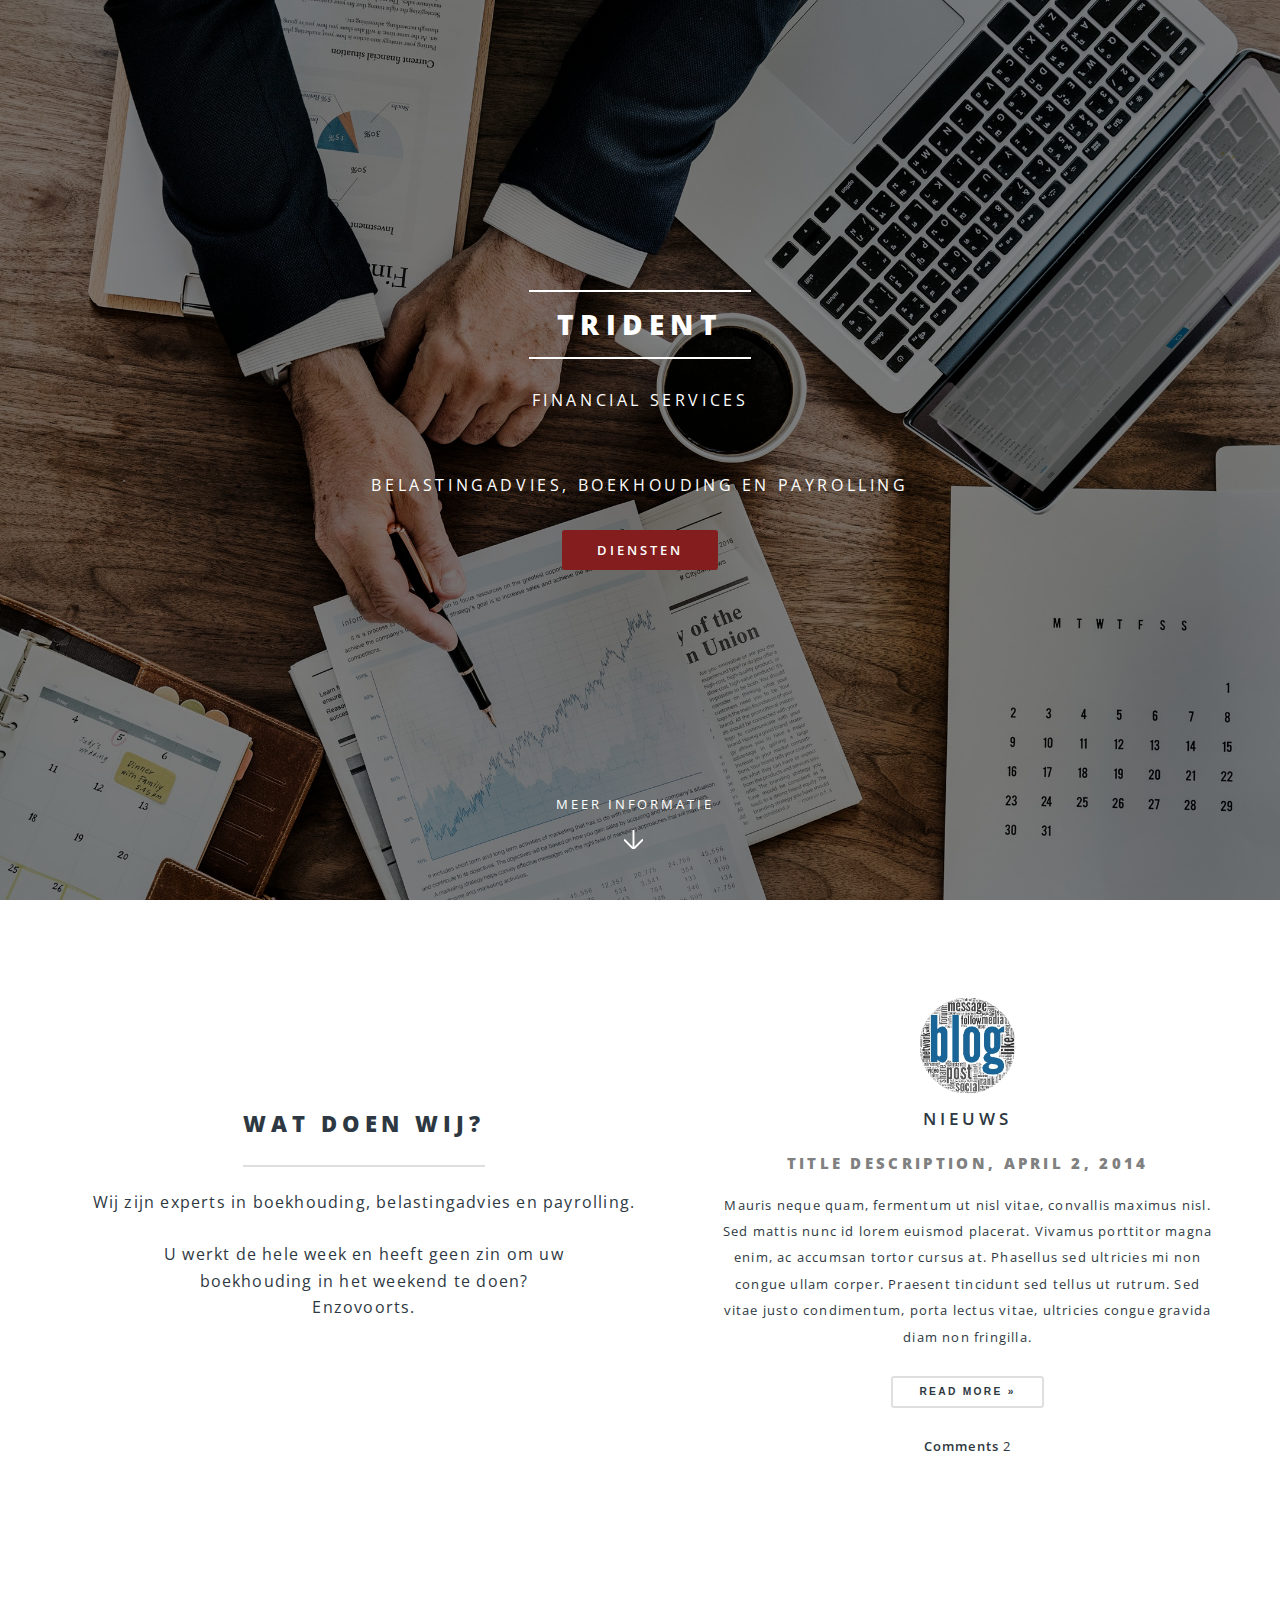
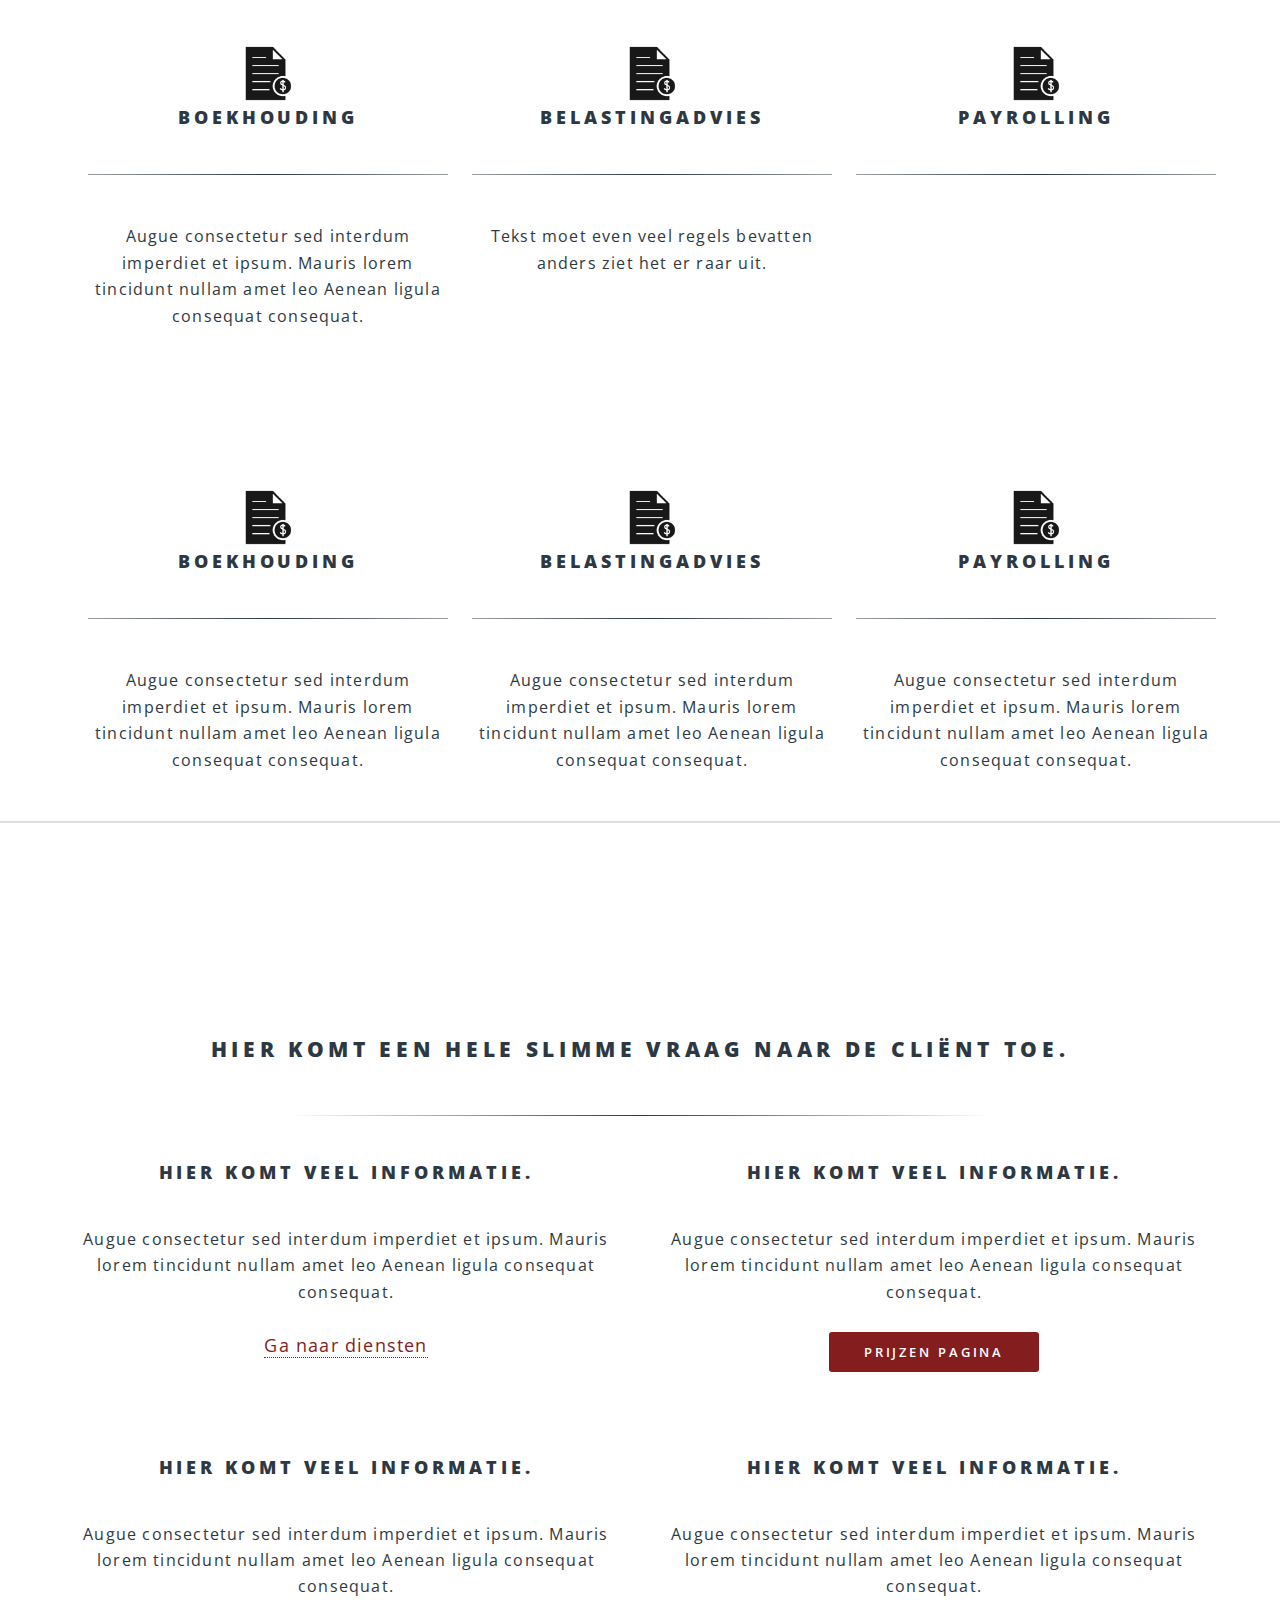
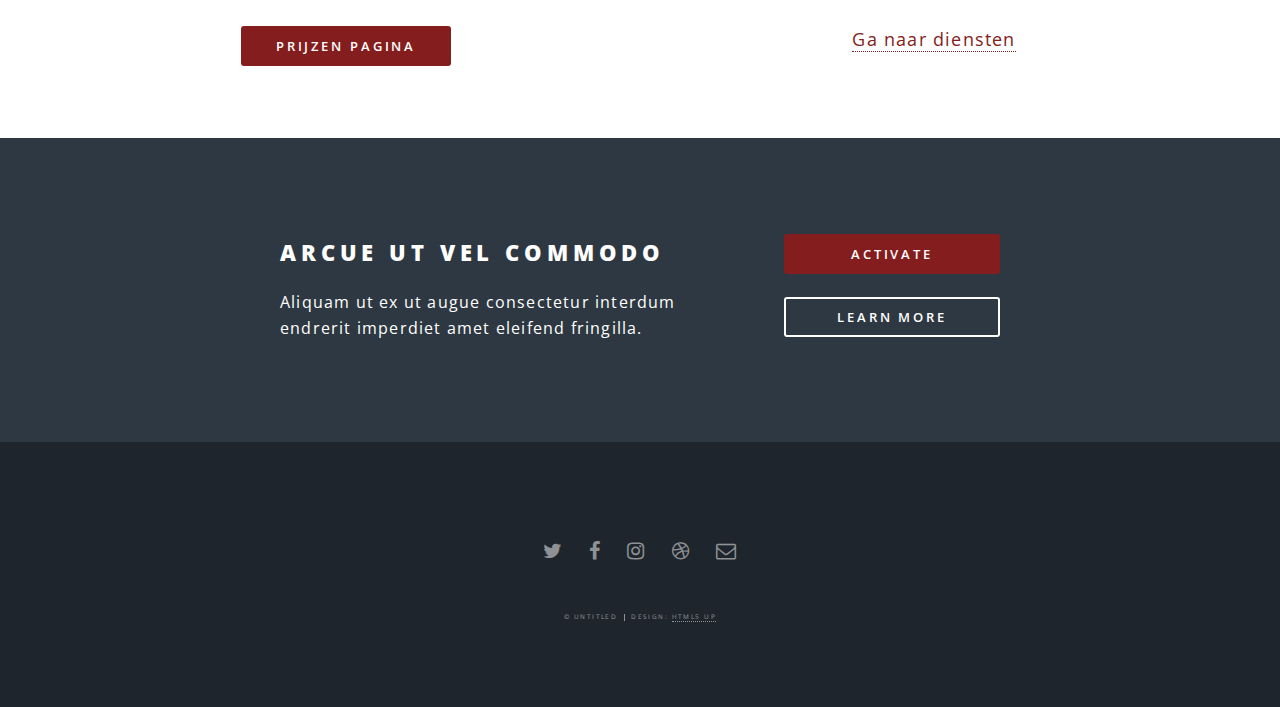
<file: index.html>
<!DOCTYPE HTML>
<!-- a test
	Spectral by HTML5 UP
	html5up.net | @ajlkn
	Free for personal and commercial use under the CCA 3.0 license (html5up.net/license)
-->
<html>
	<head>
		<title>Trident Financial Services V.O.F. Amsterdam - Homepage</title>
		<meta charset="utf-8" />
		<meta name="viewport" content="width=device-width, initial-scale=1, user-scalable=no" />
		<link rel="stylesheet" href="assets/css/main.css" />
		<link href="https://fonts.googleapis.com/css?family=Quicksand" rel="stylesheet"> 
		<noscript><link rel="stylesheet" href="assets/css/noscript.css" /></noscript>
	</head>
	<body class="landing is-preload">

		<!-- Page Wrapper -->
			<div id="page-wrapper">

				<!-- Header -->
					<header id="header" class="alt">
							<h1 class="navbar-text"></a><a href="index.html"><p href="index.html" class="btn-home fa fa-home fa-lg"></p>Trident F.S. <font color="grey">Amsterdam</font></a></h1>
							<h1 id="navbar-custom" class="navbar-text">
							  <ul class="limit">
								<il><a class="pricing-navbar-text" href="index.html">Home</a> |</il>
								<il><a class="pricing-navbar-text" href="generic.html">Over Ons</a> |</il>
								<il><div class="dropdown"><a class="pricing-navbar-text" href="diensten.html">
									Diensten</a>
									<div class="dropdown-content">
										<a href="diensten.html">Test</a>
										<a href="diensten.html">Test 2</a>
									</div>
									</div> |</il>
								<il><a class="pricing-navbar-text" href="pricing.html">Tarieven</a>	|</il>
								<il><a class="pricing-navbar-text" href="news.html">Nieuws</a></il>
							  </ul>
							</h1>
						<nav id="nav">
							<ul>
								<li class="special">
									<a href="#menu" class="menuToggle"><span>Menu</span></a>
									<div id="menu">
										<ul>
												<li><a href="index.html">Home</a></li>
												<li><a href="generic.html">Over Ons</a></li>
												<li><a href="diensten.html">Diensten</a></li>
												<li><a href="pricing.html">Tarieven</a></li>
												<li><a href="#">Sign Up</a></li>
												<li><a href="#">Log In</a></li>
										</ul>
									</div>
								</li>
							</ul>
						</nav>
					</header>

				<!-- Banner -->
					<section id="banner">
						<div class="inner">
							<h2>Trident</h2>
							<p>Financial Services</a></p>
							<br>
							<p>Belastingadvies, boekhouding en payrolling</p>
							<ul class="actions special">
								<li><a href="diensten.html" class="button primary">Diensten</a></li>
							</ul>
						</div>
						<a href="#one" class="more scrolly">Meer Informatie</a>
					</section>

				<!-- One -->
					<section id="one" class="wrapper style1 special">
						<div class="inner row" style="display: flex; align-items: center;">
							<div class="col-6 col-12-medium">
							<header class="major">
								<h2>
									Wat doen wij?
									<!-- <br />
									eget augue amet aliquet nisl cep donec -->
								</h2>
								<p>
									Wij zijn experts in boekhouding, belastingadvies en payrolling.
									<br />
									<br />
									U werkt de hele week en heeft geen zin om uw
									<br />
									 boekhouding in het weekend te doen?
									<br />
									Enzovoorts.
									</p>
							</header>
							<!-- <ul class="icons major">
								<li><span class="icon fa-diamond major style1"><span class="label">Lorem</span></span></li>
								<li><span class="icon fa-heart-o major style2"><span class="label">Ipsum</span></span></li>
								<li><span class="icon fa-code major style3"><span class="label">Dolor</span></span></li>
							</ul> -->
						</div>
						<div class="col-6 col-12-medium">
							
								<!-- <section id="one" class="wrapper style1 special">
										<div class="inner">
											 -->
												<div class="w3-card-4 w3-margin w3-white" style="font-size:80%;margin-left:10%;">
														<img src="/images/blogpost.jpg" alt="Image Placeholder" style="max-width:100px;">
														  <div class="w3-container style1">
															<h2><b>NIEUWS</b></h2>
															<h3 style="color:grey;">Title description, <span style="color:grey">April 2, 2014</span></h3>
														  </div>
													  
														  <div class="w3-container">
															<p>Mauris neque quam, fermentum ut nisl vitae, convallis maximus nisl. Sed mattis nunc id lorem euismod placerat. Vivamus porttitor magna enim, ac accumsan tortor cursus at. Phasellus sed ultricies mi non congue ullam corper. Praesent tincidunt sed
															  tellus ut rutrum. Sed vitae justo condimentum, porta lectus vitae, ultricies congue gravida diam non fringilla.</p>
															<div class="w3-row">
															  <div class="w3-col m8 s12">
																<p><button class="w3-button w3-padding-large w3-white w3-border"><b>READ MORE »</b></button></p>
															  </div>
															  <div class="w3-col m4 w3-hide-small">
																<p><span class="w3-padding-large w3-right"><b>Comments  </b> <span class="w3-badge">2</span></span></p>
															  </div>
															</div>
														  </div>
														</div>
<!-- 			
										</div>
								</section> -->

						</div>
						</div>
					</section>

				<!-- INFORMATIE -->
				
				<section id="one" class="wrapper style1 special">
						<div class="inner row text-image-block" style="display: flex;">
							<div class="col-4 col-12-medium">
								<img src="piccas/1.png" style="max-width:50px;"/><br />
								<h1>Boekhouding</h1>
								<hr>
								Augue consectetur sed interdum imperdiet et ipsum. Mauris lorem tincidunt nullam amet leo Aenean ligula consequat consequat.
							</div>
							<div class="col-4 col-12-medium">
								<img src="piccas/1.png" style="max-width:50px;"/><br />
								<h1>Belastingadvies</h1>
								<hr>
								Tekst moet even veel regels bevatten anders ziet het er raar uit.
								
							
							</div>
							<div class="col-4 col-12-medium">
								<img src="piccas/1.png" style="max-width:50px;"/><br />
								<h1>Payrolling</h1>
								<hr>
							</div>
						</div>
				</section>
<!-- 
				Alleen maar kak hier.<br />
				Alleen maar kak hier.
				Alleen maar kak hier.
				Alleen maar kak hier. -->
							
				<section id="one" class="wrapper style1 special">
						<div class="inner row text-image-block" style="display: flex; align-items: center;">
							<div class="col-4 col-12-medium">
								<img src="piccas/1.png" style="max-width:50px;"/><br />
								<h1>Boekhouding</h1>
								<hr>
								Augue consectetur sed interdum imperdiet et ipsum. Mauris lorem tincidunt nullam amet leo Aenean ligula consequat consequat.
							</div>
							<div class="col-4 col-12-medium">
								<img src="piccas/1.png" style="max-width:50px;"/><br />
								<h1>Belastingadvies</h1>
								<hr>
								Augue consectetur sed interdum imperdiet et ipsum. Mauris lorem tincidunt nullam amet leo Aenean ligula consequat consequat.
							
							</div>
							<div class="col-4 col-12-medium">
								<img src="piccas/1.png" style="max-width:50px;"/><br />
								<h1>Payrolling</h1>
								<hr>
								Augue consectetur sed interdum imperdiet et ipsum. Mauris lorem tincidunt nullam amet leo Aenean ligula consequat consequat.
							</div>
						</div>
						<hr>
				</section>

			
				<!-- MEER INFORMATIE -->
				
				<section class="wrapper style1 special">
					<div class="inner text-image-block">
						<h2>Hier komt een hele slimme vraag naar de cliënt toe.</h2>
						<hr>
						
						<div class="row">
							<div class="col-6 col-12-medium">
								<h1>Hier komt veel informatie.</h1>
								<br />
								Augue consectetur sed interdum imperdiet et ipsum. Mauris lorem tincidunt nullam amet leo Aenean ligula consequat consequat.
								<br />
								<br />
								<a href="pricing.html">Ga naar diensten</a>
							</div>
							<div class="col-6 col-12-medium">
									<h1>Hier komt veel informatie.</h1>
									<br />
									Augue consectetur sed interdum imperdiet et ipsum. Mauris lorem tincidunt nullam amet leo Aenean ligula consequat consequat.
									<br />
									<br />
									<a href="#" class="button primary small">Prijzen Pagina</a>
								</div>
							
						</div>

						<div class="row" style="padding-top:5em;">
								<div class="col-6 col-12-medium">
										<h1>Hier komt veel informatie.</h1>
										<br />
										Augue consectetur sed interdum imperdiet et ipsum. Mauris lorem tincidunt nullam amet leo Aenean ligula consequat consequat.
										<br />
										<br />
										<a href="#" class="button primary small">Prijzen Pagina</a>
									</div>
							
								<div class="col-6 col-12-medium">
									<h1>Hier komt veel informatie.</h1>
									<br />
									Augue consectetur sed interdum imperdiet et ipsum. Mauris lorem tincidunt nullam amet leo Aenean ligula consequat consequat.
									<br />
									<br />
									<a href="pricing.html">Ga naar diensten</a>
								</div>
								
								
							</div>

					</div>

				</section>
					

				<!-- Two -->
				
				<!-- <section id="two" class="wrapper alt style2">
						<section class="spotlight gradient">
							<div class="image gradient"><img src="images/pic01.jpg" alt="" class="gradient" /></div><div class="content">
								<h2>Magna primis lobortis<br />
								sed ullamcorper</h2>
								<p>Aliquam ut ex ut augue consectetur interdum. Donec hendrerit imperdiet. Mauris eleifend fringilla nullam aenean mi ligula.</p>
							</div>
						</section>
						<section class="spotlight">
							<div class="image"><img src="images/pic02.jpg" alt="" /></div><div class="content">
								<h2>Tortor dolore feugiat<br />
								elementum magna</h2>
								<p>Aliquam ut ex ut augue consectetur interdum. Donec hendrerit imperdiet. Mauris eleifend fringilla nullam aenean mi ligula.</p>
							</div>
						</section>
						<section class="spotlight">
							<div class="image"><img src="images/pic03.jpg" alt="" /></div><div class="content">
								<h2>Augue eleifend aliquet<br />
								sed condimentum</h2>
								<p>Aliquam ut ex ut augue consectetur interdum. Donec hendrerit imperdiet. Mauris eleifend fringilla nullam aenean mi ligula.</p>
							</div>
						</section>
						<section class="spotlight">
								<div class="image"><img src="images/pic03.jpg" alt="" /></div><div class="content">
									<h2>Augue eleifend aliquet<br />
									sed condimentum</h2>
									<p>Aliquam ut ex ut augue consectetur interdum. Donec hendrerit imperdiet. Mauris eleifend fringilla nullam aenean mi ligula.</p>
								</div>
							</section>
						<section class="spotlight">
								<div class="image"><img src="images/pic03.jpg" alt="" /></div><div class="content">
									<h2>Augue eleifend aliquet<br />
									sed condimentum</h2>
									<p>Aliquam ut ex ut augue consectetur interdum. Donec hendrerit imperdiet. Mauris eleifend fringilla nullam aenean mi ligula.</p>
								</div>
							</section>
					</section> -->

				<!-- Three -->
					<!-- <section id="three" class="wrapper style3 special">
						<div class="inner">
							<header class="major">
								<h2>Accumsan mus tortor nunc aliquet</h2>
								<p>Aliquam ut ex ut augue consectetur interdum. Donec amet imperdiet eleifend<br />
								fringilla tincidunt. Nullam dui leo Aenean mi ligula, rhoncus ullamcorper.</p>
							</header>
							<ul class="features">
								<li class="icon fa-paper-plane-o">
									<h3>Arcu accumsan</h3>
									<p>Augue consectetur sed interdum imperdiet et ipsum. Mauris lorem tincidunt nullam amet leo Aenean ligula consequat consequat.</p>
								</li>
								<li class="icon fa-laptop">
									<h3>Ac Augue Eget</h3>
									<p>Augue consectetur sed interdum imperdiet et ipsum. Mauris lorem tincidunt nullam amet leo Aenean ligula consequat consequat.</p>
								</li>
								<li class="icon fa-code">
									<h3>Mus Scelerisque</h3>
									<p>Augue consectetur sed interdum imperdiet et ipsum. Mauris lorem tincidunt nullam amet leo Aenean ligula consequat consequat.</p>
								</li>
								<li class="icon fa-headphones">
									<h3>Mauris Imperdiet</h3>
									<p>Augue consectetur sed interdum imperdiet et ipsum. Mauris lorem tincidunt nullam amet leo Aenean ligula consequat consequat.</p>
								</li>
								<li class="icon fa-heart-o">
									<h3>Aenean Primis</h3>
									<p>Augue consectetur sed interdum imperdiet et ipsum. Mauris lorem tincidunt nullam amet leo Aenean ligula consequat consequat.</p>
								</li>
								<li class="icon fa-flag-o">
									<h3>Tortor Ut</h3>
									<p>Augue consectetur sed interdum imperdiet et ipsum. Mauris lorem tincidunt nullam amet leo Aenean ligula consequat consequat.</p>
								</li>
							</ul>
						</div>
					</section> -->
					

								


				<!-- CTA -->
					<section id="cta" class="wrapper style4">
						<div class="inner">
							<header>
								<h2>Arcue ut vel commodo</h2>
								<p>Aliquam ut ex ut augue consectetur interdum endrerit imperdiet amet eleifend fringilla.</p>
							</header>
							<ul class="actions stacked">
								<li><a href="#" class="button fit primary">Activate</a></li>
								<li><a href="#" class="button fit">Learn More</a></li>
							</ul>
						</div>
					</section>

				<!-- Footer -->
					<footer id="footer">
						<ul class="icons">
							<li><a href="#" class="icon fa-twitter"><span class="label">Twitter</span></a></li>
							<li><a href="#" class="icon fa-facebook"><span class="label">Facebook</span></a></li>
							<li><a href="#" class="icon fa-instagram"><span class="label">Instagram</span></a></li>
							<li><a href="#" class="icon fa-dribbble"><span class="label">Dribbble</span></a></li>
							<li><a href="#" class="icon fa-envelope-o"><span class="label">Email</span></a></li>
						</ul>
						<ul class="copyright">
							<li>&copy; Untitled</li><li>Design: <a href="http://html5up.net">HTML5 UP</a></li>
						</ul>
					</footer>

			</div>

		<!-- Scripts -->
			<script src="assets/js/jquery.min.js"></script>
			<script src="assets/js/jquery.scrollex.min.js"></script>
			<script src="assets/js/jquery.scrolly.min.js"></script>
			<script src="assets/js/browser.min.js"></script>
			<script src="assets/js/breakpoints.min.js"></script>
			<script src="assets/js/util.js"></script>
			<script src="assets/js/main.js"></script>

	</body>
</html>
</file>
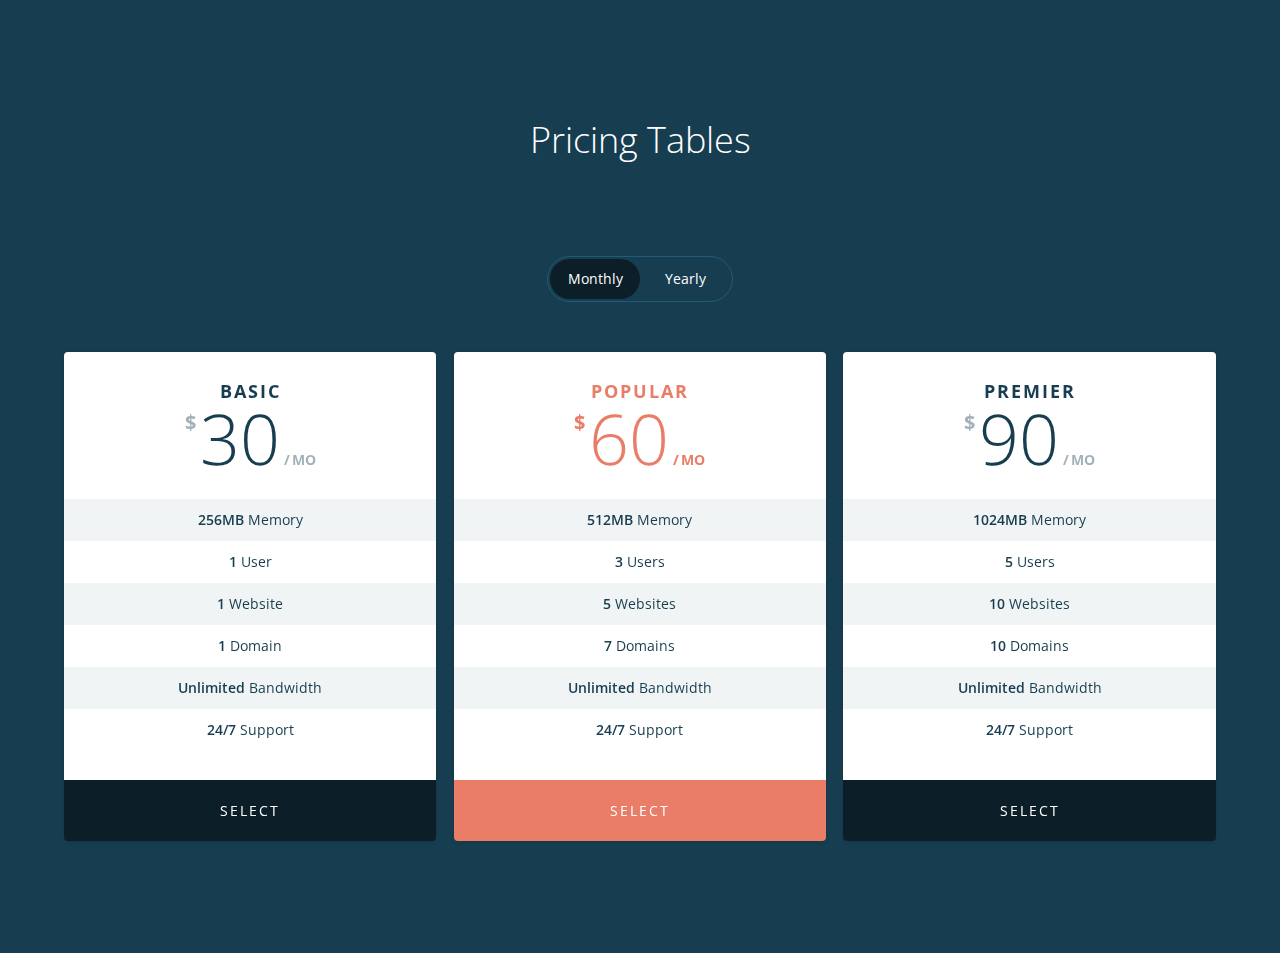
<file: pricing-table/index.html>
<!doctype html>
<html lang="en" class="no-js">
<head>
	<meta charset="UTF-8">
	<meta name="viewport" content="width=device-width, initial-scale=1">

	<link href='http://fonts.googleapis.com/css?family=Open+Sans:400,300,700' rel='stylesheet' type='text/css'>

	<link rel="stylesheet" href="css/reset.css"> <!-- CSS reset -->
	<link rel="stylesheet" href="css/style.css"> <!-- Resource style -->
	<script src="js/modernizr.js"></script> <!-- Modernizr -->
  	
	<title>Pricing Tables | CodyHouse</title>
</head>
<body>
	<header class="cd-header">
		<h1>Pricing Tables</h1>
	</header>

	
	<div class="cd-pricing-container cd-has-margins">
		<div class="cd-pricing-switcher">
			<p class="fieldset">
				<input type="radio" name="duration-2" value="monthly" id="monthly-2" checked>
				<label for="monthly-2">Monthly</label>
				<input type="radio" name="duration-2" value="yearly" id="yearly-2">
				<label for="yearly-2">Yearly</label>
				<span class="cd-switch"></span>
			</p>
		</div> <!-- .cd-pricing-switcher -->

		<ul class="cd-pricing-list cd-bounce-invert">
			<li>
				<ul class="cd-pricing-wrapper">
					<li data-type="monthly" class="is-visible">
						<header class="cd-pricing-header">
							<h2>Basic</h2>

							<div class="cd-price">
								<span class="cd-currency">$</span>
								<span class="cd-value">30</span>
								<span class="cd-duration">mo</span>
							</div>
						</header> <!-- .cd-pricing-header -->

						<div class="cd-pricing-body">
							<ul class="cd-pricing-features">
								<li><em>256MB</em> Memory</li>
								<li><em>1</em> User</li>
								<li><em>1</em> Website</li>
								<li><em>1</em> Domain</li>
								<li><em>Unlimited</em> Bandwidth</li>
								<li><em>24/7</em> Support</li>
							</ul>
						</div> <!-- .cd-pricing-body -->

						<footer class="cd-pricing-footer">
							<a class="cd-select" href="http://codyhouse.co/?p=429">Select</a>
						</footer>  <!-- .cd-pricing-footer -->
					</li>

					<li data-type="yearly" class="is-hidden">
						<header class="cd-pricing-header">
							<h2>Basic</h2>

							<div class="cd-price">
								<span class="cd-currency">$</span>
								<span class="cd-value">320</span>
								<span class="cd-duration">yr</span>
							</div>
						</header> <!-- .cd-pricing-header -->

						<div class="cd-pricing-body">
							<ul class="cd-pricing-features">
								<li><em>256MB</em> Memory</li>
								<li><em>1</em> User</li>
								<li><em>1</em> Website</li>
								<li><em>1</em> Domain</li>
								<li><em>Unlimited</em> Bandwidth</li>
								<li><em>24/7</em> Support</li>
							</ul>
						</div> <!-- .cd-pricing-body -->

						<footer class="cd-pricing-footer">
							<a class="cd-select" href="http://codyhouse.co/?p=429">Select</a>
						</footer>  <!-- .cd-pricing-footer -->
					</li>
				</ul> <!-- .cd-pricing-wrapper -->
			</li>

			<li class="cd-popular">
				<ul class="cd-pricing-wrapper">
					<li data-type="monthly" class="is-visible">
						<header class="cd-pricing-header">
							<h2>Popular</h2>
							<div class="cd-price">
								<span class="cd-currency">$</span>
								<span class="cd-value">60</span>
								<span class="cd-duration">mo</span>
							</div>
						</header> <!-- .cd-pricing-header -->

						<div class="cd-pricing-body">
							<ul class="cd-pricing-features">
								<li><em>512MB</em> Memory</li>
								<li><em>3</em> Users</li>
								<li><em>5</em> Websites</li>
								<li><em>7</em> Domains</li>
								<li><em>Unlimited</em> Bandwidth</li>
								<li><em>24/7</em> Support</li>
							</ul>
						</div> <!-- .cd-pricing-body -->

						<footer class="cd-pricing-footer">
							<a class="cd-select" href="http://codyhouse.co/?p=429">Select</a>
						</footer>  <!-- .cd-pricing-footer -->
					</li>

					<li data-type="yearly" class="is-hidden">
						<header class="cd-pricing-header">
							<h2>Popular</h2>

							<div class="cd-price">
								<span class="cd-currency">$</span>
								<span class="cd-value">630</span>
								<span class="cd-duration">yr</span>
							</div>
						</header> <!-- .cd-pricing-header -->

						<div class="cd-pricing-body">
							<ul class="cd-pricing-features">
								<li><em>512MB</em> Memory</li>
								<li><em>3</em> Users</li>
								<li><em>5</em> Websites</li>
								<li><em>7</em> Domains</li>
								<li><em>Unlimited</em> Bandwidth</li>
								<li><em>24/7</em> Support</li>
							</ul>
						</div> <!-- .cd-pricing-body -->

						<footer class="cd-pricing-footer">
							<a class="cd-select" href="http://codyhouse.co/?p=429">Select</a>
						</footer>  <!-- .cd-pricing-footer -->
					</li>
				</ul> <!-- .cd-pricing-wrapper -->
			</li>

			<li>
				<ul class="cd-pricing-wrapper">
					<li data-type="monthly" class="is-visible">
						<header class="cd-pricing-header">
							<h2>Premier</h2>

							<div class="cd-price">
								<span class="cd-currency">$</span>
								<span class="cd-value">90</span>
								<span class="cd-duration">mo</span>
							</div>
						</header> <!-- .cd-pricing-header -->

						<div class="cd-pricing-body">
							<ul class="cd-pricing-features">
								<li><em>1024MB</em> Memory</li>
								<li><em>5</em> Users</li>
								<li><em>10</em> Websites</li>
								<li><em>10</em> Domains</li>
								<li><em>Unlimited</em> Bandwidth</li>
								<li><em>24/7</em> Support</li>
							</ul>
						</div> <!-- .cd-pricing-body -->

						<footer class="cd-pricing-footer">
							<a class="cd-select" href="http://codyhouse.co/?p=429">Select</a>
						</footer>  <!-- .cd-pricing-footer -->
					</li>

					<li data-type="yearly" class="is-hidden">
						<header class="cd-pricing-header">
							<h2>Premier</h2>

							<div class="cd-price">
								<span class="cd-currency">$</span>
								<span class="cd-value">950</span>
								<span class="cd-duration">yr</span>
							</div>
						</header> <!-- .cd-pricing-header -->

						<div class="cd-pricing-body">
							<ul class="cd-pricing-features">
								<li><em>1024MB</em> Memory</li>
								<li><em>5</em> Users</li>
								<li><em>10</em> Websites</li>
								<li><em>10</em> Domains</li>
								<li><em>Unlimited</em> Bandwidth</li>
								<li><em>24/7</em> Support</li>
							</ul>
						</div> <!-- .cd-pricing-body -->

						<footer class="cd-pricing-footer">
							<a class="cd-select" href="http://codyhouse.co/?p=429">Select</a>
						</footer>  <!-- .cd-pricing-footer -->
					</li>
				</ul> <!-- .cd-pricing-wrapper -->
			</li>
		</ul> <!-- .cd-pricing-list -->
	</div> <!-- .cd-pricing-container -->	
<script src="js/jquery-2.1.1.js"></script>
<script src="js/main.js"></script> <!-- Resource jQuery -->
</body>
</html>
</file>
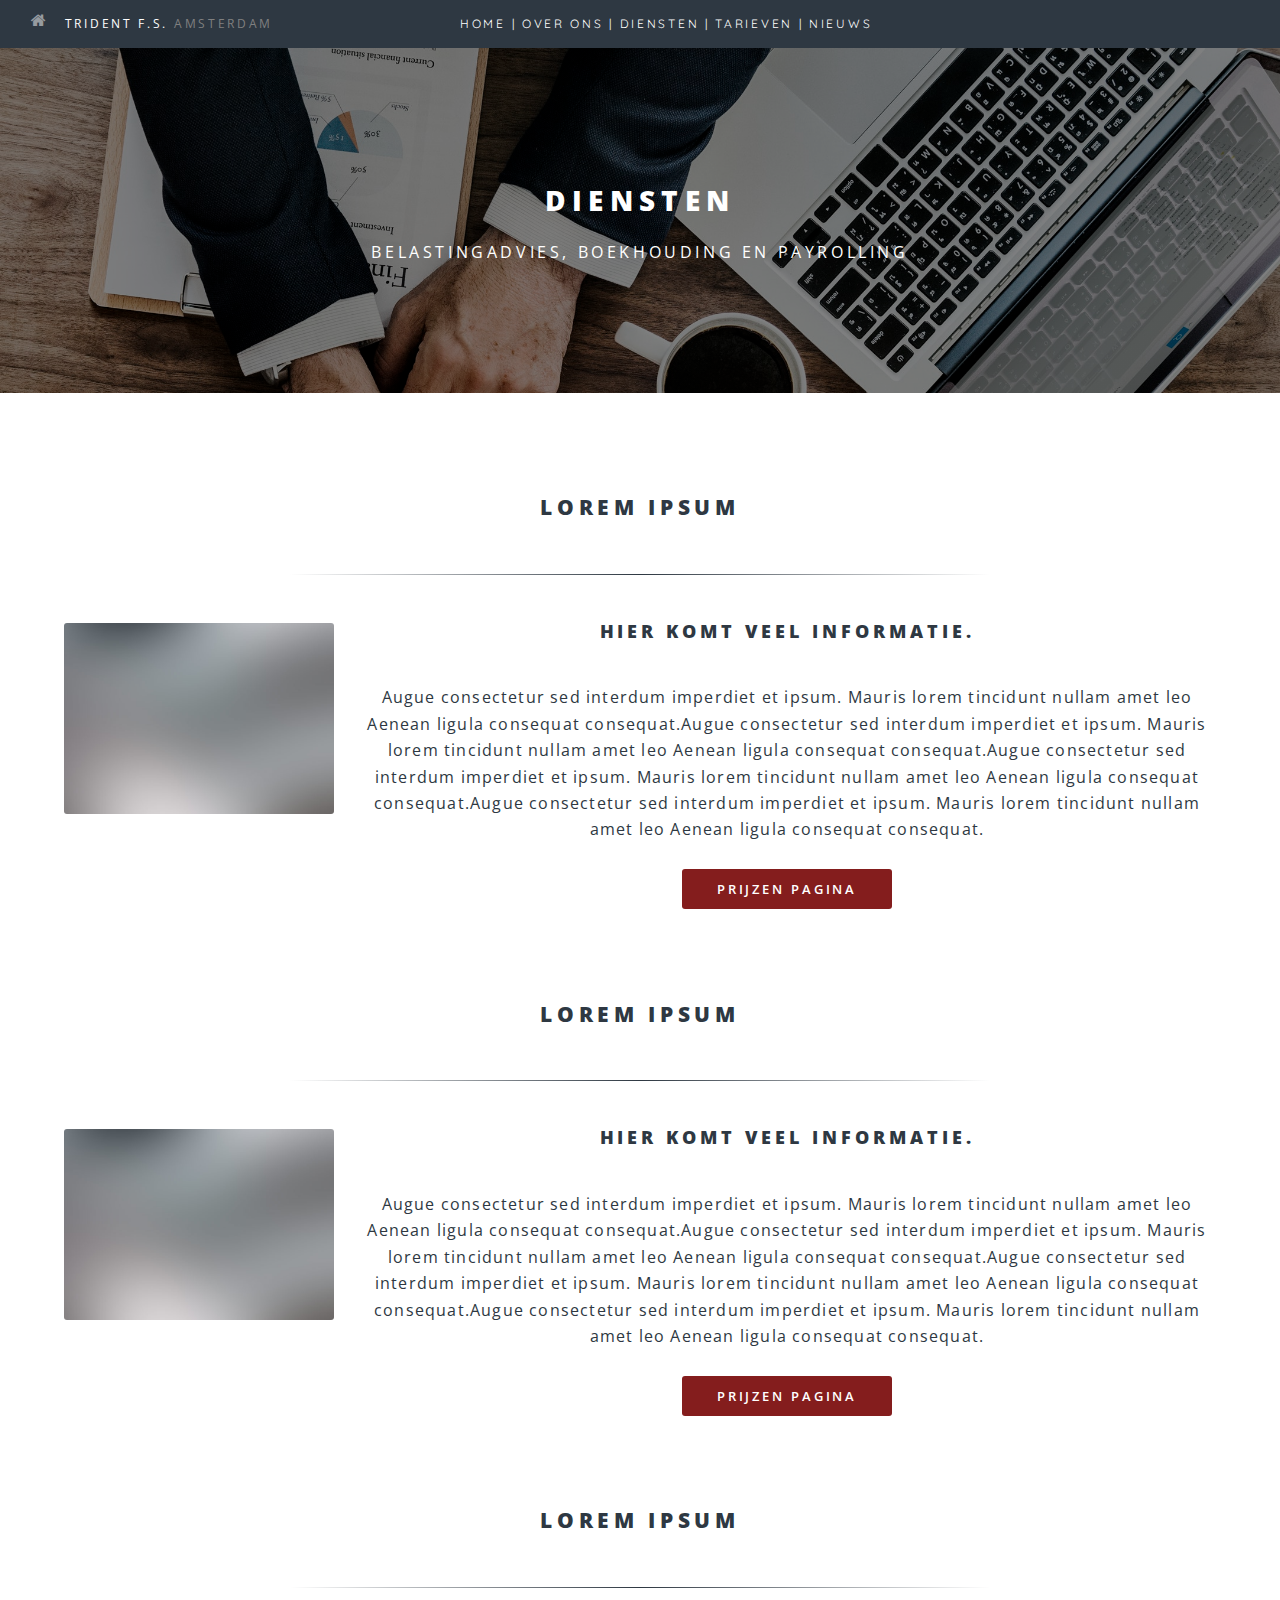
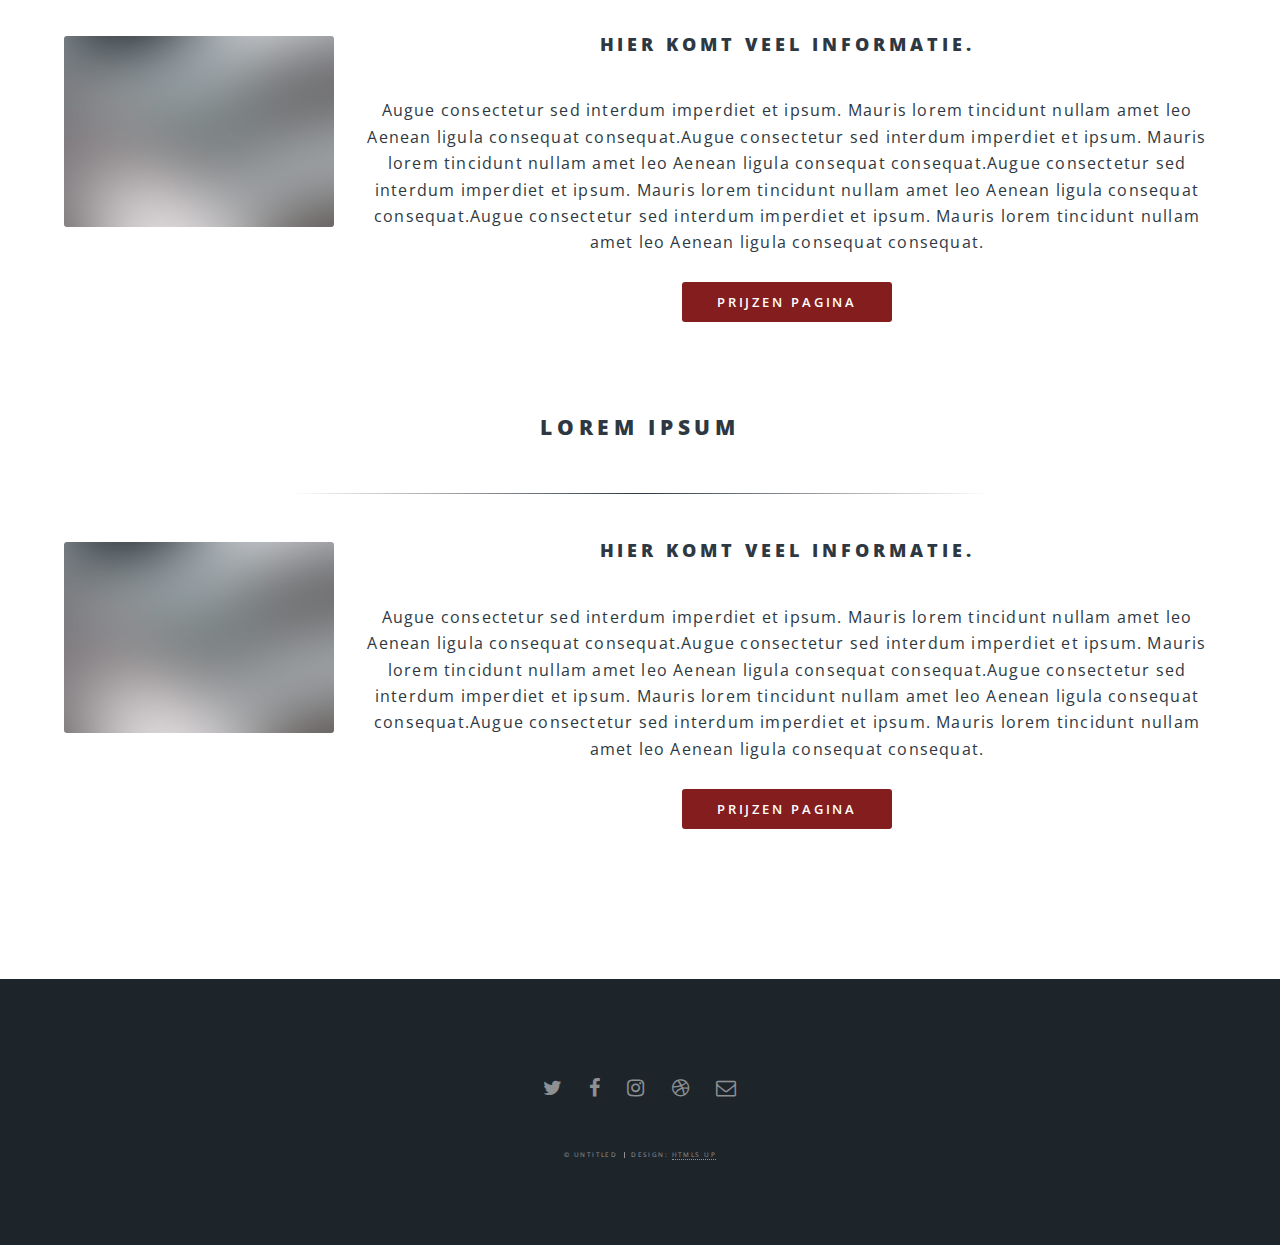
<file: diensten.html>
<!DOCTYPE HTML>
<!--
	Spectral by HTML5 UP
	html5up.net | @ajlkn
	Free for personal and commercial use under the CCA 3.0 license (html5up.net/license)
-->
<html>
	<head>
		<title>Trident Financial Services - Diensten - Belastingadvies, administratie/boekhouding en payrolling </title>
		<meta charset="utf-8" />
		<meta name="viewport" content="width=device-width, initial-scale=1, user-scalable=no" />
		<link rel="stylesheet" href="assets/css/main.css" />
		<link href="https://fonts.googleapis.com/css?family=Quicksand" rel="stylesheet"> 
		<noscript><link rel="stylesheet" href="assets/css/noscript.css" /></noscript>
	</head>
	<body class="is-preload">

		<!-- Page Wrapper -->
			<div id="page-wrapper">

				<!-- Header -->
					<header id="header">
							<h1 class="navbar-text"></a><a href="index.html"><p href="index.html" class="btn-home fa fa-home fa-lg"></p>Trident F.S. <font color="grey">Amsterdam</font></a></h1>
							<h1 id="navbar-custom" class="navbar-text">
									<ul class="limit">
									  <il><a class="pricing-navbar-text" href="index.html">Home</a> |</il>
									  <il><a class="pricing-navbar-text" href="generic.html">Over Ons</a> |</il>
									  <il><div class="dropdown"><a class="pricing-navbar-text" href="diensten.html">
										  Diensten</a>
										  <div class="dropdown-content">
											  <a href="diensten.html">Test</a>
											  <a href="diensten.html">Test 2</a>
										  </div>
										  </div> |</il>
									  <il><a class="pricing-navbar-text" href="pricing.html">Tarieven</a>	|</il>
									  <il><a class="pricing-navbar-text" href="news.html">Nieuws</a></il>
									</ul>
								  </h1>
						<nav id="nav">
							<ul>
								<li class="special">
									<a href="#menu" class="menuToggle"><span>Menu</span></a>
									<div id="menu">
										<ul>
											<li><a href="index.html">Home</a></li>
											<li><a href="generic.html">Over Ons</a></li>
											<li><a href="diensten.html">Diensten</a></li>
											<li><a href="pricing.html">Tarieven</a></li>
											<li><a href="#">Sign Up</a></li>
											<li><a href="#">Log In</a></li>
										</ul>
									</div>
								</li>
							</ul>
						</nav>
					</header>

				<!-- Main -->
					<article id="main">
						<header>
							<h2>Diensten</h2>
							<p>Belastingadvies, boekhouding en payrolling</p>
						</header>

						<section class="wrapper style1 special">
								<div class="inner text-image-block">
										<h2>LOREM IPSUM</h2>
										<hr>
										
										<div class="row">
											<div class="col-3 col-12-medium">
												<div class="image fit"><img src="images/pic01.jpg" style="max-width:300px";/></div>
											</div>
											<div class="col-9 col-12-medium">
												<h1>Hier komt veel informatie.</h1>
												<br />
												Augue consectetur sed interdum imperdiet et ipsum. Mauris lorem tincidunt nullam amet leo Aenean ligula consequat consequat.Augue consectetur sed interdum imperdiet et ipsum. Mauris lorem tincidunt nullam amet leo Aenean ligula consequat consequat.Augue consectetur sed interdum imperdiet et ipsum. Mauris lorem tincidunt nullam amet leo Aenean ligula consequat consequat.Augue consectetur sed interdum imperdiet et ipsum. Mauris lorem tincidunt nullam amet leo Aenean ligula consequat consequat.
												<br />
												<br />
												<a href="#" class="button primary small">Prijzen Pagina</a>
											</div>
										</div>
										<br />
										<br />
										<br />
									</div>		
							
									<div class="inner text-image-block">
											<h2>LOREM IPSUM</h2>
											<hr>
											
											<div class="row">
												<div class="col-3 col-12-medium">
													<div class="image fit"><img src="images/pic01.jpg" style="max-width:300px";/></div>
												</div>
												<div class="col-9 col-12-medium">
													<h1>Hier komt veel informatie.</h1>
													<br />
													Augue consectetur sed interdum imperdiet et ipsum. Mauris lorem tincidunt nullam amet leo Aenean ligula consequat consequat.Augue consectetur sed interdum imperdiet et ipsum. Mauris lorem tincidunt nullam amet leo Aenean ligula consequat consequat.Augue consectetur sed interdum imperdiet et ipsum. Mauris lorem tincidunt nullam amet leo Aenean ligula consequat consequat.Augue consectetur sed interdum imperdiet et ipsum. Mauris lorem tincidunt nullam amet leo Aenean ligula consequat consequat.
													<br />
													<br />
													<a href="#" class="button primary small">Prijzen Pagina</a>
												</div>
											</div>
											<br />
											<br />
											<br />
										</div>		

										<div class="inner text-image-block">
												<h2>LOREM IPSUM</h2>
												<hr>
												
												<div class="row">
													<div class="col-3 col-12-medium">
														<div class="image fit"><img src="images/pic01.jpg" style="max-width:300px";/></div>
													</div>
													<div class="col-9 col-12-medium">
														<h1>Hier komt veel informatie.</h1>
														<br />
														Augue consectetur sed interdum imperdiet et ipsum. Mauris lorem tincidunt nullam amet leo Aenean ligula consequat consequat.Augue consectetur sed interdum imperdiet et ipsum. Mauris lorem tincidunt nullam amet leo Aenean ligula consequat consequat.Augue consectetur sed interdum imperdiet et ipsum. Mauris lorem tincidunt nullam amet leo Aenean ligula consequat consequat.Augue consectetur sed interdum imperdiet et ipsum. Mauris lorem tincidunt nullam amet leo Aenean ligula consequat consequat.
														<br />
														<br />
														<a href="#" class="button primary small">Prijzen Pagina</a>
													</div>
												</div>
												<br />
												<br />
												<br />
											</div>		

											<div class="inner text-image-block">
													<h2>LOREM IPSUM</h2>
													<hr>
													
													<div class="row">
														<div class="col-3 col-12-medium">
															<div class="image fit"><img src="images/pic01.jpg" style="max-width:300px";/></div>
														</div>
														<div class="col-9 col-12-medium">
															<h1>Hier komt veel informatie.</h1>
															<br />
															Augue consectetur sed interdum imperdiet et ipsum. Mauris lorem tincidunt nullam amet leo Aenean ligula consequat consequat.Augue consectetur sed interdum imperdiet et ipsum. Mauris lorem tincidunt nullam amet leo Aenean ligula consequat consequat.Augue consectetur sed interdum imperdiet et ipsum. Mauris lorem tincidunt nullam amet leo Aenean ligula consequat consequat.Augue consectetur sed interdum imperdiet et ipsum. Mauris lorem tincidunt nullam amet leo Aenean ligula consequat consequat.
															<br />
															<br />
															<a href="#" class="button primary small">Prijzen Pagina</a>
														</div>
													</div>
													<br />
													<br />
													<br />
												</div>		
									

									
							</section>


					</article>

				<!-- Footer -->
					<footer id="footer">
						<ul class="icons">
							<li><a href="#" class="icon fa-twitter"><span class="label">Twitter</span></a></li>
							<li><a href="#" class="icon fa-facebook"><span class="label">Facebook</span></a></li>
							<li><a href="#" class="icon fa-instagram"><span class="label">Instagram</span></a></li>
							<li><a href="#" class="icon fa-dribbble"><span class="label">Dribbble</span></a></li>
							<li><a href="#" class="icon fa-envelope-o"><span class="label">Email</span></a></li>
						</ul>
						<ul class="copyright">
							<li>&copy; Untitled</li><li>Design: <a href="http://html5up.net">HTML5 UP</a></li>
						</ul>
					</footer>

			</div>

		<!-- Scripts -->
			<script src="assets/js/jquery.min.js"></script>
			<script src="assets/js/jquery.scrollex.min.js"></script>
			<script src="assets/js/jquery.scrolly.min.js"></script>
			<script src="assets/js/browser.min.js"></script>
			<script src="assets/js/breakpoints.min.js"></script>
			<script src="assets/js/util.js"></script>
			<script src="assets/js/main.js"></script>

	</body>
</html>
</file>
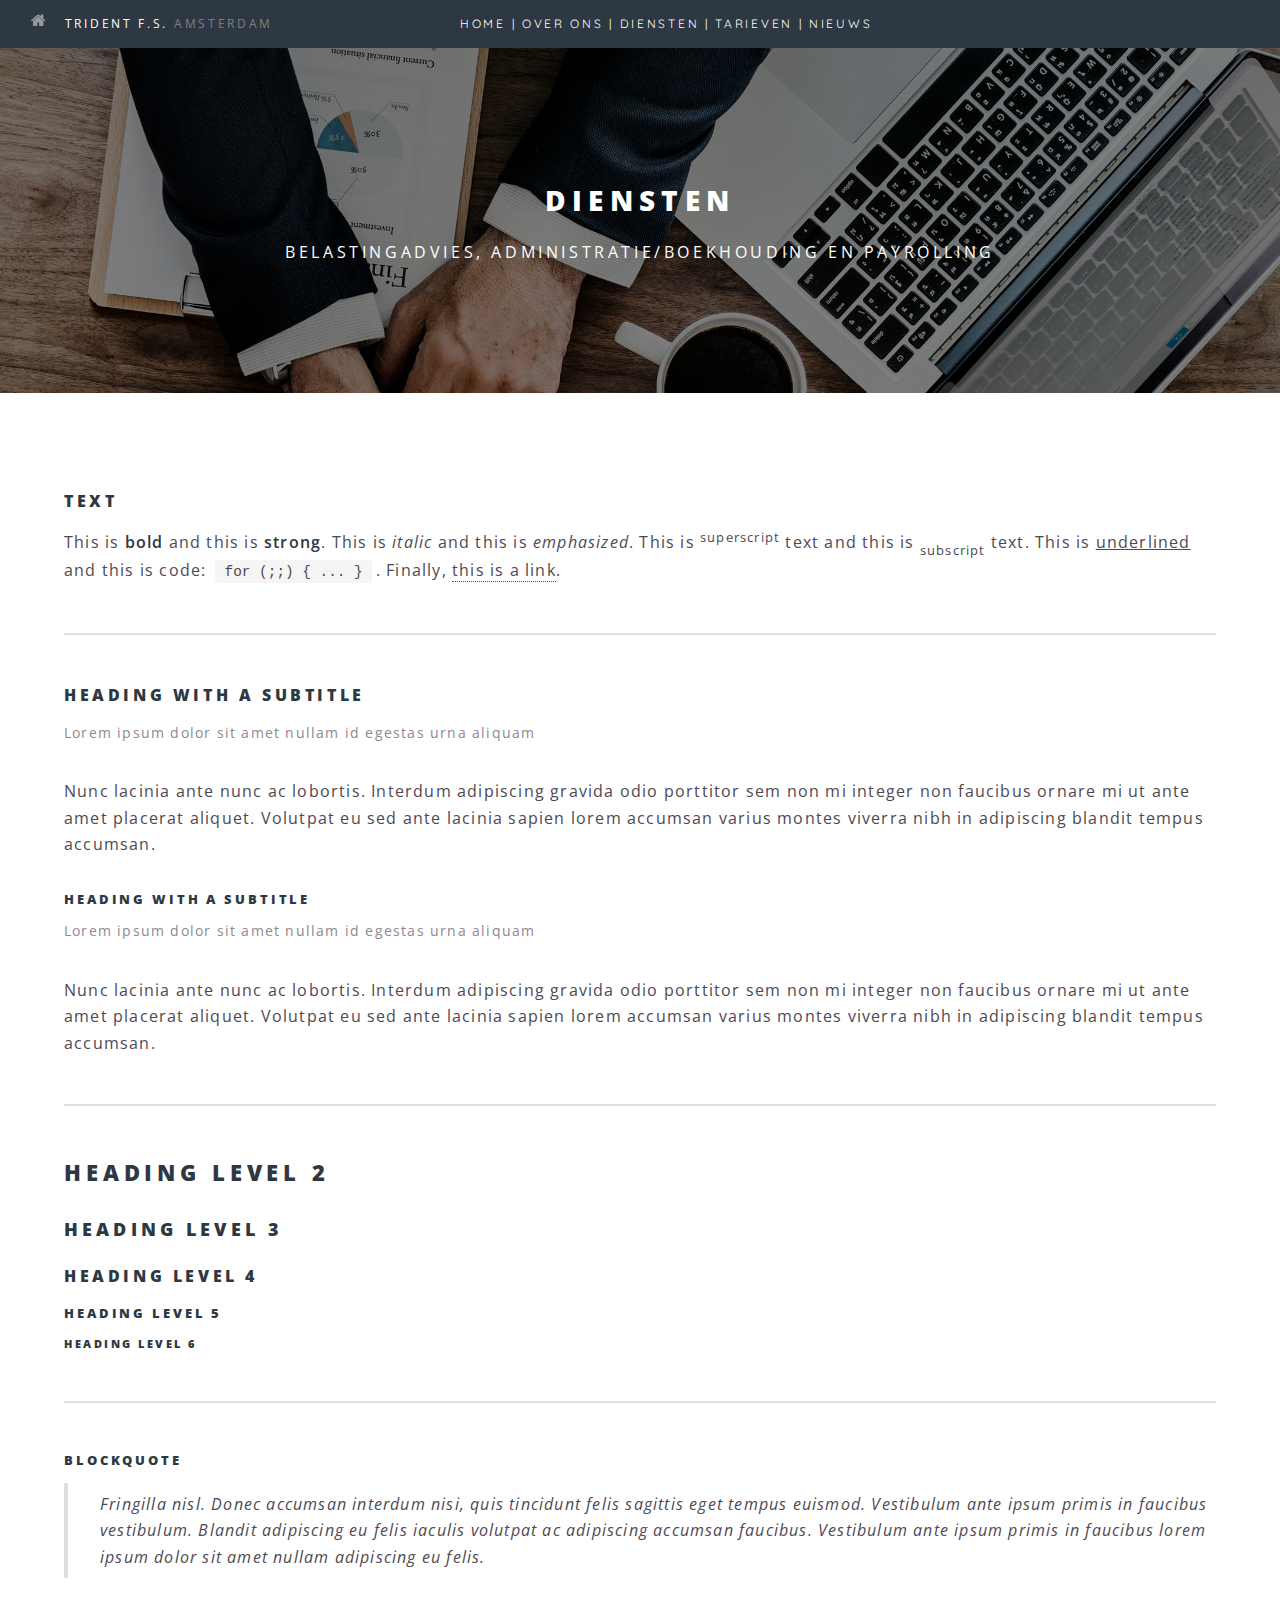
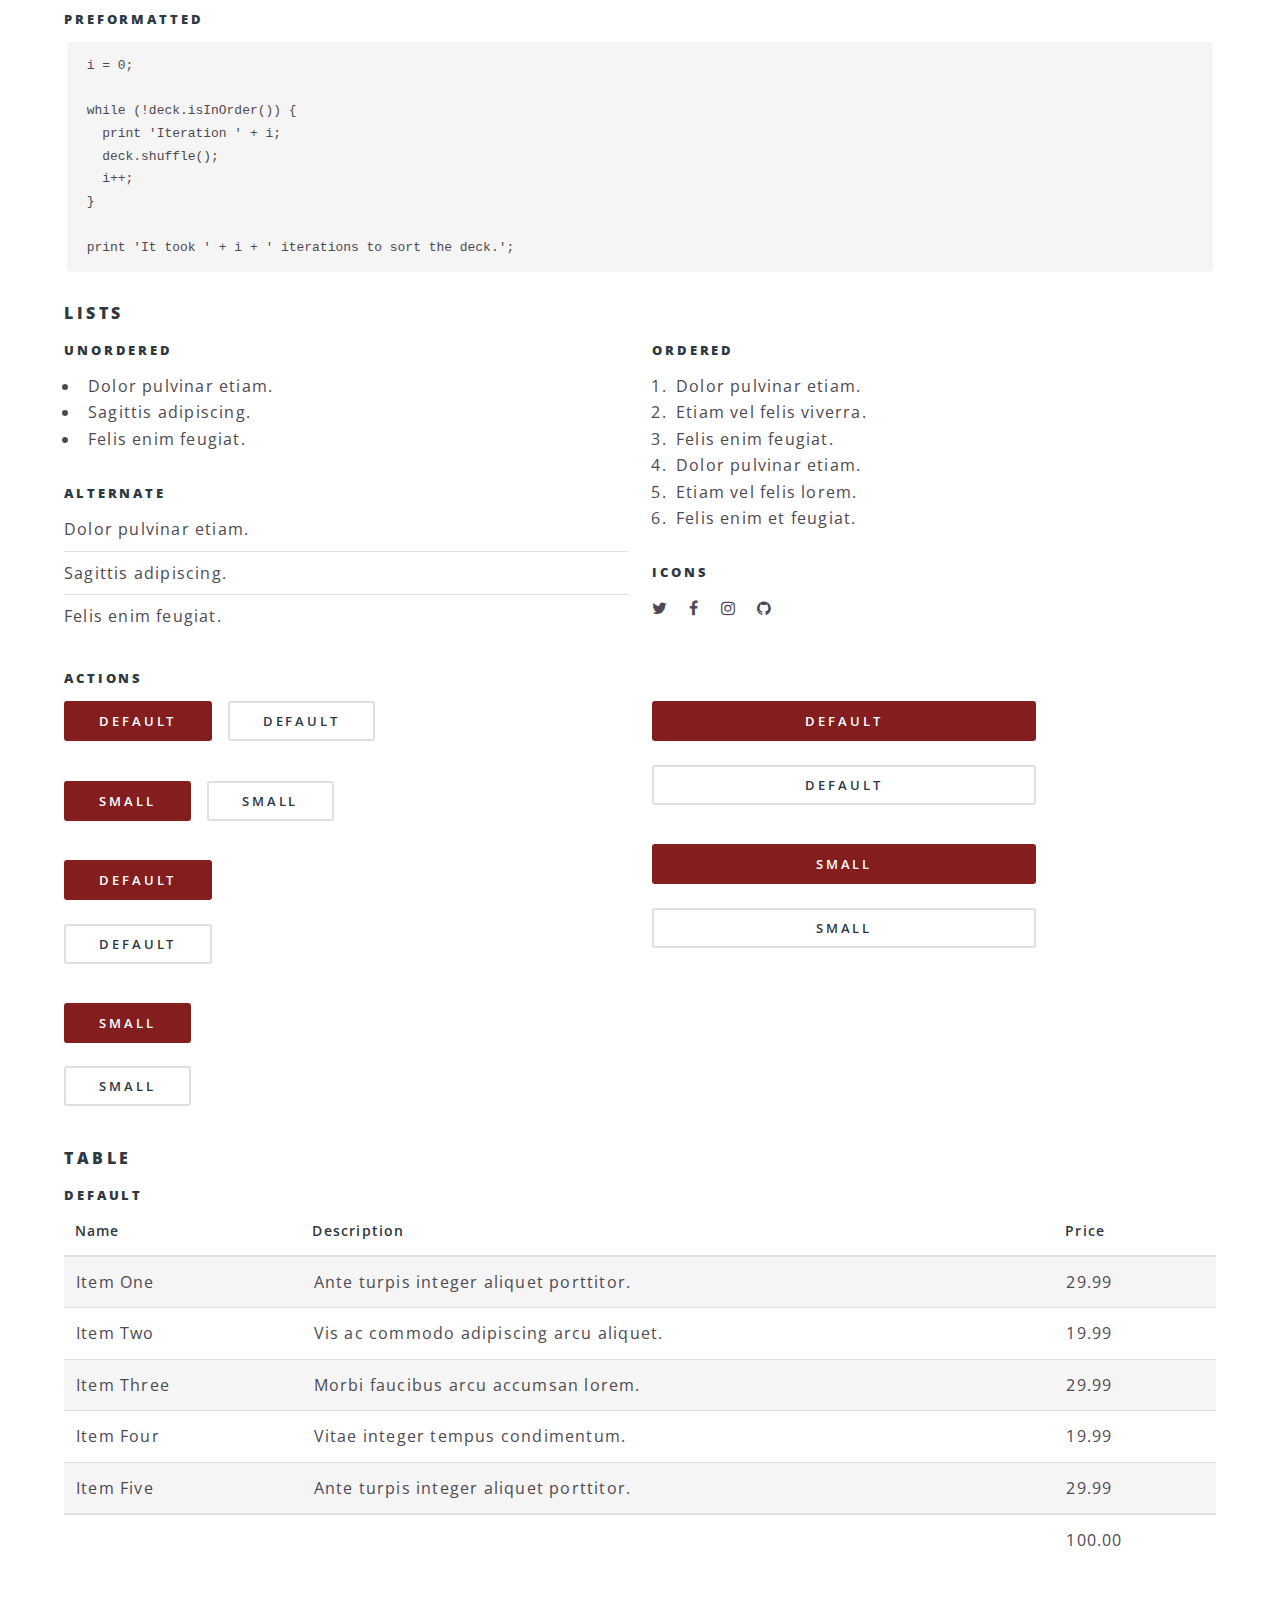
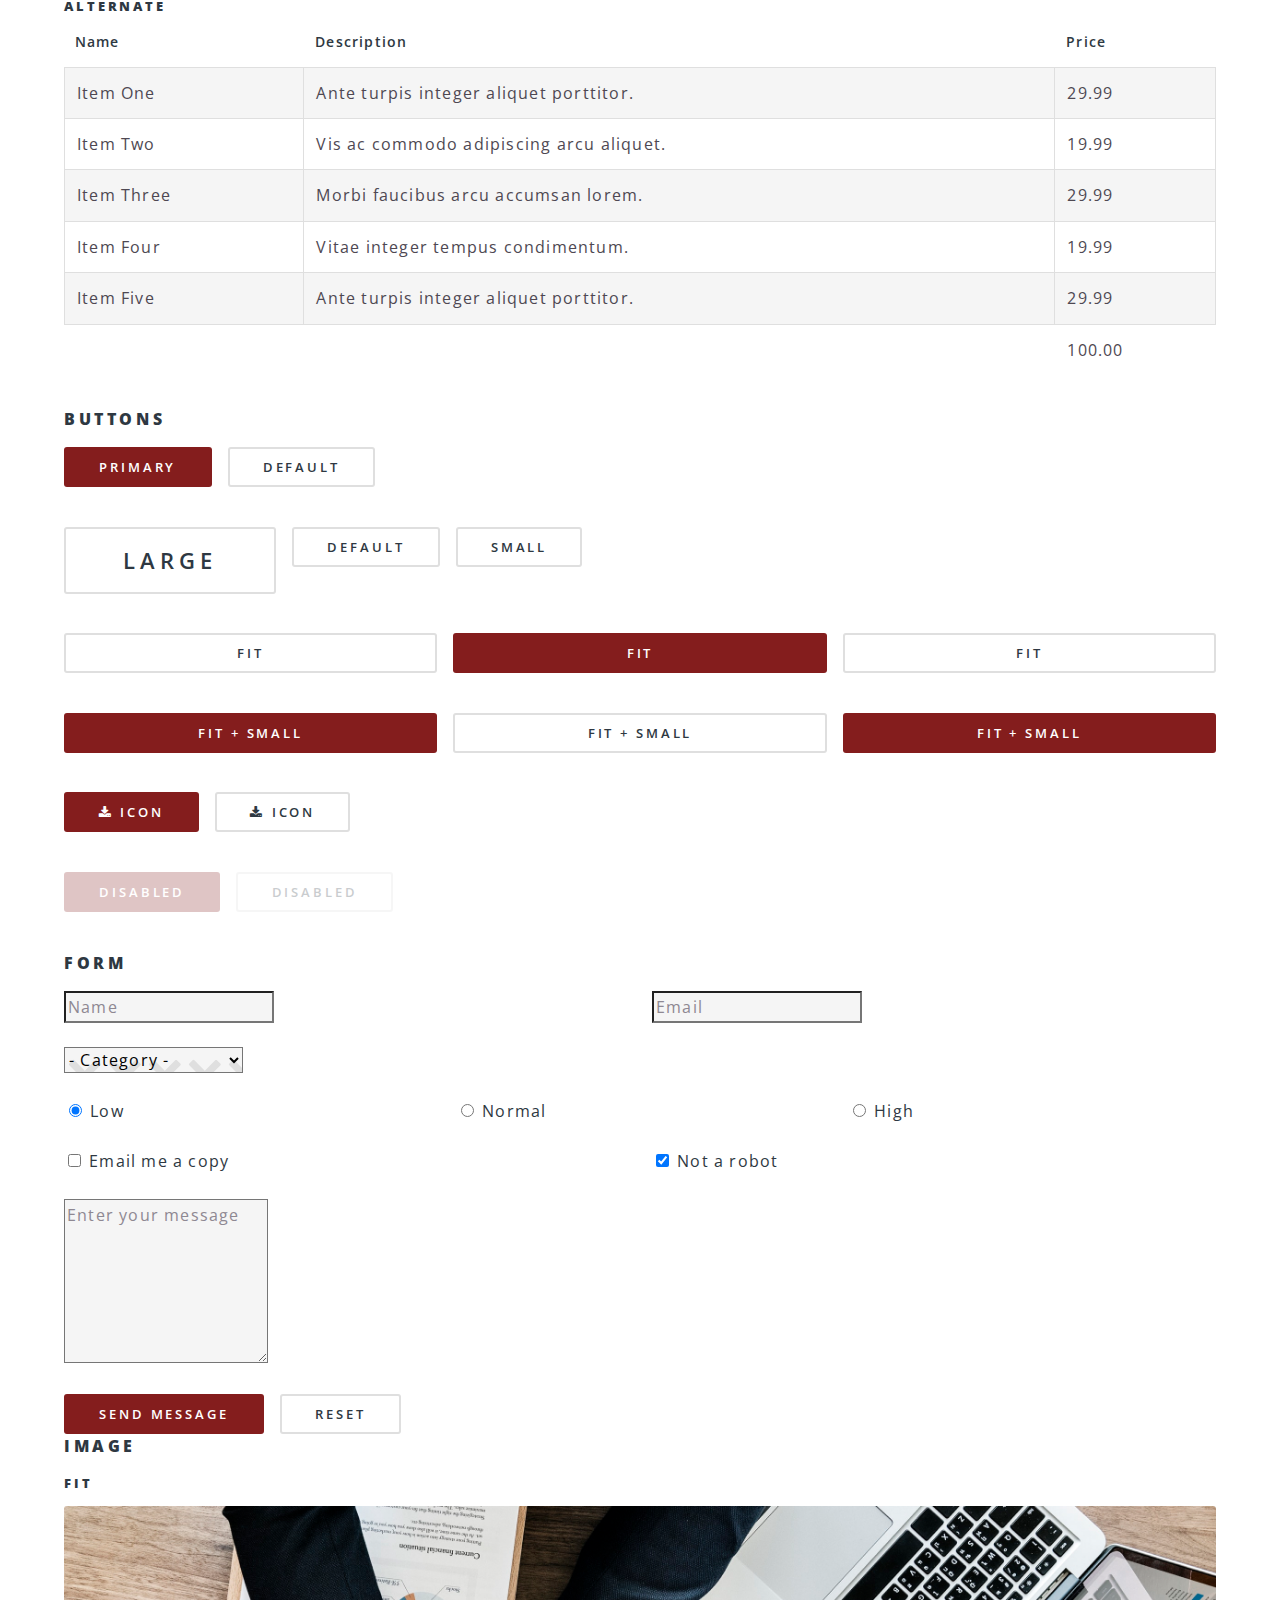
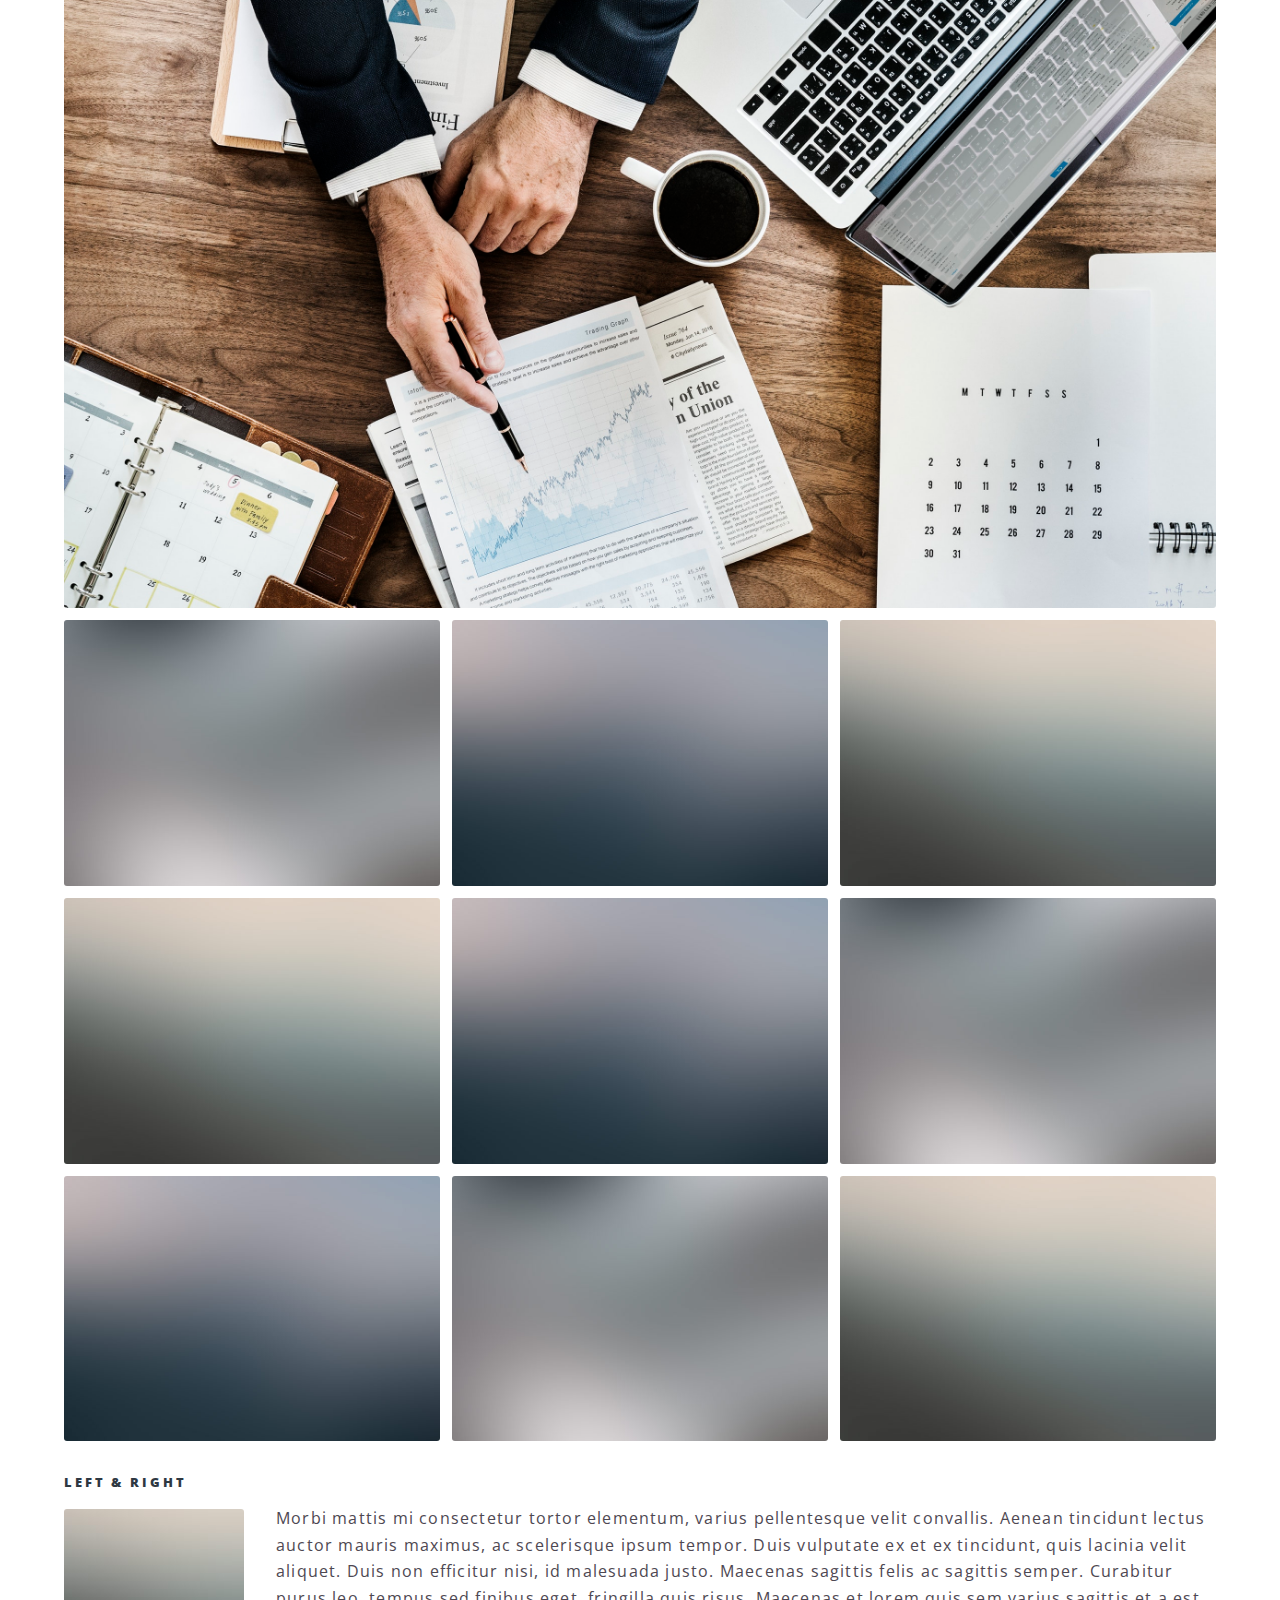
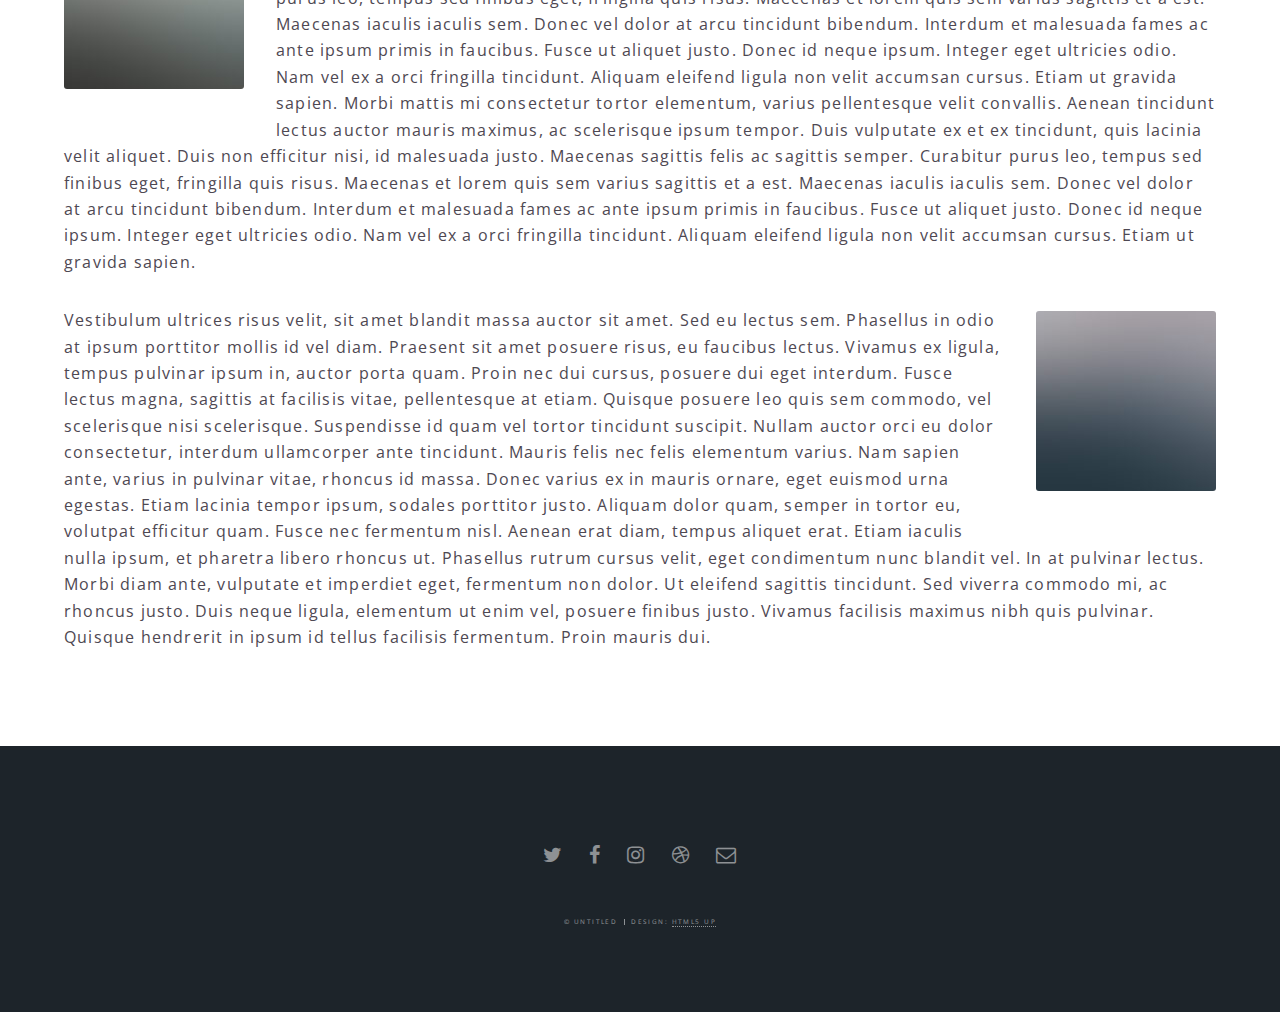
<file: elements.html>
<!DOCTYPE HTML>
<!--
	Spectral by HTML5 UP
	html5up.net | @ajlkn
	Free for personal and commercial use under the CCA 3.0 license (html5up.net/license)
-->
<html>
	<head>
		<title>Trident Financial Services - Diensten - Belastingadvies, administratie/boekhouding en payrolling </title>
		<meta charset="utf-8" />
		<meta name="viewport" content="width=device-width, initial-scale=1, user-scalable=no" />
		<link rel="stylesheet" href="assets/css/main.css" />
		<link href="https://fonts.googleapis.com/css?family=Quicksand" rel="stylesheet"> 
		<noscript><link rel="stylesheet" href="assets/css/noscript.css" /></noscript>
	</head>
	<body class="is-preload">

		<!-- Page Wrapper -->
			<div id="page-wrapper">

				<!-- Header -->
					<header id="header">
							<h1 class="navbar-text"></a><a href="index.html"><p href="index.html" class="btn-home fa fa-home fa-lg"></p>Trident F.S. <font color="grey">Amsterdam</font></a></h1>
							<h1 id="navbar-custom" class="navbar-text">
									<ul class="limit">
									  <il><a class="pricing-navbar-text" href="index.html">Home</a> |</il>
									  <il><a class="pricing-navbar-text" href="generic.html">Over Ons</a> |</il>
									  <il><div class="dropdown"><a class="pricing-navbar-text" href="elements.html">
										  Diensten</a>
										  <div class="dropdown-content">
											  <a href="elements.html">Test</a>
											  <a href="elements.html">Test 2</a>
										  </div>
										  </div> |</il>
									  <il><a class="pricing-navbar-text" href="pricing.html">Tarieven</a>	|</il>
									  <il><a class="pricing-navbar-text" href="news.html">Nieuws</a></il>
									</ul>
								  </h1>
						<nav id="nav">
							<ul>
								<li class="special">
									<a href="#menu" class="menuToggle"><span>Menu</span></a>
									<div id="menu">
										<ul>
											<li><a href="index.html">Home</a></li>
											<li><a href="generic.html">Over Ons</a></li>
											<li><a href="elements.html">Diensten</a></li>
											<li><a href="pricing.html">Tarieven</a></li>
											<li><a href="#">Sign Up</a></li>
											<li><a href="#">Log In</a></li>
										</ul>
									</div>
								</li>
							</ul>
						</nav>
					</header>

				<!-- Main -->
					<article id="main">
						<header>
							<h2>Diensten</h2>
							<p>Belastingadvies, administratie/boekhouding en payrolling</p>
						</header>
						<section class="wrapper style5">
							<div class="inner">

								<section>
									<h4>Text</h4>
									<p>This is <b>bold</b> and this is <strong>strong</strong>. This is <i>italic</i> and this is <em>emphasized</em>.
									This is <sup>superscript</sup> text and this is <sub>subscript</sub> text.
									This is <u>underlined</u> and this is code: <code>for (;;) { ... }</code>. Finally, <a href="#">this is a link</a>.</p>
									<hr />
									<header>
										<h4>Heading with a Subtitle</h4>
										<p>Lorem ipsum dolor sit amet nullam id egestas urna aliquam</p>
									</header>
									<p>Nunc lacinia ante nunc ac lobortis. Interdum adipiscing gravida odio porttitor sem non mi integer non faucibus ornare mi ut ante amet placerat aliquet. Volutpat eu sed ante lacinia sapien lorem accumsan varius montes viverra nibh in adipiscing blandit tempus accumsan.</p>
									<header>
										<h5>Heading with a Subtitle</h5>
										<p>Lorem ipsum dolor sit amet nullam id egestas urna aliquam</p>
									</header>
									<p>Nunc lacinia ante nunc ac lobortis. Interdum adipiscing gravida odio porttitor sem non mi integer non faucibus ornare mi ut ante amet placerat aliquet. Volutpat eu sed ante lacinia sapien lorem accumsan varius montes viverra nibh in adipiscing blandit tempus accumsan.</p>
									<hr />
									<h2>Heading Level 2</h2>
									<h3>Heading Level 3</h3>
									<h4>Heading Level 4</h4>
									<h5>Heading Level 5</h5>
									<h6>Heading Level 6</h6>
									<hr />
									<h5>Blockquote</h5>
									<blockquote>Fringilla nisl. Donec accumsan interdum nisi, quis tincidunt felis sagittis eget tempus euismod. Vestibulum ante ipsum primis in faucibus vestibulum. Blandit adipiscing eu felis iaculis volutpat ac adipiscing accumsan faucibus. Vestibulum ante ipsum primis in faucibus lorem ipsum dolor sit amet nullam adipiscing eu felis.</blockquote>
									<h5>Preformatted</h5>
									<pre><code>i = 0;

while (!deck.isInOrder()) {
  print 'Iteration ' + i;
  deck.shuffle();
  i++;
}

print 'It took ' + i + ' iterations to sort the deck.';</code></pre>
								</section>

								<section>
									<h4>Lists</h4>
									<div class="row">
										<div class="col-6 col-12-medium">
											<h5>Unordered</h5>
											<ul>
												<li>Dolor pulvinar etiam.</li>
												<li>Sagittis adipiscing.</li>
												<li>Felis enim feugiat.</li>
											</ul>
											<h5>Alternate</h5>
											<ul class="alt">
												<li>Dolor pulvinar etiam.</li>
												<li>Sagittis adipiscing.</li>
												<li>Felis enim feugiat.</li>
											</ul>
										</div>
										<div class="col-6 col-12-medium">
											<h5>Ordered</h5>
											<ol>
												<li>Dolor pulvinar etiam.</li>
												<li>Etiam vel felis viverra.</li>
												<li>Felis enim feugiat.</li>
												<li>Dolor pulvinar etiam.</li>
												<li>Etiam vel felis lorem.</li>
												<li>Felis enim et feugiat.</li>
											</ol>
											<h5>Icons</h5>
											<ul class="icons">
												<li><a href="#" class="icon fa-twitter"><span class="label">Twitter</span></a></li>
												<li><a href="#" class="icon fa-facebook"><span class="label">Facebook</span></a></li>
												<li><a href="#" class="icon fa-instagram"><span class="label">Instagram</span></a></li>
												<li><a href="#" class="icon fa-github"><span class="label">Github</span></a></li>
											</ul>
										</div>
									</div>
									<h5>Actions</h5>
									<div class="row">
										<div class="col-6 col-12-medium">
											<ul class="actions">
												<li><a href="#" class="button primary">Default</a></li>
												<li><a href="#" class="button">Default</a></li>
											</ul>
											<ul class="actions small">
												<li><a href="#" class="button primary small">Small</a></li>
												<li><a href="#" class="button small">Small</a></li>
											</ul>
											<ul class="actions stacked">
												<li><a href="#" class="button primary">Default</a></li>
												<li><a href="#" class="button">Default</a></li>
											</ul>
											<ul class="actions stacked">
												<li><a href="#" class="button primary small">Small</a></li>
												<li><a href="#" class="button small">Small</a></li>
											</ul>
										</div>
										<div class="col-6 col-12-medium">
											<ul class="actions stacked">
												<li><a href="#" class="button primary fit">Default</a></li>
												<li><a href="#" class="button fit">Default</a></li>
											</ul>
											<ul class="actions stacked">
												<li><a href="#" class="button primary small fit">Small</a></li>
												<li><a href="#" class="button small fit">Small</a></li>
											</ul>
										</div>
									</div>
								</section>

								<section>
									<h4>Table</h4>
									<h5>Default</h5>
									<div class="table-wrapper">
										<table>
											<thead>
												<tr>
													<th>Name</th>
													<th>Description</th>
													<th>Price</th>
												</tr>
											</thead>
											<tbody>
												<tr>
													<td>Item One</td>
													<td>Ante turpis integer aliquet porttitor.</td>
													<td>29.99</td>
												</tr>
												<tr>
													<td>Item Two</td>
													<td>Vis ac commodo adipiscing arcu aliquet.</td>
													<td>19.99</td>
												</tr>
												<tr>
													<td>Item Three</td>
													<td> Morbi faucibus arcu accumsan lorem.</td>
													<td>29.99</td>
												</tr>
												<tr>
													<td>Item Four</td>
													<td>Vitae integer tempus condimentum.</td>
													<td>19.99</td>
												</tr>
												<tr>
													<td>Item Five</td>
													<td>Ante turpis integer aliquet porttitor.</td>
													<td>29.99</td>
												</tr>
											</tbody>
											<tfoot>
												<tr>
													<td colspan="2"></td>
													<td>100.00</td>
												</tr>
											</tfoot>
										</table>
									</div>

									<h5>Alternate</h5>
									<div class="table-wrapper">
										<table class="alt">
											<thead>
												<tr>
													<th>Name</th>
													<th>Description</th>
													<th>Price</th>
												</tr>
											</thead>
											<tbody>
												<tr>
													<td>Item One</td>
													<td>Ante turpis integer aliquet porttitor.</td>
													<td>29.99</td>
												</tr>
												<tr>
													<td>Item Two</td>
													<td>Vis ac commodo adipiscing arcu aliquet.</td>
													<td>19.99</td>
												</tr>
												<tr>
													<td>Item Three</td>
													<td> Morbi faucibus arcu accumsan lorem.</td>
													<td>29.99</td>
												</tr>
												<tr>
													<td>Item Four</td>
													<td>Vitae integer tempus condimentum.</td>
													<td>19.99</td>
												</tr>
												<tr>
													<td>Item Five</td>
													<td>Ante turpis integer aliquet porttitor.</td>
													<td>29.99</td>
												</tr>
											</tbody>
											<tfoot>
												<tr>
													<td colspan="2"></td>
													<td>100.00</td>
												</tr>
											</tfoot>
										</table>
									</div>
								</section>

								<section>
									<h4>Buttons</h4>
									<ul class="actions">
										<li><a href="#" class="button primary">Primary</a></li>
										<li><a href="#" class="button">Default</a></li>
									</ul>
									<ul class="actions">
										<li><a href="#" class="button large">Large</a></li>
										<li><a href="#" class="button">Default</a></li>
										<li><a href="#" class="button small">Small</a></li>
									</ul>
									<ul class="actions fit">
										<li><a href="#" class="button fit">Fit</a></li>
										<li><a href="#" class="button primary fit">Fit</a></li>
										<li><a href="#" class="button fit">Fit</a></li>
									</ul>
									<ul class="actions fit small">
										<li><a href="#" class="button primary fit small">Fit + Small</a></li>
										<li><a href="#" class="button fit small">Fit + Small</a></li>
										<li><a href="#" class="button primary fit small">Fit + Small</a></li>
									</ul>
									<ul class="actions">
										<li><a href="#" class="button primary icon fa-download">Icon</a></li>
										<li><a href="#" class="button icon fa-download">Icon</a></li>
									</ul>
									<ul class="actions">
										<li><span class="button primary disabled">Disabled</span></li>
										<li><span class="button disabled">Disabled</span></li>
									</ul>
								</section>

								<section>
									<h4>Form</h4>
									<form method="post" action="#">
										<div class="row gtr-uniform">
											<div class="col-6 col-12-xsmall">
												<input type="text" name="demo-name" id="demo-name" value="" placeholder="Name" />
											</div>
											<div class="col-6 col-12-xsmall">
												<input type="email" name="demo-email" id="demo-email" value="" placeholder="Email" />
											</div>
											<div class="col-12">
												<select name="demo-category" id="demo-category">
													<option value="">- Category -</option>
													<option value="1">Manufacturing</option>
													<option value="1">Shipping</option>
													<option value="1">Administration</option>
													<option value="1">Human Resources</option>
												</select>
											</div>
											<div class="col-4 col-12-small">
												<input type="radio" id="demo-priority-low" name="demo-priority" checked>
												<label for="demo-priority-low">Low</label>
											</div>
											<div class="col-4 col-12-small">
												<input type="radio" id="demo-priority-normal" name="demo-priority">
												<label for="demo-priority-normal">Normal</label>
											</div>
											<div class="col-4 col-12-small">
												<input type="radio" id="demo-priority-high" name="demo-priority">
												<label for="demo-priority-high">High</label>
											</div>
											<div class="col-6 col-12-small">
												<input type="checkbox" id="demo-copy" name="demo-copy">
												<label for="demo-copy">Email me a copy</label>
											</div>
											<div class="col-6 col-12-small">
												<input type="checkbox" id="demo-human" name="demo-human" checked>
												<label for="demo-human">Not a robot</label>
											</div>
											<div class="col-12">
												<textarea name="demo-message" id="demo-message" placeholder="Enter your message" rows="6"></textarea>
											</div>
											<div class="col-12">
												<ul class="actions">
													<li><input type="submit" value="Send Message" class="primary" /></li>
													<li><input type="reset" value="Reset" /></li>
												</ul>
											</div>
										</div>
									</form>
								</section>

								<section>
									<h4>Image</h4>
									<h5>Fit</h5>
									<div class="box alt">
										<div class="row gtr-50 gtr-uniform">
											<div class="col-12"><span class="image fit"><img src="images/banner.jpg" alt="" /></span></div>
											<div class="col-4"><span class="image fit"><img src="images/pic01.jpg" alt="" /></span></div>
											<div class="col-4"><span class="image fit"><img src="images/pic02.jpg" alt="" /></span></div>
											<div class="col-4"><span class="image fit"><img src="images/pic03.jpg" alt="" /></span></div>
											<div class="col-4"><span class="image fit"><img src="images/pic03.jpg" alt="" /></span></div>
											<div class="col-4"><span class="image fit"><img src="images/pic02.jpg" alt="" /></span></div>
											<div class="col-4"><span class="image fit"><img src="images/pic01.jpg" alt="" /></span></div>
											<div class="col-4"><span class="image fit"><img src="images/pic02.jpg" alt="" /></span></div>
											<div class="col-4"><span class="image fit"><img src="images/pic01.jpg" alt="" /></span></div>
											<div class="col-4"><span class="image fit"><img src="images/pic03.jpg" alt="" /></span></div>
										</div>
									</div>
									<h5>Left &amp; Right</h5>
									<p><span class="image left"><img src="images/pic04.jpg" alt="" /></span>Morbi mattis mi consectetur tortor elementum, varius pellentesque velit convallis. Aenean tincidunt lectus auctor mauris maximus, ac scelerisque ipsum tempor. Duis vulputate ex et ex tincidunt, quis lacinia velit aliquet. Duis non efficitur nisi, id malesuada justo. Maecenas sagittis felis ac sagittis semper. Curabitur purus leo, tempus sed finibus eget, fringilla quis risus. Maecenas et lorem quis sem varius sagittis et a est. Maecenas iaculis iaculis sem. Donec vel dolor at arcu tincidunt bibendum. Interdum et malesuada fames ac ante ipsum primis in faucibus. Fusce ut aliquet justo. Donec id neque ipsum. Integer eget ultricies odio. Nam vel ex a orci fringilla tincidunt. Aliquam eleifend ligula non velit accumsan cursus. Etiam ut gravida sapien. Morbi mattis mi consectetur tortor elementum, varius pellentesque velit convallis. Aenean tincidunt lectus auctor mauris maximus, ac scelerisque ipsum tempor. Duis vulputate ex et ex tincidunt, quis lacinia velit aliquet. Duis non efficitur nisi, id malesuada justo. Maecenas sagittis felis ac sagittis semper. Curabitur purus leo, tempus sed finibus eget, fringilla quis risus. Maecenas et lorem quis sem varius sagittis et a est. Maecenas iaculis iaculis sem. Donec vel dolor at arcu tincidunt bibendum. Interdum et malesuada fames ac ante ipsum primis in faucibus. Fusce ut aliquet justo. Donec id neque ipsum. Integer eget ultricies odio. Nam vel ex a orci fringilla tincidunt. Aliquam eleifend ligula non velit accumsan cursus. Etiam ut gravida sapien.</p>
									<p><span class="image right"><img src="images/pic05.jpg" alt="" /></span>Vestibulum ultrices risus velit, sit amet blandit massa auctor sit amet. Sed eu lectus sem. Phasellus in odio at ipsum porttitor mollis id vel diam. Praesent sit amet posuere risus, eu faucibus lectus. Vivamus ex ligula, tempus pulvinar ipsum in, auctor porta quam. Proin nec dui cursus, posuere dui eget interdum. Fusce lectus magna, sagittis at facilisis vitae, pellentesque at etiam. Quisque posuere leo quis sem commodo, vel scelerisque nisi scelerisque. Suspendisse id quam vel tortor tincidunt suscipit. Nullam auctor orci eu dolor consectetur, interdum ullamcorper ante tincidunt. Mauris felis nec felis elementum varius. Nam sapien ante, varius in pulvinar vitae, rhoncus id massa. Donec varius ex in mauris ornare, eget euismod urna egestas. Etiam lacinia tempor ipsum, sodales porttitor justo. Aliquam dolor quam, semper in tortor eu, volutpat efficitur quam. Fusce nec fermentum nisl. Aenean erat diam, tempus aliquet erat. Etiam iaculis nulla ipsum, et pharetra libero rhoncus ut. Phasellus rutrum cursus velit, eget condimentum nunc blandit vel. In at pulvinar lectus. Morbi diam ante, vulputate et imperdiet eget, fermentum non dolor. Ut eleifend sagittis tincidunt. Sed viverra commodo mi, ac rhoncus justo. Duis neque ligula, elementum ut enim vel, posuere finibus justo. Vivamus facilisis maximus nibh quis pulvinar. Quisque hendrerit in ipsum id tellus facilisis fermentum. Proin mauris dui.</p>
								</section>

							</div>
						</section>
					</article>

				<!-- Footer -->
					<footer id="footer">
						<ul class="icons">
							<li><a href="#" class="icon fa-twitter"><span class="label">Twitter</span></a></li>
							<li><a href="#" class="icon fa-facebook"><span class="label">Facebook</span></a></li>
							<li><a href="#" class="icon fa-instagram"><span class="label">Instagram</span></a></li>
							<li><a href="#" class="icon fa-dribbble"><span class="label">Dribbble</span></a></li>
							<li><a href="#" class="icon fa-envelope-o"><span class="label">Email</span></a></li>
						</ul>
						<ul class="copyright">
							<li>&copy; Untitled</li><li>Design: <a href="http://html5up.net">HTML5 UP</a></li>
						</ul>
					</footer>

			</div>

		<!-- Scripts -->
			<script src="assets/js/jquery.min.js"></script>
			<script src="assets/js/jquery.scrollex.min.js"></script>
			<script src="assets/js/jquery.scrolly.min.js"></script>
			<script src="assets/js/browser.min.js"></script>
			<script src="assets/js/breakpoints.min.js"></script>
			<script src="assets/js/util.js"></script>
			<script src="assets/js/main.js"></script>

	</body>
</html>
</file>
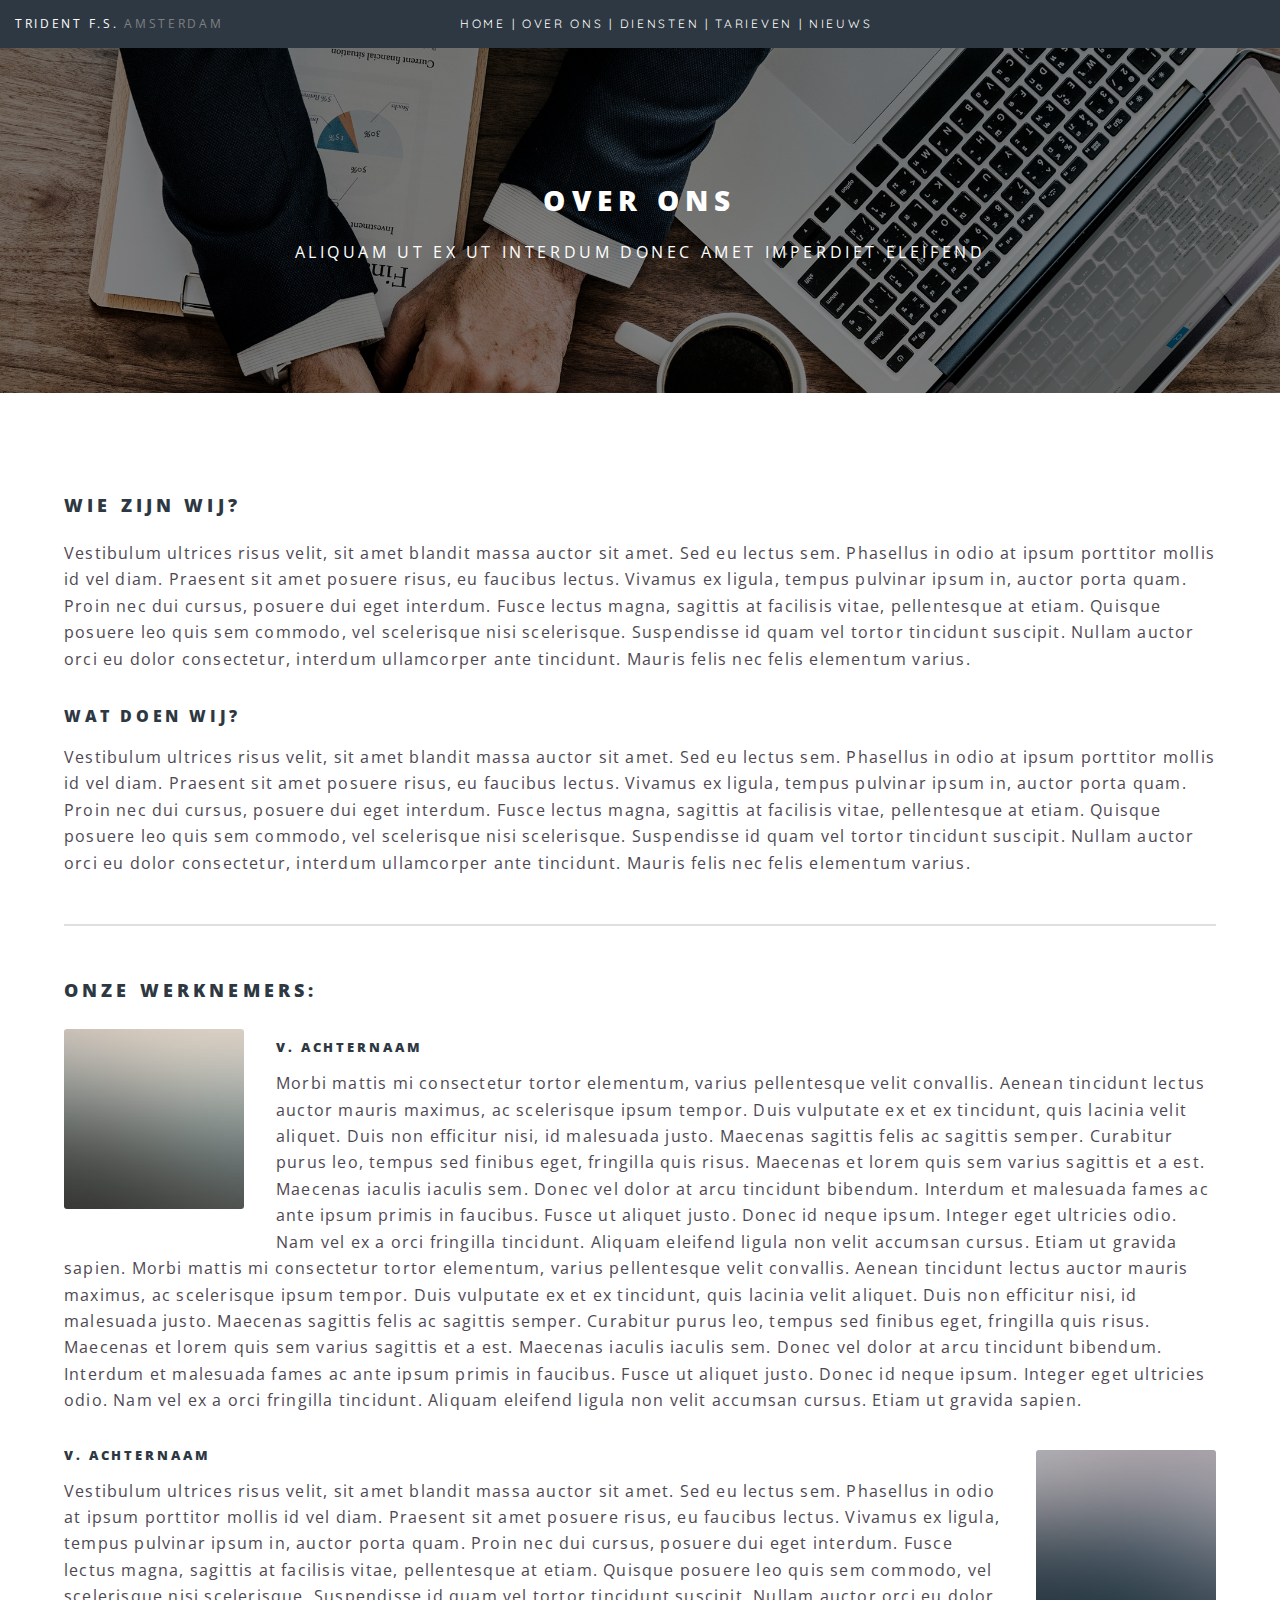
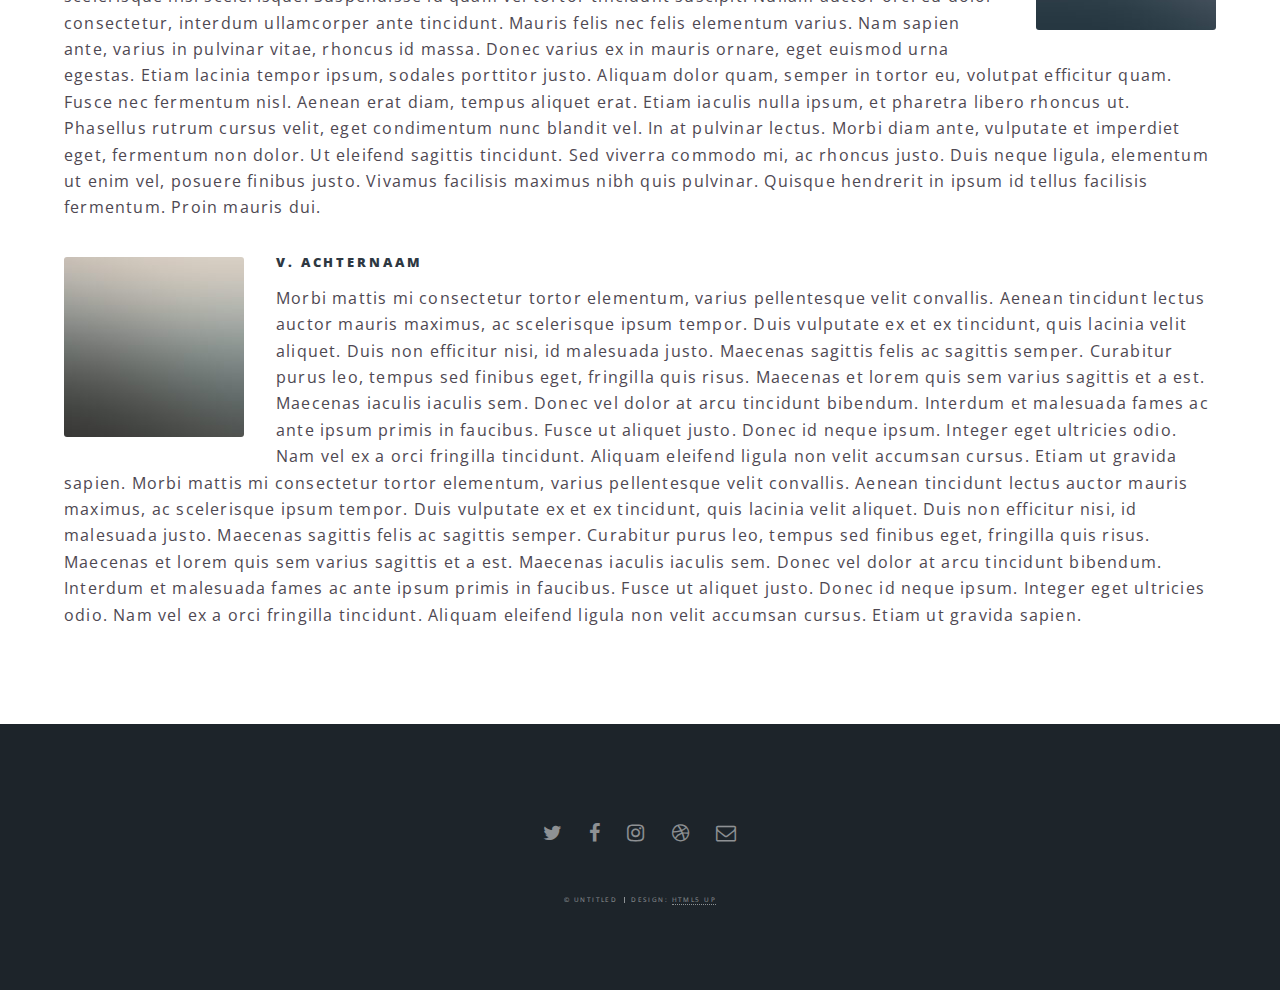
<file: generic.html>
<!DOCTYPE HTML>
<!--
	Spectral by HTML5 UP
	html5up.net | @ajlkn
	Free for personal and commercial use under the CCA 3.0 license (html5up.net/license)
-->
<html>
	<head>
		<title>Trident Financial Services V.O.F. Amsterdam - Over ons </title>
		<meta charset="utf-8" />
		<meta name="viewport" content="width=device-width, initial-scale=1, user-scalable=no" />
		<link rel="stylesheet" href="assets/css/main.css" />
		<link href="https://fonts.googleapis.com/css?family=Quicksand" rel="stylesheet"> 
		<noscript><link rel="stylesheet" href="assets/css/noscript.css" /></noscript>
	</head>
	<body class="is-preload">

		<!-- Page Wrapper -->
			<div id="page-wrapper">

				<!-- Header -->
					<header id="header">
						<h1 class="navbar-text"><a href="index.html">Trident F.S. <font color="grey">Amsterdam</font></a></h1>
						<h1 id="navbar-custom" class="navbar-text">
								<ul class="limit">
								  <il><a class="pricing-navbar-text" href="index.html">Home</a> |</il>
								  <il><a class="pricing-navbar-text" href="generic.html">Over Ons</a> |</il>
								  <il><div class="dropdown"><a class="pricing-navbar-text" href="elements.html">
									  Diensten</a>
									  <div class="dropdown-content">
										  <a href="elements.html">Test</a>
										  <a href="elements.html">Test 2</a>
									  </div>
									  </div> |</il>
								  <il><a class="pricing-navbar-text" href="pricing.html">Tarieven</a>	|</il>
								  <il><a class="pricing-navbar-text" href="news.html">Nieuws</a></il>
								</ul>
							  </h1>
						<nav id="nav">
							<ul>
								<li class="special">
									<a href="#menu" class="menuToggle"><span>Menu</span></a>
									<div id="menu">
										<ul>
											<li><a href="index.html">Home</a></li>
											<li><a href="generic.html">Over Ons</a></li>
											<li><a href="elements.html">Diensten</a></li>
											<li><a href="pricing.html">Tarieven</a></li>
											<li><a href="#">Sign Up</a></li>
											<li><a href="#">Log In</a></li>
										</ul>
									</div>
								</li>
							</ul>
						</nav>
					</header>

				<!-- Main -->
					<article id="main">
						<header>
							<h2>Over ons</h2>
							<p>Aliquam ut ex ut interdum donec amet imperdiet eleifend</p>
						</header>
						<section class="wrapper style5">
							<div class="inner">

								<h3>Wie zijn wij?</h3>
								<p>Vestibulum ultrices risus velit, sit amet blandit massa auctor sit amet. Sed eu lectus sem. Phasellus in odio at ipsum porttitor mollis id vel diam. Praesent sit amet posuere risus, eu faucibus lectus. Vivamus ex ligula, tempus pulvinar ipsum in, auctor porta quam. Proin nec dui cursus, posuere dui eget interdum. Fusce lectus magna, sagittis at facilisis vitae, pellentesque at etiam. Quisque posuere leo quis sem commodo, vel scelerisque nisi scelerisque. Suspendisse id quam vel tortor tincidunt suscipit. Nullam auctor orci eu dolor consectetur, interdum ullamcorper ante tincidunt. Mauris felis nec felis elementum varius.</p>
								<h4>Wat doen wij?</h4>
								<p>Vestibulum ultrices risus velit, sit amet blandit massa auctor sit amet. Sed eu lectus sem. Phasellus in odio at ipsum porttitor mollis id vel diam. Praesent sit amet posuere risus, eu faucibus lectus. Vivamus ex ligula, tempus pulvinar ipsum in, auctor porta quam. Proin nec dui cursus, posuere dui eget interdum. Fusce lectus magna, sagittis at facilisis vitae, pellentesque at etiam. Quisque posuere leo quis sem commodo, vel scelerisque nisi scelerisque. Suspendisse id quam vel tortor tincidunt suscipit. Nullam auctor orci eu dolor consectetur, interdum ullamcorper ante tincidunt. Mauris felis nec felis elementum varius.</p>

								<hr />
							</div>

							<div class="inner">
								<h3>Onze werknemers:</h3>
								
								<p><span class="image left"><img src="images/pic04.jpg" alt="" /></span><h5>V. Achternaam</h5>Morbi mattis mi consectetur tortor elementum, varius pellentesque velit convallis. Aenean tincidunt lectus auctor mauris maximus, ac scelerisque ipsum tempor. Duis vulputate ex et ex tincidunt, quis lacinia velit aliquet. Duis non efficitur nisi, id malesuada justo. Maecenas sagittis felis ac sagittis semper. Curabitur purus leo, tempus sed finibus eget, fringilla quis risus. Maecenas et lorem quis sem varius sagittis et a est. Maecenas iaculis iaculis sem. Donec vel dolor at arcu tincidunt bibendum. Interdum et malesuada fames ac ante ipsum primis in faucibus. Fusce ut aliquet justo. Donec id neque ipsum. Integer eget ultricies odio. Nam vel ex a orci fringilla tincidunt. Aliquam eleifend ligula non velit accumsan cursus. Etiam ut gravida sapien. Morbi mattis mi consectetur tortor elementum, varius pellentesque velit convallis. Aenean tincidunt lectus auctor mauris maximus, ac scelerisque ipsum tempor. Duis vulputate ex et ex tincidunt, quis lacinia velit aliquet. Duis non efficitur nisi, id malesuada justo. Maecenas sagittis felis ac sagittis semper. Curabitur purus leo, tempus sed finibus eget, fringilla quis risus. Maecenas et lorem quis sem varius sagittis et a est. Maecenas iaculis iaculis sem. Donec vel dolor at arcu tincidunt bibendum. Interdum et malesuada fames ac ante ipsum primis in faucibus. Fusce ut aliquet justo. Donec id neque ipsum. Integer eget ultricies odio. Nam vel ex a orci fringilla tincidunt. Aliquam eleifend ligula non velit accumsan cursus. Etiam ut gravida sapien.</p>
								<p><span class="image right"><img src="images/pic05.jpg" alt="" /></span><h5>V. Achternaam</h5>Vestibulum ultrices risus velit, sit amet blandit massa auctor sit amet. Sed eu lectus sem. Phasellus in odio at ipsum porttitor mollis id vel diam. Praesent sit amet posuere risus, eu faucibus lectus. Vivamus ex ligula, tempus pulvinar ipsum in, auctor porta quam. Proin nec dui cursus, posuere dui eget interdum. Fusce lectus magna, sagittis at facilisis vitae, pellentesque at etiam. Quisque posuere leo quis sem commodo, vel scelerisque nisi scelerisque. Suspendisse id quam vel tortor tincidunt suscipit. Nullam auctor orci eu dolor consectetur, interdum ullamcorper ante tincidunt. Mauris felis nec felis elementum varius. Nam sapien ante, varius in pulvinar vitae, rhoncus id massa. Donec varius ex in mauris ornare, eget euismod urna egestas. Etiam lacinia tempor ipsum, sodales porttitor justo. Aliquam dolor quam, semper in tortor eu, volutpat efficitur quam. Fusce nec fermentum nisl. Aenean erat diam, tempus aliquet erat. Etiam iaculis nulla ipsum, et pharetra libero rhoncus ut. Phasellus rutrum cursus velit, eget condimentum nunc blandit vel. In at pulvinar lectus. Morbi diam ante, vulputate et imperdiet eget, fermentum non dolor. Ut eleifend sagittis tincidunt. Sed viverra commodo mi, ac rhoncus justo. Duis neque ligula, elementum ut enim vel, posuere finibus justo. Vivamus facilisis maximus nibh quis pulvinar. Quisque hendrerit in ipsum id tellus facilisis fermentum. Proin mauris dui.</p>
								<p><span class="image left"><img src="images/pic04.jpg" alt="" /></span><h5>V. Achternaam</h5>Morbi mattis mi consectetur tortor elementum, varius pellentesque velit convallis. Aenean tincidunt lectus auctor mauris maximus, ac scelerisque ipsum tempor. Duis vulputate ex et ex tincidunt, quis lacinia velit aliquet. Duis non efficitur nisi, id malesuada justo. Maecenas sagittis felis ac sagittis semper. Curabitur purus leo, tempus sed finibus eget, fringilla quis risus. Maecenas et lorem quis sem varius sagittis et a est. Maecenas iaculis iaculis sem. Donec vel dolor at arcu tincidunt bibendum. Interdum et malesuada fames ac ante ipsum primis in faucibus. Fusce ut aliquet justo. Donec id neque ipsum. Integer eget ultricies odio. Nam vel ex a orci fringilla tincidunt. Aliquam eleifend ligula non velit accumsan cursus. Etiam ut gravida sapien. Morbi mattis mi consectetur tortor elementum, varius pellentesque velit convallis. Aenean tincidunt lectus auctor mauris maximus, ac scelerisque ipsum tempor. Duis vulputate ex et ex tincidunt, quis lacinia velit aliquet. Duis non efficitur nisi, id malesuada justo. Maecenas sagittis felis ac sagittis semper. Curabitur purus leo, tempus sed finibus eget, fringilla quis risus. Maecenas et lorem quis sem varius sagittis et a est. Maecenas iaculis iaculis sem. Donec vel dolor at arcu tincidunt bibendum. Interdum et malesuada fames ac ante ipsum primis in faucibus. Fusce ut aliquet justo. Donec id neque ipsum. Integer eget ultricies odio. Nam vel ex a orci fringilla tincidunt. Aliquam eleifend ligula non velit accumsan cursus. Etiam ut gravida sapien.</p>
	
							</div>

					</article>
					
					
					

				<!-- Footer -->
					<footer id="footer">
						<ul class="icons">
							<li><a href="#" class="icon fa-twitter"><span class="label">Twitter</span></a></li>
							<li><a href="#" class="icon fa-facebook"><span class="label">Facebook</span></a></li>
							<li><a href="#" class="icon fa-instagram"><span class="label">Instagram</span></a></li>
							<li><a href="#" class="icon fa-dribbble"><span class="label">Dribbble</span></a></li>
							<li><a href="#" class="icon fa-envelope-o"><span class="label">Email</span></a></li>
						</ul>
						<ul class="copyright">
							<li>&copy; Untitled</li><li>Design: <a href="http://html5up.net">HTML5 UP</a></li>
						</ul>
					</footer>

			</div>

		<!-- Scripts -->
			<script src="assets/js/jquery.min.js"></script>
			<script src="assets/js/jquery.scrollex.min.js"></script>
			<script src="assets/js/jquery.scrolly.min.js"></script>
			<script src="assets/js/browser.min.js"></script>
			<script src="assets/js/breakpoints.min.js"></script>
			<script src="assets/js/util.js"></script>
			<script src="assets/js/main.js"></script>

	</body>
</html>
</file>
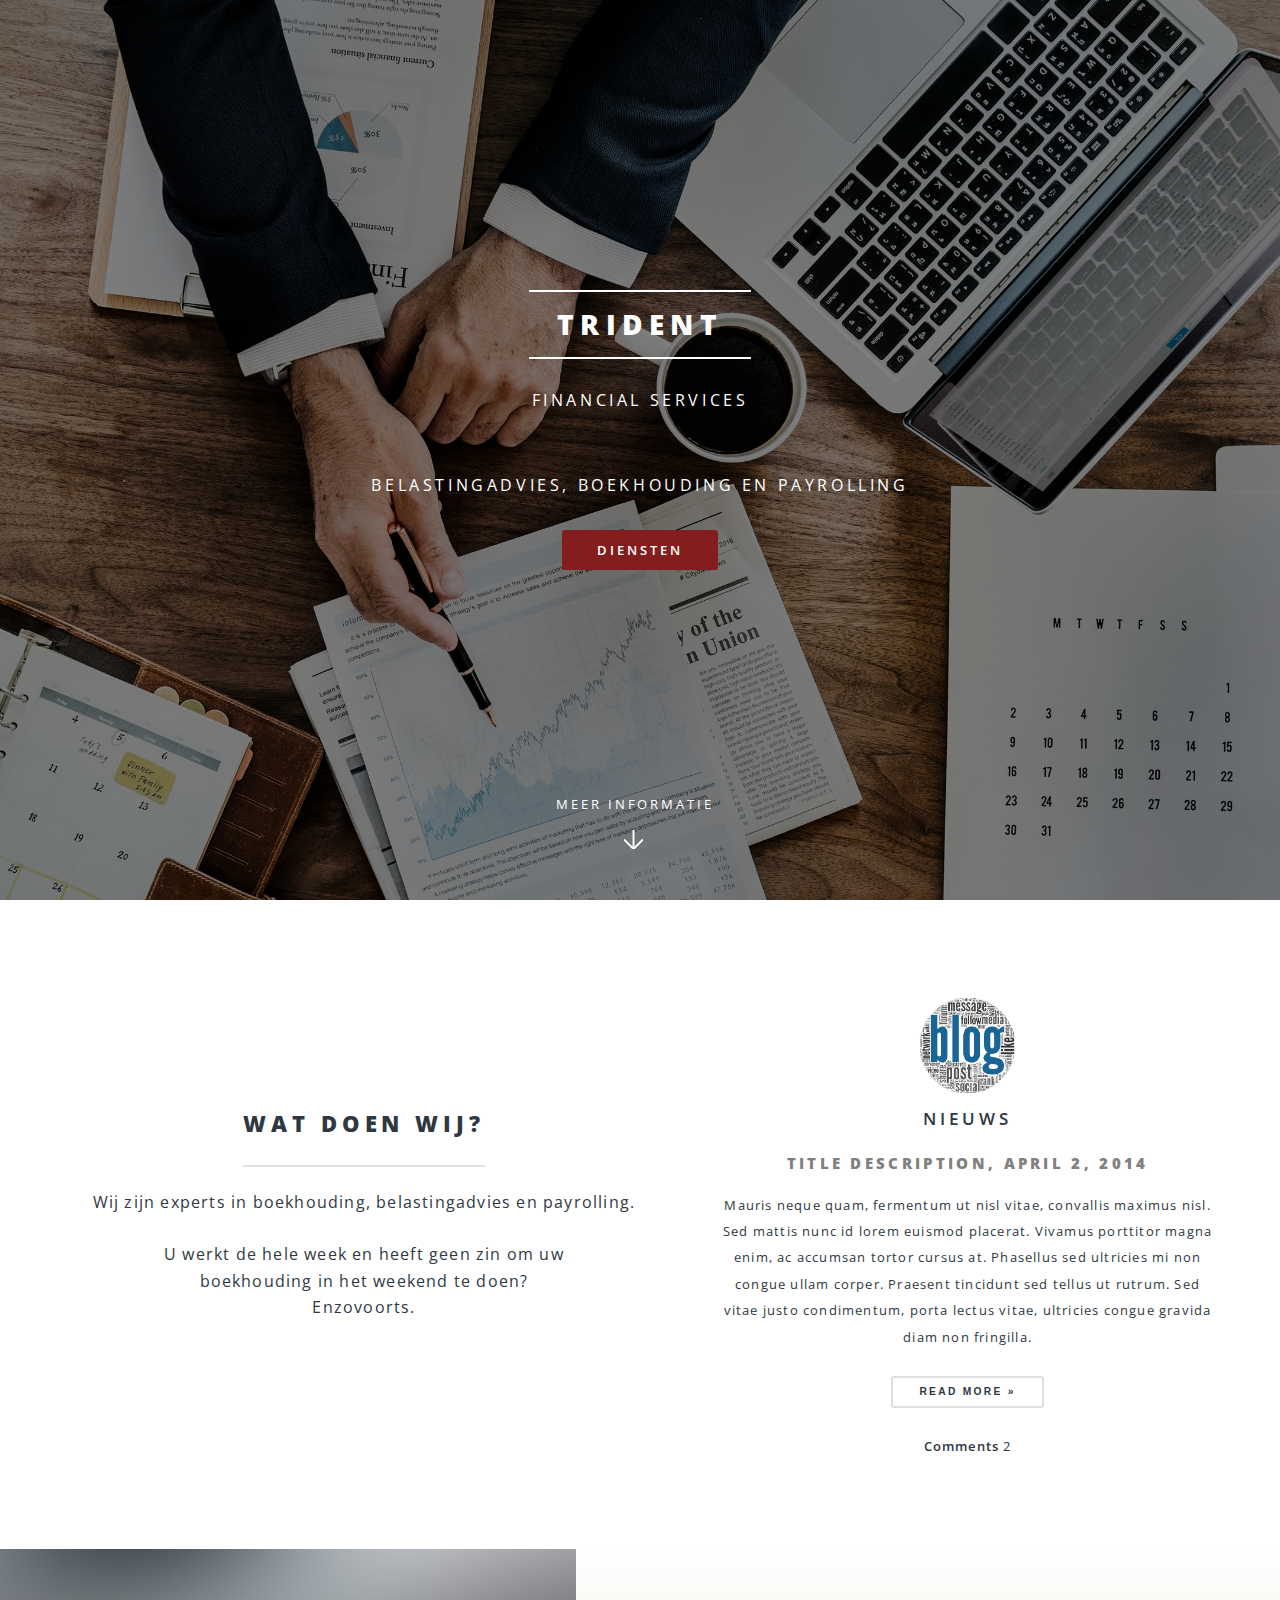
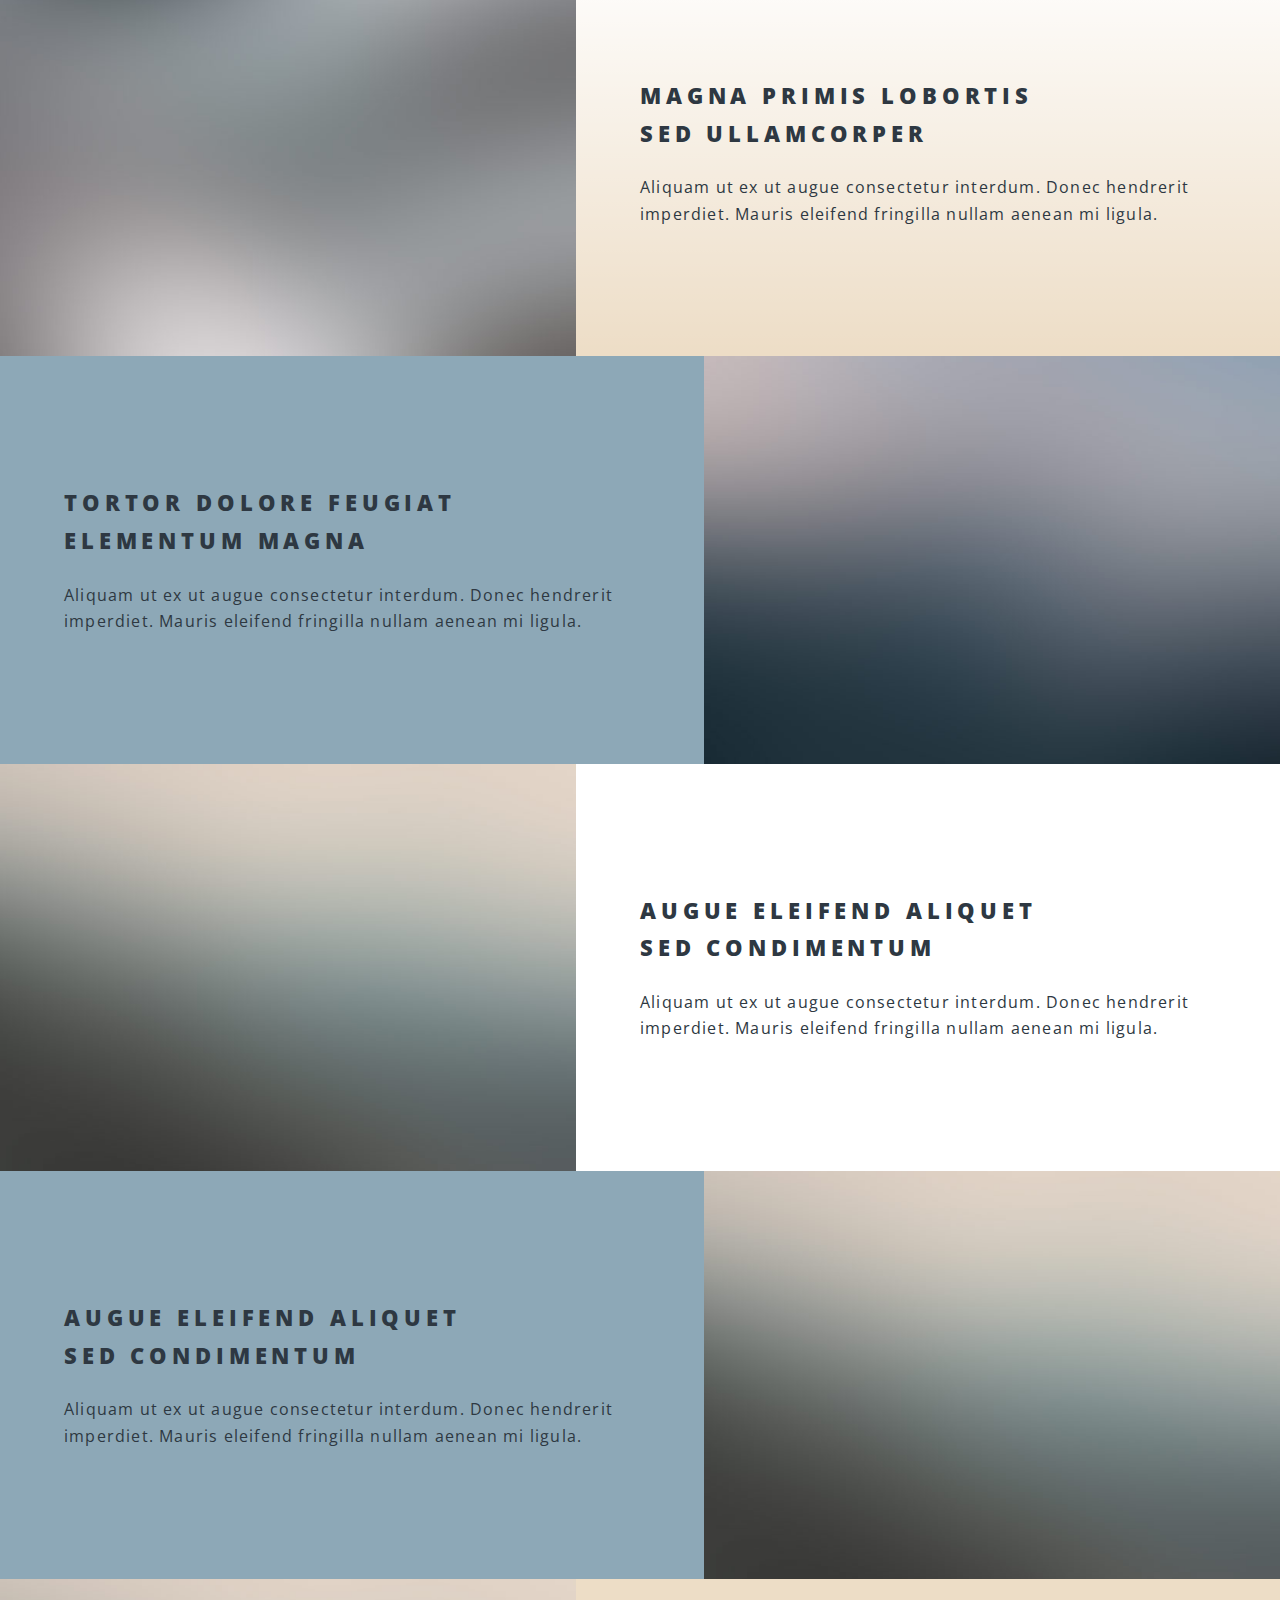
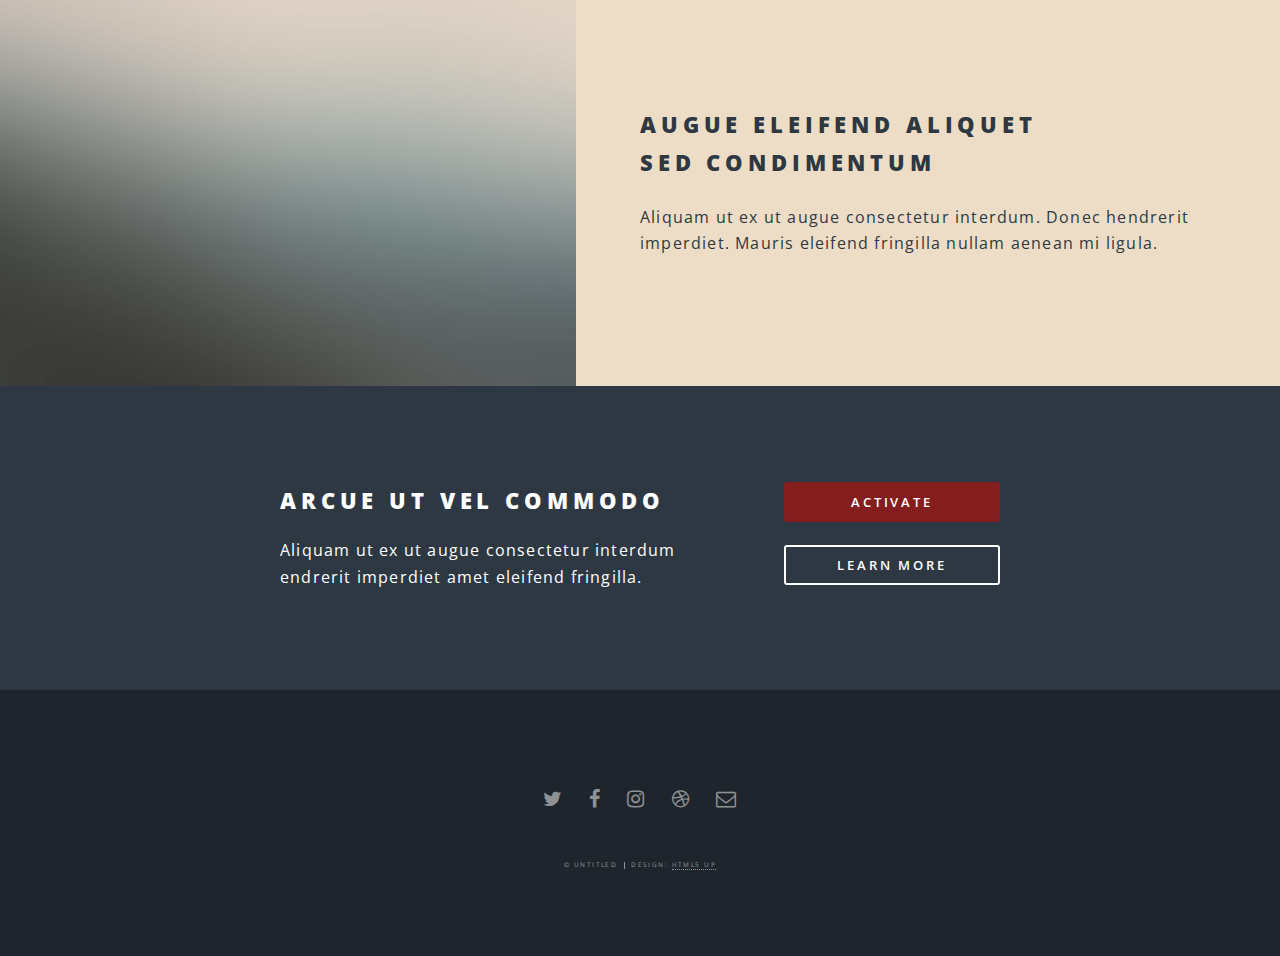
<file: index2.html>
<!DOCTYPE HTML>
<!-- a test
	Spectral by HTML5 UP
	html5up.net | @ajlkn
	Free for personal and commercial use under the CCA 3.0 license (html5up.net/license)
-->
<html>
	<head>
		<title>Trident Financial Services V.O.F. Amsterdam - Homepage</title>
		<meta charset="utf-8" />
		<meta name="viewport" content="width=device-width, initial-scale=1, user-scalable=no" />
		<link rel="stylesheet" href="assets/css/main.css" />
		<link href="https://fonts.googleapis.com/css?family=Quicksand" rel="stylesheet"> 
		<noscript><link rel="stylesheet" href="assets/css/noscript.css" /></noscript>
	</head>
	<body class="landing is-preload">

		<!-- Page Wrapper -->
			<div id="page-wrapper">

				<!-- Header -->
					<header id="header" class="alt">
							<h1 class="navbar-text"></a><a href="index.html"><p href="index.html" class="btn-home fa fa-home fa-lg"></p>Trident F.S. <font color="grey">Amsterdam</font></a></h1>
							<h1 id="navbar-custom" class="navbar-text">
							  <ul class="limit">
								<il><a class="pricing-navbar-text" href="index.html">Home</a> |</il>
								<il><a class="pricing-navbar-text" href="generic.html">Over Ons</a> |</il>
								<il><div class="dropdown"><a class="pricing-navbar-text" href="elements.html">
									Diensten</a>
									<div class="dropdown-content">
										<a href="elements.html">Test</a>
										<a href="elements.html">Test 2</a>
									</div>
									</div> |</il>
								<il><a class="pricing-navbar-text" href="pricing.html">Tarieven</a>	|</il>
								<il><a class="pricing-navbar-text" href="news.html">Nieuws</a></il>
							  </ul>
							</h1>
						<nav id="nav">
							<ul>
								<li class="special">
									<a href="#menu" class="menuToggle"><span>Menu</span></a>
									<div id="menu">
										<ul>
												<li><a href="index.html">Home</a></li>
												<li><a href="generic.html">Over Ons</a></li>
												<li><a href="elements.html">Diensten</a></li>
												<li><a href="pricing.html">Tarieven</a></li>
												<li><a href="#">Sign Up</a></li>
												<li><a href="#">Log In</a></li>
										</ul>
									</div>
								</li>
							</ul>
						</nav>
					</header>

				<!-- Banner -->
					<section id="banner">
						<div class="inner">
							<h2>Trident</h2>
							<p>Financial Services</a></p>
							<br>
							<p>Belastingadvies, boekhouding en payrolling</p>
							<ul class="actions special">
								<li><a href="elements.html" class="button primary">Diensten</a></li>
							</ul>
						</div>
						<a href="#one" class="more scrolly">Meer Informatie</a>
					</section>

				<!-- One -->
					<section id="one" class="wrapper style1 special">
						<div class="inner row" style="display: flex; align-items: center;">
							<div class="col-6 col-12-medium">
							<header class="major">
								<h2>
									Wat doen wij?
									<!-- <br />
									eget augue amet aliquet nisl cep donec -->
								</h2>
								<p>
									Wij zijn experts in boekhouding, belastingadvies en payrolling.
									<br />
									<br />
									U werkt de hele week en heeft geen zin om uw
									<br />
									 boekhouding in het weekend te doen?
									<br />
									Enzovoorts.
									</p>
							</header>
							<!-- <ul class="icons major">
								<li><span class="icon fa-diamond major style1"><span class="label">Lorem</span></span></li>
								<li><span class="icon fa-heart-o major style2"><span class="label">Ipsum</span></span></li>
								<li><span class="icon fa-code major style3"><span class="label">Dolor</span></span></li>
							</ul> -->
						</div>
						<div class="col-6 col-12-medium">
							
								<!-- <section id="one" class="wrapper style1 special">
										<div class="inner">
											 -->
												<div class="w3-card-4 w3-margin w3-white" style="font-size:80%;margin-left:10%;">
														<img src="/images/blogpost.jpg" alt="Image Placeholder" style="max-width:100px;">
														  <div class="w3-container style1">
															<h2><b>NIEUWS</b></h2>
															<h3 style="color:grey;">Title description, <span style="color:grey">April 2, 2014</span></h3>
														  </div>
													  
														  <div class="w3-container">
															<p>Mauris neque quam, fermentum ut nisl vitae, convallis maximus nisl. Sed mattis nunc id lorem euismod placerat. Vivamus porttitor magna enim, ac accumsan tortor cursus at. Phasellus sed ultricies mi non congue ullam corper. Praesent tincidunt sed
															  tellus ut rutrum. Sed vitae justo condimentum, porta lectus vitae, ultricies congue gravida diam non fringilla.</p>
															<div class="w3-row">
															  <div class="w3-col m8 s12">
																<p><button class="w3-button w3-padding-large w3-white w3-border"><b>READ MORE »</b></button></p>
															  </div>
															  <div class="w3-col m4 w3-hide-small">
																<p><span class="w3-padding-large w3-right"><b>Comments  </b> <span class="w3-badge">2</span></span></p>
															  </div>
															</div>
														  </div>
														</div>
<!-- 			
										</div>
								</section> -->

						</div>
						</div>
					</section>

				<!-- Two -->
					<section id="two" class="wrapper alt style2">
						<section class="spotlight gradient">
							<div class="image gradient"><img src="images/pic01.jpg" alt="" class="gradient" /></div><div class="content">
								<h2>Magna primis lobortis<br />
								sed ullamcorper</h2>
								<p>Aliquam ut ex ut augue consectetur interdum. Donec hendrerit imperdiet. Mauris eleifend fringilla nullam aenean mi ligula.</p>
							</div>
						</section>
						<section class="spotlight">
							<div class="image"><img src="images/pic02.jpg" alt="" /></div><div class="content">
								<h2>Tortor dolore feugiat<br />
								elementum magna</h2>
								<p>Aliquam ut ex ut augue consectetur interdum. Donec hendrerit imperdiet. Mauris eleifend fringilla nullam aenean mi ligula.</p>
							</div>
						</section>
						<section class="spotlight">
							<div class="image"><img src="images/pic03.jpg" alt="" /></div><div class="content">
								<h2>Augue eleifend aliquet<br />
								sed condimentum</h2>
								<p>Aliquam ut ex ut augue consectetur interdum. Donec hendrerit imperdiet. Mauris eleifend fringilla nullam aenean mi ligula.</p>
							</div>
						</section>
						<section class="spotlight">
								<div class="image"><img src="images/pic03.jpg" alt="" /></div><div class="content">
									<h2>Augue eleifend aliquet<br />
									sed condimentum</h2>
									<p>Aliquam ut ex ut augue consectetur interdum. Donec hendrerit imperdiet. Mauris eleifend fringilla nullam aenean mi ligula.</p>
								</div>
							</section>
						<section class="spotlight">
								<div class="image"><img src="images/pic03.jpg" alt="" /></div><div class="content">
									<h2>Augue eleifend aliquet<br />
									sed condimentum</h2>
									<p>Aliquam ut ex ut augue consectetur interdum. Donec hendrerit imperdiet. Mauris eleifend fringilla nullam aenean mi ligula.</p>
								</div>
							</section>
					</section>

				<!-- Three -->
					<!-- <section id="three" class="wrapper style3 special">
						<div class="inner">
							<header class="major">
								<h2>Accumsan mus tortor nunc aliquet</h2>
								<p>Aliquam ut ex ut augue consectetur interdum. Donec amet imperdiet eleifend<br />
								fringilla tincidunt. Nullam dui leo Aenean mi ligula, rhoncus ullamcorper.</p>
							</header>
							<ul class="features">
								<li class="icon fa-paper-plane-o">
									<h3>Arcu accumsan</h3>
									<p>Augue consectetur sed interdum imperdiet et ipsum. Mauris lorem tincidunt nullam amet leo Aenean ligula consequat consequat.</p>
								</li>
								<li class="icon fa-laptop">
									<h3>Ac Augue Eget</h3>
									<p>Augue consectetur sed interdum imperdiet et ipsum. Mauris lorem tincidunt nullam amet leo Aenean ligula consequat consequat.</p>
								</li>
								<li class="icon fa-code">
									<h3>Mus Scelerisque</h3>
									<p>Augue consectetur sed interdum imperdiet et ipsum. Mauris lorem tincidunt nullam amet leo Aenean ligula consequat consequat.</p>
								</li>
								<li class="icon fa-headphones">
									<h3>Mauris Imperdiet</h3>
									<p>Augue consectetur sed interdum imperdiet et ipsum. Mauris lorem tincidunt nullam amet leo Aenean ligula consequat consequat.</p>
								</li>
								<li class="icon fa-heart-o">
									<h3>Aenean Primis</h3>
									<p>Augue consectetur sed interdum imperdiet et ipsum. Mauris lorem tincidunt nullam amet leo Aenean ligula consequat consequat.</p>
								</li>
								<li class="icon fa-flag-o">
									<h3>Tortor Ut</h3>
									<p>Augue consectetur sed interdum imperdiet et ipsum. Mauris lorem tincidunt nullam amet leo Aenean ligula consequat consequat.</p>
								</li>
							</ul>
						</div>
					</section> -->
					

								


				<!-- CTA -->
					<section id="cta" class="wrapper style4">
						<div class="inner">
							<header>
								<h2>Arcue ut vel commodo</h2>
								<p>Aliquam ut ex ut augue consectetur interdum endrerit imperdiet amet eleifend fringilla.</p>
							</header>
							<ul class="actions stacked">
								<li><a href="#" class="button fit primary">Activate</a></li>
								<li><a href="#" class="button fit">Learn More</a></li>
							</ul>
						</div>
					</section>

				<!-- Footer -->
					<footer id="footer">
						<ul class="icons">
							<li><a href="#" class="icon fa-twitter"><span class="label">Twitter</span></a></li>
							<li><a href="#" class="icon fa-facebook"><span class="label">Facebook</span></a></li>
							<li><a href="#" class="icon fa-instagram"><span class="label">Instagram</span></a></li>
							<li><a href="#" class="icon fa-dribbble"><span class="label">Dribbble</span></a></li>
							<li><a href="#" class="icon fa-envelope-o"><span class="label">Email</span></a></li>
						</ul>
						<ul class="copyright">
							<li>&copy; Untitled</li><li>Design: <a href="http://html5up.net">HTML5 UP</a></li>
						</ul>
					</footer>

			</div>

		<!-- Scripts -->
			<script src="assets/js/jquery.min.js"></script>
			<script src="assets/js/jquery.scrollex.min.js"></script>
			<script src="assets/js/jquery.scrolly.min.js"></script>
			<script src="assets/js/browser.min.js"></script>
			<script src="assets/js/breakpoints.min.js"></script>
			<script src="assets/js/util.js"></script>
			<script src="assets/js/main.js"></script>

	</body>
</html>
</file>
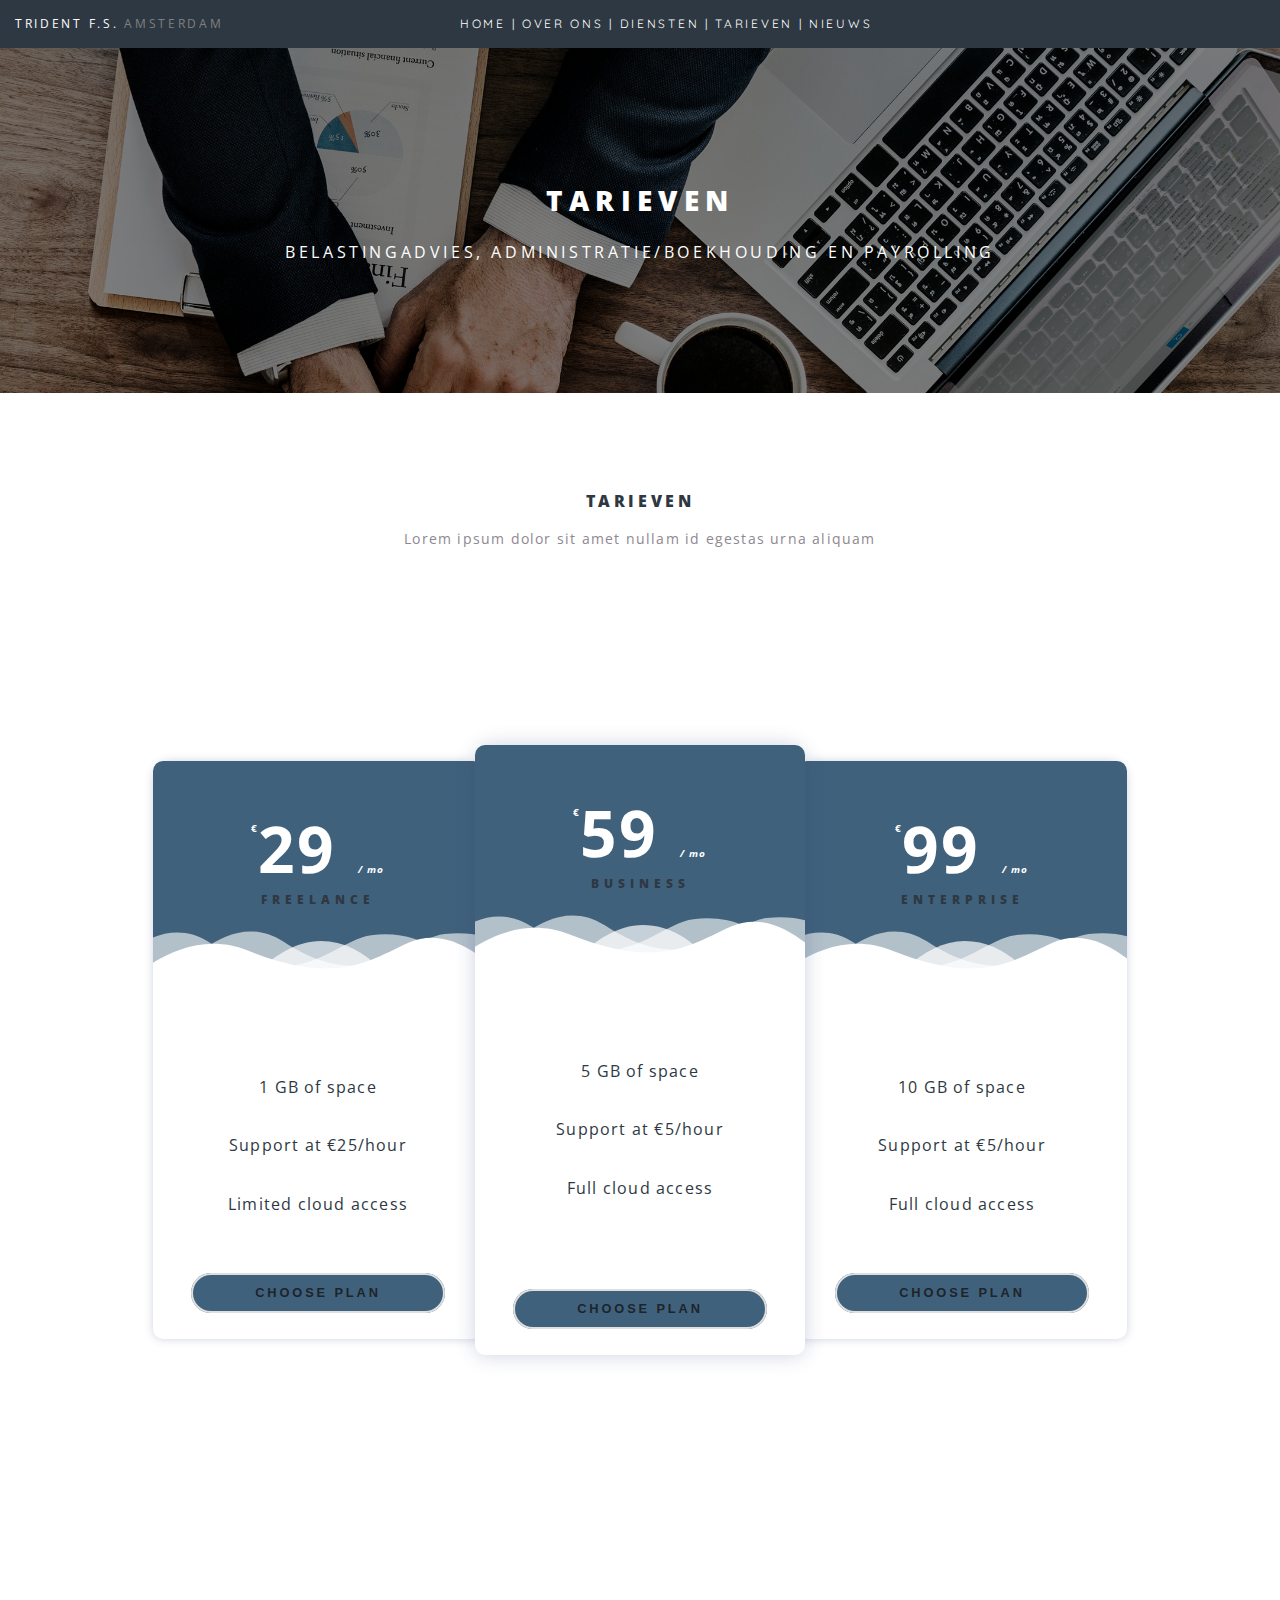
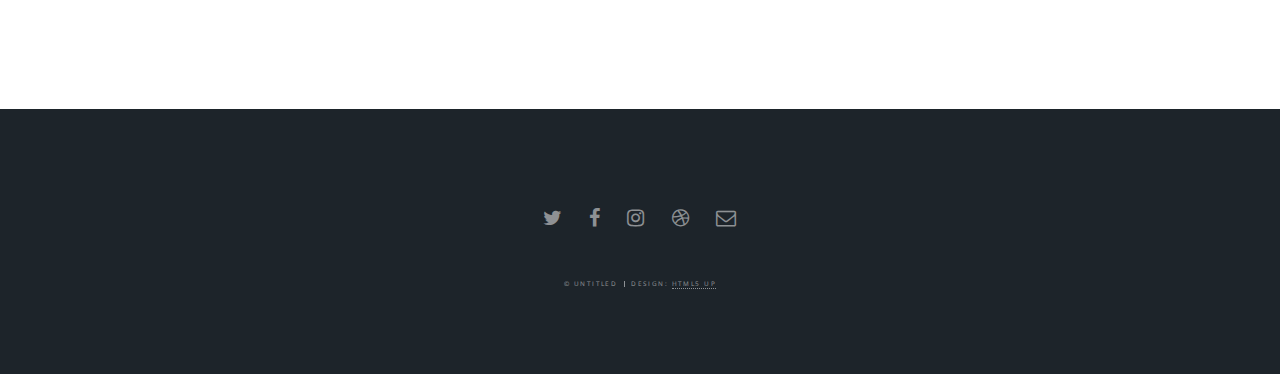
<file: pricing.html>
<!DOCTYPE HTML>
<!--
	Spectral by HTML5 UP
	html5up.net | @ajlkn
	Free for personal and commercial use under the CCA 3.0 license (html5up.net/license)
-->
<html>
	<head>
		<title>Trident Financial Services - Diensten - Belastingadvies, administratie/boekhouding en payrolling </title>
		<meta charset="utf-8" />
		<meta name="viewport" content="width=device-width, initial-scale=1, user-scalable=no" />
        <link rel="stylesheet" href="assets/css/pricingtable.css" />
        <link rel="stylesheet" href="assets/css/main.css" />
        <link href="https://fonts.googleapis.com/css?family=Quicksand" rel="stylesheet"> 

		<noscript><link rel="stylesheet" href="assets/css/noscript.css" /></noscript>
	</head>
	<body class="is-preload">

		<!-- Page Wrapper -->
			<div id="page-wrapper">

				<!-- Header -->
					<header id="header">
                        <h1 class="navbar-text"><a href="index.html">Trident F.S. <font color="grey">Amsterdam</font></a></h1>
                        <h1 id="navbar-custom" class="navbar-text">
                                <ul class="limit">
                                  <il><a class="pricing-navbar-text" href="index.html">Home</a> |</il>
                                  <il><a class="pricing-navbar-text" href="generic.html">Over Ons</a> |</il>
                                  <il><div class="dropdown"><a class="pricing-navbar-text" href="diensten.html">
                                      Diensten</a>
                                      <div class="dropdown-content">
                                          <a href="diensten.html">Test</a>
                                          <a href="diensten.html">Test 2</a>
                                      </div>
                                      </div> |</il>
                                  <il><a class="pricing-navbar-text" href="pricing.html">Tarieven</a>	|</il>
                                  <il><a class="pricing-navbar-text" href="news.html">Nieuws</a></il>
                                </ul>
                              </h1>
						<nav id="nav">
							<ul>
								<li class="special">
									<a href="#menu" class="menuToggle"><span>Menu</span></a>
									<div id="menu">
										<ul>
											<li><a href="index.html">Home</a></li>
											<li><a href="generic.html">Over Ons</a></li>
                                            <li><a href="diensten.html">Diensten</a></li>
                                            <li><a href="pricing.html">Tarieven</a></li>
											<li><a href="#">Sign Up</a></li>
											<li><a href="#">Log In</a></li>
										</ul>
									</div>
								</li>
							</ul>
						</nav>
					</header>

				<!-- Main -->
					<article id="main">
						<header>
							<h2>Tarieven</h2>
							<p>Belastingadvies, administratie/boekhouding en payrolling</p>
                        </header>
                        
                        <div class="wrapper style5">
							<div class="inner pricing-text">
                                <header>
                                        <h4>Tarieven</h4>
                                        <p>Lorem ipsum dolor sit amet nullam id egestas urna aliquam</p>
                                    </header>
                            </div>
                        </div>

                        <!-- Pricing list -->
						<section class="wrapper style5">
							<div class="inner">
								<section>
                                    <body>
                                        <section>
                                            <div class="pricing pricing-palden ">
                                                <div class="pricing-item">
                                                    <div class="pricing-deco">
                                                        <svg class="pricing-deco-img" enable-background="new 0 0 300 100" height="100px" id="Layer_1" preserveAspectRatio="none" version="1.1" viewBox="0 0 300 100" width="300px" x="0px" xml:space="preserve" xmlns:xlink="http://www.w3.org/1999/xlink" xmlns="http://www.w3.org/2000/svg" y="0px">
                                                            <path class="deco-layer deco-layer--1" d="M30.913,43.944c0,0,42.911-34.464,87.51-14.191c77.31,35.14,113.304-1.952,146.638-4.729
                                        c48.654-4.056,69.94,16.218,69.94,16.218v54.396H30.913V43.944z" fill="#FFFFFF" opacity="0.6"></path>
                                                            <path class="deco-layer deco-layer--2" d="M-35.667,44.628c0,0,42.91-34.463,87.51-14.191c77.31,35.141,113.304-1.952,146.639-4.729
                                        c48.653-4.055,69.939,16.218,69.939,16.218v54.396H-35.667V44.628z" fill="#FFFFFF" opacity="0.6"></path>
                                                            <path class="deco-layer deco-layer--3" d="M43.415,98.342c0,0,48.283-68.927,109.133-68.927c65.886,0,97.983,67.914,97.983,67.914v3.716
                                        H42.401L43.415,98.342z" fill="#FFFFFF" opacity="0.7"></path>
                                                            <path class="deco-layer deco-layer--4" d="M-34.667,62.998c0,0,56-45.667,120.316-27.839C167.484,57.842,197,41.332,232.286,30.428
                                        c53.07-16.399,104.047,36.903,104.047,36.903l1.333,36.667l-372-2.954L-34.667,62.998z" fill="#FFFFFF"></path>
                                                        </svg>
                                                        <div class="pricing-price"><span class="pricing-currency">€</span>29
                                                            <span class="pricing-period">/ mo</span>
                                                        </div>
                                                        <h3 class="pricing-title">Freelance</h3>
                                                    </div>
                                                    <ul class="pricing-feature-list">
                                                        <li class="pricing-feature">1 GB of space</li>
                                                        <li class="pricing-feature">Support at €25/hour</li>
                                                        <li class="pricing-feature">Limited cloud access</li>
                                                    </ul>
                                                    <button class="pricing-action">Choose plan</button>
                                                </div>
                                                <div class="pricing-item pricing__item--featured">
                                                    <div class="pricing-deco">
                                                        <svg class="pricing-deco-img" enable-background="new 0 0 300 100" height="100px" id="Layer_1" preserveAspectRatio="none" version="1.1" viewBox="0 0 300 100" width="300px" x="0px" xml:space="preserve" xmlns:xlink="http://www.w3.org/1999/xlink" xmlns="http://www.w3.org/2000/svg" y="0px">
                                                            <path class="deco-layer deco-layer--1" d="M30.913,43.944c0,0,42.911-34.464,87.51-14.191c77.31,35.14,113.304-1.952,146.638-4.729
                                        c48.654-4.056,69.94,16.218,69.94,16.218v54.396H30.913V43.944z" fill="#FFFFFF" opacity="0.6"></path>
                                                            <path class="deco-layer deco-layer--2" d="M-35.667,44.628c0,0,42.91-34.463,87.51-14.191c77.31,35.141,113.304-1.952,146.639-4.729
                                        c48.653-4.055,69.939,16.218,69.939,16.218v54.396H-35.667V44.628z" fill="#FFFFFF" opacity="0.6"></path>
                                                            <path class="deco-layer deco-layer--3" d="M43.415,98.342c0,0,48.283-68.927,109.133-68.927c65.886,0,97.983,67.914,97.983,67.914v3.716
                                        H42.401L43.415,98.342z" fill="#FFFFFF" opacity="0.7"></path>
                                                            <path class="deco-layer deco-layer--4" d="M-34.667,62.998c0,0,56-45.667,120.316-27.839C167.484,57.842,197,41.332,232.286,30.428
                                        c53.07-16.399,104.047,36.903,104.047,36.903l1.333,36.667l-372-2.954L-34.667,62.998z" fill="#FFFFFF"></path>
                                                        </svg>
                                                        <div class="pricing-price"><span class="pricing-currency">€</span>59
                                                            <span class="pricing-period">/ mo</span>
                                                        </div>
                                                        <h3 class="pricing-title">Business</h3>
                                                    </div>
                                                    <ul class="pricing-feature-list">
                                                        <li class="pricing-feature">5 GB of space</li>
                                                        <li class="pricing-feature">Support at €5/hour</li>
                                                        <li class="pricing-feature">Full cloud access</li>
                                                    </ul>
                                                    <button class="pricing-action">Choose plan</button>
                                                </div>
                                                <div class="pricing-item">
                                                    <div class="pricing-deco">
                                                        <svg class="pricing-deco-img" enable-background="new 0 0 300 100" height="100px" id="Layer_1" preserveAspectRatio="none" version="1.1" viewBox="0 0 300 100" width="300px" x="0px" xml:space="preserve" xmlns:xlink="http://www.w3.org/1999/xlink" xmlns="http://www.w3.org/2000/svg" y="0px">
                                                            <path class="deco-layer deco-layer--1" d="M30.913,43.944c0,0,42.911-34.464,87.51-14.191c77.31,35.14,113.304-1.952,146.638-4.729
                                        c48.654-4.056,69.94,16.218,69.94,16.218v54.396H30.913V43.944z" fill="#FFFFFF" opacity="0.6"></path>
                                                            <path class="deco-layer deco-layer--2" d="M-35.667,44.628c0,0,42.91-34.463,87.51-14.191c77.31,35.141,113.304-1.952,146.639-4.729
                                        c48.653-4.055,69.939,16.218,69.939,16.218v54.396H-35.667V44.628z" fill="#FFFFFF" opacity="0.6"></path>
                                                            <path class="deco-layer deco-layer--3" d="M43.415,98.342c0,0,48.283-68.927,109.133-68.927c65.886,0,97.983,67.914,97.983,67.914v3.716
                                        H42.401L43.415,98.342z" fill="#FFFFFF" opacity="0.7"></path>
                                                            <path class="deco-layer deco-layer--4" d="M-34.667,62.998c0,0,56-45.667,120.316-27.839C167.484,57.842,197,41.332,232.286,30.428
                                        c53.07-16.399,104.047,36.903,104.047,36.903l1.333,36.667l-372-2.954L-34.667,62.998z" fill="#FFFFFF"></path>
                                                        </svg>
                                                        <div class="pricing-price"><span class="pricing-currency">€</span>99
                                                            <span class="pricing-period">/ mo</span>
                                                        </div>
                                                        <h3 class="pricing-title">Enterprise</h3>
                                                    </div>
                                                    <ul class="pricing-feature-list">
                                                        <li class="pricing-feature">10 GB of space</li>
                                                        <li class="pricing-feature">Support at €5/hour</li>
                                                        <li class="pricing-feature">Full cloud access</li>
                                                    </ul>
                                                    <button class="pricing-action">Choose plan</button>
                                                </div>
                                            </div>
                                        </section>
                                    </body>
                                
								</section>

							</div>
						</section>
					</article>

				<!-- Footer -->
					<footer id="footer">
						<ul class="icons">
							<li><a href="#" class="icon fa-twitter"><span class="label">Twitter</span></a></li>
							<li><a href="#" class="icon fa-facebook"><span class="label">Facebook</span></a></li>
							<li><a href="#" class="icon fa-instagram"><span class="label">Instagram</span></a></li>
							<li><a href="#" class="icon fa-dribbble"><span class="label">Dribbble</span></a></li>
							<li><a href="#" class="icon fa-envelope-o"><span class="label">Email</span></a></li>
						</ul>
						<ul class="copyright">
							<li>&copy; Untitled</li><li>Design: <a href="http://html5up.net">HTML5 UP</a></li>
						</ul>
					</footer>

			</div>

		<!-- Scripts -->
			<script src="assets/js/jquery.min.js"></script>
			<script src="assets/js/jquery.scrollex.min.js"></script>
			<script src="assets/js/jquery.scrolly.min.js"></script>
			<script src="assets/js/browser.min.js"></script>
			<script src="assets/js/breakpoints.min.js"></script>
			<script src="assets/js/util.js"></script>
			<script src="assets/js/main.js"></script>

	</body>
</html>
</file>
<file: assets/css/noscript.css>
/*
	Spectral by HTML5 UP
	html5up.net | @ajlkn
	Free for personal and commercial use under the CCA 3.0 license (html5up.net/license)
*/

/* Banner */

	body.is-preload #banner h2 {
		-moz-transform: none;
		-webkit-transform: none;
		-ms-transform: none;
		transform: none;
		opacity: 1;
	}

		body.is-preload #banner h2:before, body.is-preload #banner h2:after {
			width: 100%;
		}

	body.is-preload #banner .more {
		-moz-transform: none;
		-webkit-transform: none;
		-ms-transform: none;
		transform: none;
		opacity: 1;
	}

	body.is-preload #banner:after {
		opacity: 0;
	}
</file>
<file: pricing-table/css/style.css>
/* -------------------------------- 

Primary style

-------------------------------- */
*, *::after, *::before {
  -webkit-box-sizing: border-box;
  -moz-box-sizing: border-box;
  box-sizing: border-box;
}

html {
  font-size: 62.5%;
}

html * {
  -webkit-font-smoothing: antialiased;
  -moz-osx-font-smoothing: grayscale;
}

body {
  font-size: 1.6rem;
  font-family: "Open Sans", sans-serif;
  color: #173d50;
  background-color: #173d50;
}

a {
  color: #e97d68;
  text-decoration: none;
}

/* -------------------------------- 

Main Components 

-------------------------------- */
.cd-header {
  height: 100px;
  line-height: 170px;
  position: relative;
}
.cd-header h1 {
  text-align: center;
  color: #FFFFFF;
  font-size: 2.2rem;
}
@media only screen and (min-width: 768px) {
  .cd-header {
    height: 160px;
    line-height: 280px;
  }
  .cd-header h1 {
    font-size: 3.6rem;
    font-weight: 300;
  }
}

.cd-pricing-container {
  width: 90%;
  max-width: 1170px;
  margin: 4em auto;
}
@media only screen and (min-width: 768px) {
  .cd-pricing-container {
    margin: 6em auto;
  }
  .cd-pricing-container.cd-full-width {
    width: 100%;
    max-width: none;
  }
}

.cd-pricing-switcher {
  text-align: center;
}
.cd-pricing-switcher .fieldset {
  display: inline-block;
  position: relative;
  padding: 2px;
  border-radius: 50em;
  border: 1px solid #225b78;
}
.cd-pricing-switcher input[type="radio"] {
  position: absolute;
  opacity: 0;
}
.cd-pricing-switcher label {
  position: relative;
  z-index: 1;
  display: inline-block;
  float: left;
  width: 90px;
  height: 40px;
  line-height: 40px;
  cursor: pointer;
  font-size: 1.4rem;
  color: #FFFFFF;
}
.cd-pricing-switcher .cd-switch {
  /* floating background */
  position: absolute;
  top: 2px;
  left: 2px;
  height: 40px;
  width: 90px;
  background-color: #0c1f28;
  border-radius: 50em;
  -webkit-transition: -webkit-transform 0.5s;
  -moz-transition: -moz-transform 0.5s;
  transition: transform 0.5s;
}
.cd-pricing-switcher input[type="radio"]:checked + label + .cd-switch,
.cd-pricing-switcher input[type="radio"]:checked + label:nth-of-type(n) + .cd-switch {
  /* use label:nth-of-type(n) to fix a bug on safari with multiple adjacent-sibling selectors*/
  -webkit-transform: translateX(90px);
  -moz-transform: translateX(90px);
  -ms-transform: translateX(90px);
  -o-transform: translateX(90px);
  transform: translateX(90px);
}

.no-js .cd-pricing-switcher {
  display: none;
}

.cd-pricing-list {
  margin: 2em 0 0;
}
.cd-pricing-list > li {
  position: relative;
  margin-bottom: 1em;
}
@media only screen and (min-width: 768px) {
  .cd-pricing-list {
    margin: 3em 0 0;
  }
  .cd-pricing-list:after {
    content: "";
    display: table;
    clear: both;
  }
  .cd-pricing-list > li {
    width: 33.3333333333%;
    float: left;
  }
  .cd-has-margins .cd-pricing-list > li {
    width: 32.3333333333%;
    float: left;
    margin-right: 1.5%;
  }
  .cd-has-margins .cd-pricing-list > li:last-of-type {
    margin-right: 0;
  }
}

.cd-pricing-wrapper {
  /* this is the item that rotates */
  position: relative;
}
.touch .cd-pricing-wrapper {
  /* fix a bug on IOS8 - rotating elements dissapear*/
  -webkit-perspective: 2000px;
  -moz-perspective: 2000px;
  perspective: 2000px;
}
.cd-pricing-wrapper.is-switched .is-visible {
  /* totate the tables - anticlockwise rotation */
  -webkit-transform: rotateY(180deg);
  -moz-transform: rotateY(180deg);
  -ms-transform: rotateY(180deg);
  -o-transform: rotateY(180deg);
  transform: rotateY(180deg);
  -webkit-animation: cd-rotate 0.5s;
  -moz-animation: cd-rotate 0.5s;
  animation: cd-rotate 0.5s;
}
.cd-pricing-wrapper.is-switched .is-hidden {
  /* totate the tables - anticlockwise rotation */
  -webkit-transform: rotateY(0);
  -moz-transform: rotateY(0);
  -ms-transform: rotateY(0);
  -o-transform: rotateY(0);
  transform: rotateY(0);
  -webkit-animation: cd-rotate-inverse 0.5s;
  -moz-animation: cd-rotate-inverse 0.5s;
  animation: cd-rotate-inverse 0.5s;
  opacity: 0;
}
.cd-pricing-wrapper.is-switched .is-selected {
  opacity: 1;
}
.cd-pricing-wrapper.is-switched.reverse-animation .is-visible {
  /* invert rotation direction - clockwise rotation */
  -webkit-transform: rotateY(-180deg);
  -moz-transform: rotateY(-180deg);
  -ms-transform: rotateY(-180deg);
  -o-transform: rotateY(-180deg);
  transform: rotateY(-180deg);
  -webkit-animation: cd-rotate-back 0.5s;
  -moz-animation: cd-rotate-back 0.5s;
  animation: cd-rotate-back 0.5s;
}
.cd-pricing-wrapper.is-switched.reverse-animation .is-hidden {
  /* invert rotation direction - clockwise rotation */
  -webkit-transform: rotateY(0);
  -moz-transform: rotateY(0);
  -ms-transform: rotateY(0);
  -o-transform: rotateY(0);
  transform: rotateY(0);
  -webkit-animation: cd-rotate-inverse-back 0.5s;
  -moz-animation: cd-rotate-inverse-back 0.5s;
  animation: cd-rotate-inverse-back 0.5s;
  opacity: 0;
}
.cd-pricing-wrapper.is-switched.reverse-animation .is-selected {
  opacity: 1;
}
.cd-pricing-wrapper > li {
  background-color: #FFFFFF;
  -webkit-backface-visibility: hidden;
  backface-visibility: hidden;
  /* Firefox bug - 3D CSS transform, jagged edges */
  outline: 1px solid transparent;
}
.cd-pricing-wrapper > li::after {
  /* subtle gradient layer on the right - to indicate it's possible to scroll */
  content: '';
  position: absolute;
  top: 0;
  right: 0;
  height: 100%;
  width: 50px;
  pointer-events: none;
  background: -webkit-linear-gradient( right , #FFFFFF, rgba(255, 255, 255, 0));
  background: linear-gradient(to left, #FFFFFF, rgba(255, 255, 255, 0));
}
.cd-pricing-wrapper > li.is-ended::after {
  /* class added in jQuery - remove the gradient layer when it's no longer possible to scroll */
  display: none;
}
.cd-pricing-wrapper .is-visible {
  /* the front item, visible by default */
  position: relative;
  z-index: 5;
}
.cd-pricing-wrapper .is-hidden {
  /* the hidden items, right behind the front one */
  position: absolute;
  top: 0;
  left: 0;
  height: 100%;
  width: 100%;
  z-index: 1;
  -webkit-transform: rotateY(180deg);
  -moz-transform: rotateY(180deg);
  -ms-transform: rotateY(180deg);
  -o-transform: rotateY(180deg);
  transform: rotateY(180deg);
}
.cd-pricing-wrapper .is-selected {
  /* the next item that will be visible */
  z-index: 3 !important;
}
@media only screen and (min-width: 768px) {
  .cd-pricing-wrapper > li::before {
    /* separator between pricing tables - visible when number of tables > 3 */
    content: '';
    position: absolute;
    z-index: 6;
    left: -1px;
    top: 50%;
    bottom: auto;
    -webkit-transform: translateY(-50%);
    -moz-transform: translateY(-50%);
    -ms-transform: translateY(-50%);
    -o-transform: translateY(-50%);
    transform: translateY(-50%);
    height: 50%;
    width: 1px;
    background-color: #b1d6e8;
  }
  .cd-pricing-wrapper > li::after {
    /* hide gradient layer */
    display: none;
  }
  .cd-popular .cd-pricing-wrapper > li {
    box-shadow: inset 0 0 0 3px #e97d68;
  }
  .cd-has-margins .cd-pricing-wrapper > li, .cd-has-margins .cd-popular .cd-pricing-wrapper > li {
    box-shadow: 0 1px 5px rgba(0, 0, 0, 0.1);
  }
  .cd-secondary-theme .cd-pricing-wrapper > li {
    background: #3aa0d1;
    background: -webkit-linear-gradient( bottom , #3aa0d1, #3ad2d1);
    background: linear-gradient(to top, #3aa0d1, #3ad2d1);
  }
  .cd-secondary-theme .cd-popular .cd-pricing-wrapper > li {
    background: #e97d68;
    background: -webkit-linear-gradient( bottom , #e97d68, #e99b68);
    background: linear-gradient(to top, #e97d68, #e99b68);
    box-shadow: none;
  }
  :nth-of-type(1) > .cd-pricing-wrapper > li::before {
    /* hide table separator for the first table */
    display: none;
  }
  .cd-has-margins .cd-pricing-wrapper > li {
    border-radius: 4px 4px 6px 6px;
  }
  .cd-has-margins .cd-pricing-wrapper > li::before {
    display: none;
  }
}
@media only screen and (min-width: 1500px) {
  .cd-full-width .cd-pricing-wrapper > li {
    padding: 2.5em 0;
  }
}

.no-js .cd-pricing-wrapper .is-hidden {
  position: relative;
  -webkit-transform: rotateY(0);
  -moz-transform: rotateY(0);
  -ms-transform: rotateY(0);
  -o-transform: rotateY(0);
  transform: rotateY(0);
  margin-top: 1em;
}

@media only screen and (min-width: 768px) {
  .cd-popular .cd-pricing-wrapper > li::before {
    /* hide table separator for .cd-popular table */
    display: none;
  }

  .cd-popular + li .cd-pricing-wrapper > li::before {
    /* hide table separator for tables following .cd-popular table */
    display: none;
  }
}
.cd-pricing-header {
  position: relative;
  z-index: 1;
  height: 80px;
  padding: 1em;
  pointer-events: none;
  background-color: #3aa0d1;
  color: #FFFFFF;
}
.cd-pricing-header h2 {
  margin-bottom: 3px;
  font-weight: 700;
  text-transform: uppercase;
}
.cd-popular .cd-pricing-header {
  background-color: #e97d68;
}
@media only screen and (min-width: 768px) {
  .cd-pricing-header {
    height: auto;
    padding: 1.9em 0.9em 1.6em;
    pointer-events: auto;
    text-align: center;
    color: #173d50;
    background-color: transparent;
  }
  .cd-popular .cd-pricing-header {
    color: #e97d68;
    background-color: transparent;
  }
  .cd-secondary-theme .cd-pricing-header {
    color: #FFFFFF;
  }
  .cd-pricing-header h2 {
    font-size: 1.8rem;
    letter-spacing: 2px;
  }
}

.cd-currency, .cd-value {
  font-size: 3rem;
  font-weight: 300;
}

.cd-duration {
  font-weight: 700;
  font-size: 1.3rem;
  color: #8dc8e4;
  text-transform: uppercase;
}
.cd-popular .cd-duration {
  color: #f3b6ab;
}
.cd-duration::before {
  content: '/';
  margin-right: 2px;
}

@media only screen and (min-width: 768px) {
  .cd-value {
    font-size: 7rem;
    font-weight: 300;
  }

  .cd-currency, .cd-duration {
    color: rgba(23, 61, 80, 0.4);
  }
  .cd-popular .cd-currency, .cd-popular .cd-duration {
    color: #e97d68;
  }
  .cd-secondary-theme .cd-currency, .cd-secondary-theme .cd-duration {
    color: #2e80a7;
  }
  .cd-secondary-theme .cd-popular .cd-currency, .cd-secondary-theme .cd-popular .cd-duration {
    color: #ba6453;
  }

  .cd-currency {
    display: inline-block;
    margin-top: 10px;
    vertical-align: top;
    font-size: 2rem;
    font-weight: 700;
  }

  .cd-duration {
    font-size: 1.4rem;
  }
}
.cd-pricing-body {
  overflow-x: auto;
  -webkit-overflow-scrolling: touch;
}
.is-switched .cd-pricing-body {
  /* fix a bug on Chrome Android */
  overflow: hidden;
}
@media only screen and (min-width: 768px) {
  .cd-pricing-body {
    overflow-x: visible;
  }
}

.cd-pricing-features {
  width: 600px;
}
.cd-pricing-features:after {
  content: "";
  display: table;
  clear: both;
}
.cd-pricing-features li {
  width: 100px;
  float: left;
  padding: 1.6em 1em;
  font-size: 1.4rem;
  text-align: center;
  white-space: nowrap;
  overflow: hidden;
  text-overflow: ellipsis;
}
.cd-pricing-features em {
  display: block;
  margin-bottom: 5px;
  font-weight: 600;
}
@media only screen and (min-width: 768px) {
  .cd-pricing-features {
    width: auto;
  }
  .cd-pricing-features li {
    float: none;
    width: auto;
    padding: 1em;
  }
  .cd-popular .cd-pricing-features li {
    margin: 0 3px;
  }
  .cd-pricing-features li:nth-of-type(2n+1) {
    background-color: rgba(23, 61, 80, 0.06);
  }
  .cd-pricing-features em {
    display: inline-block;
    margin-bottom: 0;
  }
  .cd-has-margins .cd-popular .cd-pricing-features li, .cd-secondary-theme .cd-popular .cd-pricing-features li {
    margin: 0;
  }
  .cd-secondary-theme .cd-pricing-features li {
    color: #FFFFFF;
  }
  .cd-secondary-theme .cd-pricing-features li:nth-of-type(2n+1) {
    background-color: transparent;
  }
}

.cd-pricing-footer {
  position: absolute;
  z-index: 1;
  top: 0;
  left: 0;
  /* on mobile it covers the .cd-pricing-header */
  height: 80px;
  width: 100%;
}
.cd-pricing-footer::after {
  /* right arrow visible on mobile */
  content: '';
  position: absolute;
  right: 1em;
  top: 50%;
  bottom: auto;
  -webkit-transform: translateY(-50%);
  -moz-transform: translateY(-50%);
  -ms-transform: translateY(-50%);
  -o-transform: translateY(-50%);
  transform: translateY(-50%);
  height: 20px;
  width: 20px;
  background: url(../img/cd-icon-small-arrow.svg);
}
@media only screen and (min-width: 768px) {
  .cd-pricing-footer {
    position: relative;
    height: auto;
    padding: 1.8em 0;
    text-align: center;
  }
  .cd-pricing-footer::after {
    /* hide arrow */
    display: none;
  }
  .cd-has-margins .cd-pricing-footer {
    padding-bottom: 0;
  }
}

.cd-select {
  position: relative;
  z-index: 1;
  display: block;
  height: 100%;
  /* hide button text on mobile */
  overflow: hidden;
  text-indent: 100%;
  white-space: nowrap;
  color: transparent;
}
@media only screen and (min-width: 768px) {
  .cd-select {
    position: static;
    display: inline-block;
    height: auto;
    padding: 1.3em 3em;
    color: #FFFFFF;
    border-radius: 2px;
    background-color: #0c1f28;
    font-size: 1.4rem;
    text-indent: 0;
    text-transform: uppercase;
    letter-spacing: 2px;
  }
  .no-touch .cd-select:hover {
    background-color: #112e3c;
  }
  .cd-popular .cd-select {
    background-color: #e97d68;
  }
  .no-touch .cd-popular .cd-select:hover {
    background-color: #ec907e;
  }
  .cd-secondary-theme .cd-popular .cd-select {
    background-color: #0c1f28;
  }
  .no-touch .cd-secondary-theme .cd-popular .cd-select:hover {
    background-color: #112e3c;
  }
  .cd-has-margins .cd-select {
    display: block;
    padding: 1.7em 0;
    border-radius: 0 0 4px 4px;
  }
}

/* -------------------------------- 

xkeyframes 

-------------------------------- */
@-webkit-keyframes cd-rotate {
  0% {
    -webkit-transform: perspective(2000px) rotateY(0);
  }
  70% {
    /* this creates the bounce effect */
    -webkit-transform: perspective(2000px) rotateY(200deg);
  }
  100% {
    -webkit-transform: perspective(2000px) rotateY(180deg);
  }
}
@-moz-keyframes cd-rotate {
  0% {
    -moz-transform: perspective(2000px) rotateY(0);
  }
  70% {
    /* this creates the bounce effect */
    -moz-transform: perspective(2000px) rotateY(200deg);
  }
  100% {
    -moz-transform: perspective(2000px) rotateY(180deg);
  }
}
@keyframes cd-rotate {
  0% {
    -webkit-transform: perspective(2000px) rotateY(0);
    -moz-transform: perspective(2000px) rotateY(0);
    -ms-transform: perspective(2000px) rotateY(0);
    -o-transform: perspective(2000px) rotateY(0);
    transform: perspective(2000px) rotateY(0);
  }
  70% {
    /* this creates the bounce effect */
    -webkit-transform: perspective(2000px) rotateY(200deg);
    -moz-transform: perspective(2000px) rotateY(200deg);
    -ms-transform: perspective(2000px) rotateY(200deg);
    -o-transform: perspective(2000px) rotateY(200deg);
    transform: perspective(2000px) rotateY(200deg);
  }
  100% {
    -webkit-transform: perspective(2000px) rotateY(180deg);
    -moz-transform: perspective(2000px) rotateY(180deg);
    -ms-transform: perspective(2000px) rotateY(180deg);
    -o-transform: perspective(2000px) rotateY(180deg);
    transform: perspective(2000px) rotateY(180deg);
  }
}
@-webkit-keyframes cd-rotate-inverse {
  0% {
    -webkit-transform: perspective(2000px) rotateY(-180deg);
  }
  70% {
    /* this creates the bounce effect */
    -webkit-transform: perspective(2000px) rotateY(20deg);
  }
  100% {
    -webkit-transform: perspective(2000px) rotateY(0);
  }
}
@-moz-keyframes cd-rotate-inverse {
  0% {
    -moz-transform: perspective(2000px) rotateY(-180deg);
  }
  70% {
    /* this creates the bounce effect */
    -moz-transform: perspective(2000px) rotateY(20deg);
  }
  100% {
    -moz-transform: perspective(2000px) rotateY(0);
  }
}
@keyframes cd-rotate-inverse {
  0% {
    -webkit-transform: perspective(2000px) rotateY(-180deg);
    -moz-transform: perspective(2000px) rotateY(-180deg);
    -ms-transform: perspective(2000px) rotateY(-180deg);
    -o-transform: perspective(2000px) rotateY(-180deg);
    transform: perspective(2000px) rotateY(-180deg);
  }
  70% {
    /* this creates the bounce effect */
    -webkit-transform: perspective(2000px) rotateY(20deg);
    -moz-transform: perspective(2000px) rotateY(20deg);
    -ms-transform: perspective(2000px) rotateY(20deg);
    -o-transform: perspective(2000px) rotateY(20deg);
    transform: perspective(2000px) rotateY(20deg);
  }
  100% {
    -webkit-transform: perspective(2000px) rotateY(0);
    -moz-transform: perspective(2000px) rotateY(0);
    -ms-transform: perspective(2000px) rotateY(0);
    -o-transform: perspective(2000px) rotateY(0);
    transform: perspective(2000px) rotateY(0);
  }
}
@-webkit-keyframes cd-rotate-back {
  0% {
    -webkit-transform: perspective(2000px) rotateY(0);
  }
  70% {
    /* this creates the bounce effect */
    -webkit-transform: perspective(2000px) rotateY(-200deg);
  }
  100% {
    -webkit-transform: perspective(2000px) rotateY(-180deg);
  }
}
@-moz-keyframes cd-rotate-back {
  0% {
    -moz-transform: perspective(2000px) rotateY(0);
  }
  70% {
    /* this creates the bounce effect */
    -moz-transform: perspective(2000px) rotateY(-200deg);
  }
  100% {
    -moz-transform: perspective(2000px) rotateY(-180deg);
  }
}
@keyframes cd-rotate-back {
  0% {
    -webkit-transform: perspective(2000px) rotateY(0);
    -moz-transform: perspective(2000px) rotateY(0);
    -ms-transform: perspective(2000px) rotateY(0);
    -o-transform: perspective(2000px) rotateY(0);
    transform: perspective(2000px) rotateY(0);
  }
  70% {
    /* this creates the bounce effect */
    -webkit-transform: perspective(2000px) rotateY(-200deg);
    -moz-transform: perspective(2000px) rotateY(-200deg);
    -ms-transform: perspective(2000px) rotateY(-200deg);
    -o-transform: perspective(2000px) rotateY(-200deg);
    transform: perspective(2000px) rotateY(-200deg);
  }
  100% {
    -webkit-transform: perspective(2000px) rotateY(-180deg);
    -moz-transform: perspective(2000px) rotateY(-180deg);
    -ms-transform: perspective(2000px) rotateY(-180deg);
    -o-transform: perspective(2000px) rotateY(-180deg);
    transform: perspective(2000px) rotateY(-180deg);
  }
}
@-webkit-keyframes cd-rotate-inverse-back {
  0% {
    -webkit-transform: perspective(2000px) rotateY(180deg);
  }
  70% {
    /* this creates the bounce effect */
    -webkit-transform: perspective(2000px) rotateY(-20deg);
  }
  100% {
    -webkit-transform: perspective(2000px) rotateY(0);
  }
}
@-moz-keyframes cd-rotate-inverse-back {
  0% {
    -moz-transform: perspective(2000px) rotateY(180deg);
  }
  70% {
    /* this creates the bounce effect */
    -moz-transform: perspective(2000px) rotateY(-20deg);
  }
  100% {
    -moz-transform: perspective(2000px) rotateY(0);
  }
}
@keyframes cd-rotate-inverse-back {
  0% {
    -webkit-transform: perspective(2000px) rotateY(180deg);
    -moz-transform: perspective(2000px) rotateY(180deg);
    -ms-transform: perspective(2000px) rotateY(180deg);
    -o-transform: perspective(2000px) rotateY(180deg);
    transform: perspective(2000px) rotateY(180deg);
  }
  70% {
    /* this creates the bounce effect */
    -webkit-transform: perspective(2000px) rotateY(-20deg);
    -moz-transform: perspective(2000px) rotateY(-20deg);
    -ms-transform: perspective(2000px) rotateY(-20deg);
    -o-transform: perspective(2000px) rotateY(-20deg);
    transform: perspective(2000px) rotateY(-20deg);
  }
  100% {
    -webkit-transform: perspective(2000px) rotateY(0);
    -moz-transform: perspective(2000px) rotateY(0);
    -ms-transform: perspective(2000px) rotateY(0);
    -o-transform: perspective(2000px) rotateY(0);
    transform: perspective(2000px) rotateY(0);
  }
}
</file>
<file: assets/css/pricingtable.css>
body {
    -webkit-font-smoothing: antialiased;
}

section {
    background: inherit;
    color: #2e3842;
    padding: 2em 0 8em;
    min-height: 100vh;
    position: relative;
    -webkit-font-smoothing: antialiased;
}

.pricing {
    display: -webkit-flex;
    display: flex;
    -webkit-flex-wrap: wrap;
    flex-wrap: wrap;
    -webkit-justify-content: center;
    justify-content: center;
    width: 100%;
    margin: 0 auto 3em;
}

.pricing-item {
    position: relative;
    display: -webkit-flex;
    display: flex;
    -webkit-flex-direction: column;
    flex-direction: column;
    -webkit-align-items: stretch;
    align-items: stretch;
    text-align: center;
    -webkit-flex: 0 1 330px;
    flex: 0 1 330px;
}

.pricing-action {
    color: white;
    border: none;
    background: none;
}

.pricing-action:focus {
    outline: none;
}

.pricing-feature-list {
    text-align: left;
}

.pricing-palden .pricing-item {
    font-family: 'Open Sans', sans-serif;
    cursor: default;
    color: #2e3842;
    background: #fff;
    box-shadow: 0 0 10px rgba(46, 59, 125, 0.23);
    border-radius: 20px 20px 10px 10px;
    margin: 1em;
}

@media screen and (min-width: 66.25em) {
    .pricing-palden .pricing-item {
        margin: 1em -0.5em;
    }
    .pricing-palden .pricing__item--featured {
        margin: 0;
        z-index: 10;
        box-shadow: 0 0 20px rgba(46, 59, 125, 0.23);
    }
}

.pricing-palden .pricing-deco {
    border-radius: 10px 10px 0 0;
    background: #40617c;
    padding: 4em 0 9em;
    position: relative;
}

.pricing-palden .pricing-deco-img {
    position: absolute;
    bottom: 0;
    left: 0;
    width: 100%;
    height: 160px;
}

.pricing-palden .pricing-title {
    font-size: 0.75em;
    margin: 0;
    text-transform: uppercase;
    letter-spacing: 5px;
    color: #fff;
}

.pricing-palden .deco-layer {
    -webkit-transition: -webkit-transform 0.5s;
    transition: transform 0.5s;
}

.pricing-palden .pricing-item:hover .deco-layer--1 {
    -webkit-transform: translate3d(15px, 0, 0);
    transform: translate3d(15px, 0, 0);
}

.pricing-palden .pricing-item:hover .deco-layer--2 {
    -webkit-transform: translate3d(-15px, 0, 0);
    transform: translate3d(-15px, 0, 0);
}

.pricing-palden .icon {
    font-size: 2.5em;
}

.pricing-palden .pricing-price {
    font-size: 4em;
    font-weight: bold;
    padding: 0;
    color: #fff;
    margin: 0 0 0.25em 0;
    line-height: 0.75;
}

.pricing-palden .pricing-currency {
    font-size: 0.15em;
    vertical-align: top;
}

.pricing-palden .pricing-period {
    font-size: 0.15em;
    padding: 0 0 0 0.5em;
    font-style: italic;
}

.pricing-palden .pricing__sentence {
    font-weight: bold;
    margin: 0 0 1em 0;
    padding: 0 0 0.5em;
}

.pricing-palden .pricing-feature-list {
    margin: 0;
    padding: 0.25em 0 2.5em;
    list-style: none;
    text-align: center;
}

.pricing-palden .pricing-feature {
    padding: 1em 0;
}

.pricing-palden .pricing-action {
    font-weight: bold;
    margin: auto 3em 2em 3em;
    /* padding: 1em 2em; */
    color: #1d242a !important;
    border-radius: 30px;
    background: #40617c;
    -webkit-transition: background-color 0.3s;
    transition: background-color 0.3s;
}

.pricing-palden .pricing-action:hover,
.pricing-palden .pricing-action:focus {
    background-color: #100A13;
}

.pricing-palden .pricing-item--featured .pricing-deco {
    padding: 5em 0 8.885em 0;
}

.pricing-box-shadow {
    box-shadow: 10px 10px 5px grey;
}
</file>
<file: assets/css/main.css>
@import url(font-awesome.min.css);
@import url("https://fonts.googleapis.com/css?family=Open+Sans:400,400italic,600,600italic,800,800italic");

/*
	Spectral by HTML5 UP
	html5up.net | @ajlkn
	Free for personal and commercial use under the CCA 3.0 license (html5up.net/license)
*/




.diensten-tekst {
	text-align: left;
}

.bulletpoints ul{
	list-style-type: circle;
	text-align:left;
	/* display:inline-block; */
	list-style-position: inside;
	padding-left: 0;
}

	/* .bulletpoints h1{
		text-decoration:underline;
		font-size: inherit !important;
		padding: 0;
		font-weight: 400;
		text-transform: none;
		margin: 0 0 0 0;
		letter-spacing: 0;
		list-style-position: outside;
	} */

input[type="radio"]{
    -webkit-appearance: radio;
}

textarea::-webkit-input-placeholder {
	color: black;
	}
	
	textarea:-moz-placeholder { /* Firefox 18- */
	color: black;  
	}
	
	textarea::-moz-placeholder {  /* Firefox 19+ */
	color:black;  
	}
	
	textarea:-ms-input-placeholder {
	color: black;  
	}

#totalcost{
    position: -webkit-sticky; /* Safari */
    position: sticky;
    top: 15%;
	float:right;
	padding: 20px;
	width: 400px;
	margin-top:-15%;
	margin-right:5%;
	background-color: #2e3842;
	color: #fff;
	z-index: 1;
	border: 2px solid #841d1d;
	border-radius: 12px;
	font-size:75%;
	
}   

@media only screen 
and (min-width : 375px) 
and (max-width : 812px)
and (-webkit-device-pixel-ratio : 3) { 

}

@media only screen and (max-width : 400px){
	.responsive-block{
		width:200px !important;
		position:relative !important;
		margin-right:0% !important;
		float:none !important;
		/* display:block; */
		border:none !important;
		margin-top:20px !important;
	}
	.responsive-contact{
		width:100% !important;
		height:100% !important;
		position:relative !important;
		margin-right:0% !important;
		float:none !important;
		/* display:block; */
		border:none !important;
		
	}
    
}



.stappenplan {
	text-align:center;
	
}

.stappenplan-vragen {
	padding-bottom: 1em;
	padding-top: 1em;
	color:black;
	/* display:flex; */
}
	.stappenplan-vragen h1 {
	color:black;
	font-size: 100%;
	font-weight: 3;
	letter-spacing: 0.015em;
	

	}

.col-center{
	display:inline-block;
	float:top;
	text-align:left;
	margin-right:-4px;
}

.checkbox p, .checkbox a,{
	color:black ;
}

#checkbox_1 {
	color:black;
}


.contact-form {
	display: none; /* Hidden by default */
    position: fixed; /* Stay in place */
    z-index: 1; /* Sit on top */
    left: 0;
	top: 0;
	/* padding-top:10%; */
    width: 100%; /* Full width */
    height: 100%; /* Full height */
    /* overflow: auto; Enable scroll if needed */
    background-color: rgb(0,0,0); /* Fallback color */
	background-color: rgba(0,0,0,0.4); /* Black w/ opacity */
	
}
	.contact-form h2{
		font-size:100%;
		font-weight:100% !important;
		color:black;
		text-transform:none;
	}

	.contact-form h1{
		font-size:120%;
		font-weight:100% !important;
		color:#2e3842;
		text-transform:none;
		text-align:center;
	}

.contact-form-form{
	text-align:center;
}

.contact-form-form input, select, textarea{
    color: black !important;
}

.contact-form-content {
	color:black;
	background-color: white;
    margin: 15% auto; /* 15% from the top and centered */
    padding: 20px;
    border: 1px solid #888;
    width: 30%; /* Could be more or less, depending on screen size */
	overflow-y: hidden;
	float:right;
	margin-right:20px;
	/* top: -150px; */
}

.contact-form-close {
    color: red;
    float: right;
    font-size: 50px;
    font-weight: bold;
}

.contact-form-close:hover,
.contact-form-close:focus {
    color: black;
    text-decoration: none;
    cursor: pointer;
}


#menutext {
	display:none;
}



.buttoncolor {
	background-color: #841d1d !important;
}

.pricing-table {
	text-align:left;
	list-style-type: none;
	
}

	.pricing-table h1 {
		color:#2e3842;
	}
	.pricing-table h5 {
		font-size:120%;
		font-weight:120%;
		color:#841d1d !important;		
	}

	.pricing-table ul li{
		text-align:center;
		list-style-type: none;
		padding:0;
	}

.blogposts {
	display:block;
}
	.blogposts a{
		color:#841d1d;		
	}

.contact-button{
	position:fixed;
	bottom: 0;
	right: 0;
	padding-right: 2%;
	margin-bottom: -3%;
	display: block;
}

.contact-content{
	padding: 0 18px;
	max-height: 0;
	overflow: hidden;
	transition: max-height 0.2s ease-out;
	background-color: #f1f1f1;
  }

.inner-small{
	width: 70em !important;
	margin: 0 auto !important;
}

.text-image-block {
	color: #2e3842;
	align-items: top;
}
	.text-image-block a{
		color: #841d1d !important;
		font-size: 110%;
		font-weight: 150%;
	}

	.text-image-block h1{
		color: #2e3842 !important;
		font-size: 110%;
		font-weight: 150%;
	}

	.text-image-block h2{
		color: #2e3842 !important;
		font-size: 130%;
		font-weight: 150%;
	}

	.text-image-block hr {
		/* border: 0 !important;
		border-bottom: solid 2px #2e3842 !important;
		margin: 1em 0 !important; */
		display:block;
		border:none;
		color:white;
		height:1px;
		background: #2e3842;
		background: -webkit-gradient(radial, 50% 50%, 0, 50% 50%, 350, from(#2e3842), to(#fff));

	}

.gradient {
/* Permalink - use to edit and share this gradient: http://colorzilla.com/gradient-editor/#ffffff+0,ffffff+100&1+0,0+100;White+to+Transparent */
background: -moz-linear-gradient(top, rgba(255,255,255,1) 0%, rgba(255,255,255,0) 100%); /* FF3.6-15 */
background: -webkit-linear-gradient(top, rgba(255,255,255,1) 0%,rgba(255,255,255,0) 100%); /* Chrome10-25,Safari5.1-6 */
background: linear-gradient(to bottom, rgba(255,255,255,1) 0%,rgba(255,255,255,0) 100%); /* W3C, IE10+, FF16+, Chrome26+, Opera12+, Safari7+ */
filter: progid:DXImageTransform.Microsoft.gradient( startColorstr='#ffffff', endColorstr='#00ffffff',GradientType=0 ); /* IE6-9 */
}

.dropdown {
    position: relative;
    display: inline-block;
}
	
.dropdown-content {
    display: none;
    position: absolute;
    background-color: #2e3842;
    min-width: 140px;
    box-shadow: 0px 8px 16px 0px rgba(0,0,0,0.2);
    z-index: 1;
}

/* Links inside the dropdown */
.dropdown-content a {
    color: rgb(255, 255, 255);
    padding: 12px 16px;
    text-decoration: none;
    display: block;
}

/* Change color of dropdown links on hover */
.dropdown-content a:hover {background-color: #000000;}

/* Show the dropdown menu on hover */
.dropdown:hover .dropdown-content {display: block;}

/* Change the background color of the dropdown button when the dropdown content is shown */
.dropdown:hover .dropbtn {background-color: #3e8e41;}


.style2 h2{
	color: #2e3842 !important;
	
}

.pricing-navbar-text a{
	color: white !important;
	
}

#navbar-custom {
	left: 35% !important;
	display: inline !important;
	color: #ffffff !important;
	font-family: 'Quicksand', sans-serif;
	z-index:1;
	
	/* text-align: center !important; */
}

@media only screen and (max-width : 400px){
    .limit{
        display:none;
    }
}

.navbar-text {
	
	font-size: 75% !important;
	font-weight: 400 !important;
	
}

.pricing-text {
	text-align: center;
}

 /* Style buttons */
 .btn-home {
    border: none;
    padding: 12px 16px; /* Some padding */
    font-size: 16px; /* Set a font size */
	cursor: pointer; /* Mouse pointer on hover */
	
}

/* Darker background on mouse-over */
.btn-home:hover {
    background-color: #edddc6;
} 

/* MAIN */

html, body, div, span, applet, object,
iframe, h1, h2, h3, h4, h5, h6, p, blockquote,
pre, a, abbr, acronym, address, big, cite,
code, del, dfn, em, img, ins, kbd, q, s, samp,
small, strike, strong, sub, sup, tt, var, b,
u, i, center, dl, dt, dd, ol, ul, li, fieldset,
form, label, legend, table, caption, tbody,
tfoot, thead, tr, th, td, article, aside,
canvas, details, embed, figure, figcaption,
footer, header, hgroup, menu, nav, output, ruby,
section, summary, time, mark, audio, video {
	margin: 0;
	padding: 0;
	border: 0;
	font-size: 100%;
	font: inherit;
	vertical-align: baseline;
}

article, aside, details, figcaption, figure,
footer, header, hgroup, menu, nav, section {
	display: block;}

body {
	line-height: 1;
}

ol, ul {
	list-style: none;
}

blockquote, q {
	quotes: none;
}

	blockquote:before, blockquote:after, q:before, q:after {
		content: '';
		content: none;
	}

table {
	border-collapse: collapse;
	border-spacing: 0;
}

body {
	-webkit-text-size-adjust: none;
}

mark {
	background-color: transparent;
	color: inherit;
}

input::-moz-focus-inner {
	border: 0;
	padding: 0;
}

/* input, select, textarea {
	-moz-appearance: none;
	-webkit-appearance: none;
	-ms-appearance: none;
	appearance: none;
} */

/* Basic */

	@-ms-viewport {
		width: device-width;
	}

	html {
		box-sizing: border-box;
	}

	*, *:before, *:after {
		box-sizing: inherit;
	}

	body {
		background: #2e3842;
	}

		body.is-preload *, body.is-preload *:before, body.is-preload *:after {
			-moz-animation: none !important;
			-webkit-animation: none !important;
			-ms-animation: none !important;
			animation: none !important;
			-moz-transition: none !important;
			-webkit-transition: none !important;
			-ms-transition: none !important;
			transition: none !important;
		}

	body, input, select, textarea {
		color: #fff;
		font-family: "Open Sans", Helvetica, sans-serif;
		font-size: 15pt;
		font-weight: 400;
		letter-spacing: 0.075em;
		line-height: 1.65em;
	}

		@media screen and (max-width: 1680px) {

			body, input, select, textarea {
				font-size: 13pt;
			}

		}

		@media screen and (max-width: 1280px) {

			body, input, select, textarea {
				font-size: 12pt;
			}

		}

		@media screen and (max-width: 736px) {

			body, input, select, textarea {
				font-size: 11pt;
				letter-spacing: 0.0375em;
			}

		}

	a {
		-moz-transition: color 0.2s ease, border-bottom-color 0.2s ease;
		-webkit-transition: color 0.2s ease, border-bottom-color 0.2s ease;
		-ms-transition: color 0.2s ease, border-bottom-color 0.2s ease;
		transition: color 0.2s ease, border-bottom-color 0.2s ease;
		border-bottom: dotted 1px;
		color: inherit;
		text-decoration: none;
	}

		a:hover {
			border-bottom-color: transparent;
		}

	strong, b {
		color: #fff;
		font-weight: 600;
	}

	em, i {
		font-style: italic;
	}

	p {
		margin: 0 0 2em 0;
	}

	h1, h2, h3, h4, h5, h6 {
		color: #fff;
		font-weight: 800;
		letter-spacing: 0.225em;
		line-height: 1em;
		margin: 0 0 1em 0;
		text-transform: uppercase;
	}

		h1 a, h2 a, h3 a, h4 a, h5 a, h6 a {
			color: inherit;
			text-decoration: none;
		}

	h2 {
		font-size: 1.35em;
		line-height: 1.75em;
	}

		@media screen and (max-width: 736px) {

			h2 {
				font-size: 1.1em;
				line-height: 1.65em;
			}

		}

	h3 {
		font-size: 1.15em;
		line-height: 1.75em;
	}

		@media screen and (max-width: 736px) {

			h3 {
				font-size: 1em;
				line-height: 1.65em;
			}

		}

	h4 {
		font-size: 1em;
		line-height: 1.5em;
	}

	h5 {
		font-size: 0.8em;
		line-height: 1.5em;
	}

	h6 {
		font-size: 0.7em;
		line-height: 1.5em;
	}

	sub {
		font-size: 0.8em;
		position: relative;
		top: 0.5em;
	}

	sup {
		font-size: 0.8em;
		position: relative;
		top: -0.5em;
	}

	hr {
		border: 0;
		border-bottom: solid 2px #fff;
		margin: 3em 0;
	}

		hr.major {
			margin: 4.5em 0;
		}

	blockquote {
		border-left: solid 4px #fff;
		font-style: italic;
		margin: 0 0 2em 0;
		padding: 0.5em 0 0.5em 2em;
	}

	code {
		background: rgba(144, 144, 144, 0.25);
		border-radius: 3px;
		font-family: "Courier New", monospace;
		font-size: 0.9em;
		letter-spacing: 0;
		margin: 0 0.25em;
		padding: 0.25em 0.65em;
	}

	pre {
		-webkit-overflow-scrolling: touch;
		font-family: "Courier New", monospace;
		font-size: 0.9em;
		margin: 0 0 2em 0;
	}

		pre code {
			display: block;
			line-height: 1.75em;
			padding: 1em 1.5em;
			overflow-x: auto;
		}

	.align-left {
		text-align: left;
	}

	.align-center {
		text-align: center;
	}

	.align-right {
		text-align: right;
	}

/* Row */

	.row {
		display: flex;
		flex-wrap: wrap;
		box-sizing: border-box;
		align-items: stretch;
	}

		.row > * {
			box-sizing: border-box;
		}

		.row.gtr-uniform > * > :last-child {
			margin-bottom: 0;
		}

		.row.aln-left {
			justify-content: flex-start;
		}

		.row.aln-center {
			justify-content: center;
		}

		.row.aln-right {
			justify-content: flex-end;
		}

		.row.aln-top {
			align-items: flex-start;
		}

		.row.aln-middle {
			align-items: center;
		}

		.row.aln-bottom {
			align-items: flex-end;
		}

		.row > .imp {
			order: -1;
		}

		.row > .col-1 {
			width: 8.3333333333%;
		}

		.row > .off-1 {
			margin-left: 8.3333333333%;
		}

		.row > .col-2 {
			width: 16.6666666667%;
		}

		.row > .off-2 {
			margin-left: 16.6666666667%;
		}

		.row > .col-3 {
			width: 25%;
		}

		.row > .off-3 {
			margin-left: 25%;
		}

		.row > .col-4 {
			width: 33.3333333333%;
		}

		.row > .off-4 {
			margin-left: 33.3333333333%;
		}

		.row > .col-5 {
			width: 41.6666666667%;
		}

		.row > .off-5 {
			margin-left: 41.6666666667%;
		}

		.row > .col-6 {
			width: 50%;
		}

		.row > .off-6 {
			margin-left: 50%;
		}

		.row > .col-7 {
			width: 58.3333333333%;
		}

		.row > .off-7 {
			margin-left: 58.3333333333%;
		}

		.row > .col-8 {
			width: 66.6666666667%;
		}

		.row > .off-8 {
			margin-left: 66.6666666667%;
		}

		.row > .col-9 {
			width: 75%;
		}

		.row > .off-9 {
			margin-left: 75%;
		}

		.row > .col-10 {
			width: 83.3333333333%;
		}

		.row > .off-10 {
			margin-left: 83.3333333333%;
		}

		.row > .col-11 {
			width: 91.6666666667%;
		}

		.row > .off-11 {
			margin-left: 91.6666666667%;
		}

		.row > .col-12 {
			width: 100%;
		}

		.row > .off-12 {
			margin-left: 100%;
		}

		.row.gtr-0 {
			margin-top: 0;
			margin-left: 0em;
		}

			.row.gtr-0 > * {
				padding: 0 0 0 0em;
			}

			.row.gtr-0.gtr-uniform {
				margin-top: 0em;
			}

				.row.gtr-0.gtr-uniform > * {
					padding-top: 0em;
				}

		.row.gtr-25 {
			margin-top: 0;
			margin-left: -0.375em;
		}

			.row.gtr-25 > * {
				padding: 0 0 0 0.375em;
			}

			.row.gtr-25.gtr-uniform {
				margin-top: -0.375em;
			}

				.row.gtr-25.gtr-uniform > * {
					padding-top: 0.375em;
				}

		.row.gtr-50 {
			margin-top: 0;
			margin-left: -0.75em;
		}

			.row.gtr-50 > * {
				padding: 0 0 0 0.75em;
			}

			.row.gtr-50.gtr-uniform {
				margin-top: -0.75em;
			}

				.row.gtr-50.gtr-uniform > * {
					padding-top: 0.75em;
				}

		.row {
			margin-top: 0;
			margin-left: -1.5em;
		}

			.row > * {
				padding: 0 0 0 1.5em;
			}

			.row.gtr-uniform {
				margin-top: -1.5em;
			}

				.row.gtr-uniform > * {
					padding-top: 1.5em;
				}

		.row.gtr-150 {
			margin-top: 0;
			margin-left: -2.25em;
		}

			.row.gtr-150 > * {
				padding: 0 0 0 2.25em;
			}

			.row.gtr-150.gtr-uniform {
				margin-top: -2.25em;
			}

				.row.gtr-150.gtr-uniform > * {
					padding-top: 2.25em;
				}

		.row.gtr-200 {
			margin-top: 0;
			margin-left: -3em;
		}

			.row.gtr-200 > * {
				padding: 0 0 0 3em;
			}

			.row.gtr-200.gtr-uniform {
				margin-top: -3em;
			}

				.row.gtr-200.gtr-uniform > * {
					padding-top: 3em;
				}

		@media screen and (max-width: 1680px) {

			.row {
				display: flex;
				flex-wrap: wrap;
				box-sizing: border-box;
				align-items: stretch;
			}

				.row > * {
					box-sizing: border-box;
				}

				.row.gtr-uniform > * > :last-child {
					margin-bottom: 0;
				}

				.row.aln-left {
					justify-content: flex-start;
				}

				.row.aln-center {
					justify-content: center;
				}

				.row.aln-right {
					justify-content: flex-end;
				}

				.row.aln-top {
					align-items: flex-start;
				}

				.row.aln-middle {
					align-items: center;
				}

				.row.aln-bottom {
					align-items: flex-end;
				}

				.row > .imp-xlarge {
					order: -1;
				}

				.row > .col-1-xlarge {
					width: 8.3333333333%;
				}

				.row > .off-1-xlarge {
					margin-left: 8.3333333333%;
				}

				.row > .col-2-xlarge {
					width: 16.6666666667%;
				}

				.row > .off-2-xlarge {
					margin-left: 16.6666666667%;
				}

				.row > .col-3-xlarge {
					width: 25%;
				}

				.row > .off-3-xlarge {
					margin-left: 25%;
				}

				.row > .col-4-xlarge {
					width: 33.3333333333%;
				}

				.row > .off-4-xlarge {
					margin-left: 33.3333333333%;
				}

				.row > .col-5-xlarge {
					width: 41.6666666667%;
				}

				.row > .off-5-xlarge {
					margin-left: 41.6666666667%;
				}

				.row > .col-6-xlarge {
					width: 50%;
				}

				.row > .off-6-xlarge {
					margin-left: 50%;
				}

				.row > .col-7-xlarge {
					width: 58.3333333333%;
				}

				.row > .off-7-xlarge {
					margin-left: 58.3333333333%;
				}

				.row > .col-8-xlarge {
					width: 66.6666666667%;
				}

				.row > .off-8-xlarge {
					margin-left: 66.6666666667%;
				}

				.row > .col-9-xlarge {
					width: 75%;
				}

				.row > .off-9-xlarge {
					margin-left: 75%;
				}

				.row > .col-10-xlarge {
					width: 83.3333333333%;
				}

				.row > .off-10-xlarge {
					margin-left: 83.3333333333%;
				}

				.row > .col-11-xlarge {
					width: 91.6666666667%;
				}

				.row > .off-11-xlarge {
					margin-left: 91.6666666667%;
				}

				.row > .col-12-xlarge {
					width: 100%;
				}

				.row > .off-12-xlarge {
					margin-left: 100%;
				}

				.row.gtr-0 {
					margin-top: 0;
					margin-left: 0em;
				}

					.row.gtr-0 > * {
						padding: 0 0 0 0em;
					}

					.row.gtr-0.gtr-uniform {
						margin-top: 0em;
					}

						.row.gtr-0.gtr-uniform > * {
							padding-top: 0em;
						}

				.row.gtr-25 {
					margin-top: 0;
					margin-left: -0.375em;
				}

					.row.gtr-25 > * {
						padding: 0 0 0 0.375em;
					}

					.row.gtr-25.gtr-uniform {
						margin-top: -0.375em;
					}

						.row.gtr-25.gtr-uniform > * {
							padding-top: 0.375em;
						}

				.row.gtr-50 {
					margin-top: 0;
					margin-left: -0.75em;
				}

					.row.gtr-50 > * {
						padding: 0 0 0 0.75em;
					}

					.row.gtr-50.gtr-uniform {
						margin-top: -0.75em;
					}

						.row.gtr-50.gtr-uniform > * {
							padding-top: 0.75em;
						}

				.row {
					margin-top: 0;
					margin-left: -1.5em;
				}

					.row > * {
						padding: 0 0 0 1.5em;
					}

					.row.gtr-uniform {
						margin-top: -1.5em;
					}

						.row.gtr-uniform > * {
							padding-top: 1.5em;
						}

				.row.gtr-150 {
					margin-top: 0;
					margin-left: -2.25em;
				}

					.row.gtr-150 > * {
						padding: 0 0 0 2.25em;
					}

					.row.gtr-150.gtr-uniform {
						margin-top: -2.25em;
					}

						.row.gtr-150.gtr-uniform > * {
							padding-top: 2.25em;
						}

				.row.gtr-200 {
					margin-top: 0;
					margin-left: -3em;
				}

					.row.gtr-200 > * {
						padding: 0 0 0 3em;
					}

					.row.gtr-200.gtr-uniform {
						margin-top: -3em;
					}

						.row.gtr-200.gtr-uniform > * {
							padding-top: 3em;
						}

		}

		@media screen and (max-width: 1280px) {

			.row {
				display: flex;
				flex-wrap: wrap;
				box-sizing: border-box;
				align-items: stretch;
			}

				.row > * {
					box-sizing: border-box;
				}

				.row.gtr-uniform > * > :last-child {
					margin-bottom: 0;
				}

				.row.aln-left {
					justify-content: flex-start;
				}

				.row.aln-center {
					justify-content: center;
				}

				.row.aln-right {
					justify-content: flex-end;
				}

				.row.aln-top {
					align-items: flex-start;
				}

				.row.aln-middle {
					align-items: center;
				}

				.row.aln-bottom {
					align-items: flex-end;
				}

				.row > .imp-large {
					order: -1;
				}

				.row > .col-1-large {
					width: 8.3333333333%;
				}

				.row > .off-1-large {
					margin-left: 8.3333333333%;
				}

				.row > .col-2-large {
					width: 16.6666666667%;
				}

				.row > .off-2-large {
					margin-left: 16.6666666667%;
				}

				.row > .col-3-large {
					width: 25%;
				}

				.row > .off-3-large {
					margin-left: 25%;
				}

				.row > .col-4-large {
					width: 33.3333333333%;
				}

				.row > .off-4-large {
					margin-left: 33.3333333333%;
				}

				.row > .col-5-large {
					width: 41.6666666667%;
				}

				.row > .off-5-large {
					margin-left: 41.6666666667%;
				}

				.row > .col-6-large {
					width: 50%;
				}

				.row > .off-6-large {
					margin-left: 50%;
				}

				.row > .col-7-large {
					width: 58.3333333333%;
				}

				.row > .off-7-large {
					margin-left: 58.3333333333%;
				}

				.row > .col-8-large {
					width: 66.6666666667%;
				}

				.row > .off-8-large {
					margin-left: 66.6666666667%;
				}

				.row > .col-9-large {
					width: 75%;
				}

				.row > .off-9-large {
					margin-left: 75%;
				}

				.row > .col-10-large {
					width: 83.3333333333%;
				}

				.row > .off-10-large {
					margin-left: 83.3333333333%;
				}

				.row > .col-11-large {
					width: 91.6666666667%;
				}

				.row > .off-11-large {
					margin-left: 91.6666666667%;
				}

				.row > .col-12-large {
					width: 100%;
				}

				.row > .off-12-large {
					margin-left: 100%;
				}

				.row.gtr-0 {
					margin-top: 0;
					margin-left: 0em;
				}

					.row.gtr-0 > * {
						padding: 0 0 0 0em;
					}

					.row.gtr-0.gtr-uniform {
						margin-top: 0em;
					}

						.row.gtr-0.gtr-uniform > * {
							padding-top: 0em;
						}

				.row.gtr-25 {
					margin-top: 0;
					margin-left: -0.375em;
				}

					.row.gtr-25 > * {
						padding: 0 0 0 0.375em;
					}

					.row.gtr-25.gtr-uniform {
						margin-top: -0.375em;
					}

						.row.gtr-25.gtr-uniform > * {
							padding-top: 0.375em;
						}

				.row.gtr-50 {
					margin-top: 0;
					margin-left: -0.75em;
				}

					.row.gtr-50 > * {
						padding: 0 0 0 0.75em;
					}

					.row.gtr-50.gtr-uniform {
						margin-top: -0.75em;
					}

						.row.gtr-50.gtr-uniform > * {
							padding-top: 0.75em;
						}

				.row {
					margin-top: 0;
					margin-left: -1.5em;
				}

					.row > * {
						padding: 0 0 0 1.5em;
					}

					.row.gtr-uniform {
						margin-top: -1.5em;
					}

						.row.gtr-uniform > * {
							padding-top: 1.5em;
						}

				.row.gtr-150 {
					margin-top: 0;
					margin-left: -2.25em;
				}

					.row.gtr-150 > * {
						padding: 0 0 0 2.25em;
					}

					.row.gtr-150.gtr-uniform {
						margin-top: -2.25em;
					}

						.row.gtr-150.gtr-uniform > * {
							padding-top: 2.25em;
						}

				.row.gtr-200 {
					margin-top: 0;
					margin-left: -3em;
				}

					.row.gtr-200 > * {
						padding: 0 0 0 3em;
					}

					.row.gtr-200.gtr-uniform {
						margin-top: -3em;
					}

						.row.gtr-200.gtr-uniform > * {
							padding-top: 3em;
						}

		}

		@media screen and (max-width: 980px) {

			.row {
				display: flex;
				flex-wrap: wrap;
				box-sizing: border-box;
				align-items: stretch;
			}

				.row > * {
					box-sizing: border-box;
				}

				.row.gtr-uniform > * > :last-child {
					margin-bottom: 0;
				}

				.row.aln-left {
					justify-content: flex-start;
				}

				.row.aln-center {
					justify-content: center;
				}

				.row.aln-right {
					justify-content: flex-end;
				}

				.row.aln-top {
					align-items: flex-start;
				}

				.row.aln-middle {
					align-items: center;
				}

				.row.aln-bottom {
					align-items: flex-end;
				}

				.row > .imp-medium {
					order: -1;
				}

				.row > .col-1-medium {
					width: 8.3333333333%;
				}

				.row > .off-1-medium {
					margin-left: 8.3333333333%;
				}

				.row > .col-2-medium {
					width: 16.6666666667%;
				}

				.row > .off-2-medium {
					margin-left: 16.6666666667%;
				}

				.row > .col-3-medium {
					width: 25%;
				}

				.row > .off-3-medium {
					margin-left: 25%;
				}

				.row > .col-4-medium {
					width: 33.3333333333%;
				}

				.row > .off-4-medium {
					margin-left: 33.3333333333%;
				}

				.row > .col-5-medium {
					width: 41.6666666667%;
				}

				.row > .off-5-medium {
					margin-left: 41.6666666667%;
				}

				.row > .col-6-medium {
					width: 50%;
				}

				.row > .off-6-medium {
					margin-left: 50%;
				}

				.row > .col-7-medium {
					width: 58.3333333333%;
				}

				.row > .off-7-medium {
					margin-left: 58.3333333333%;
				}

				.row > .col-8-medium {
					width: 66.6666666667%;
				}

				.row > .off-8-medium {
					margin-left: 66.6666666667%;
				}

				.row > .col-9-medium {
					width: 75%;
				}

				.row > .off-9-medium {
					margin-left: 75%;
				}

				.row > .col-10-medium {
					width: 83.3333333333%;
				}

				.row > .off-10-medium {
					margin-left: 83.3333333333%;
				}

				.row > .col-11-medium {
					width: 91.6666666667%;
				}

				.row > .off-11-medium {
					margin-left: 91.6666666667%;
				}

				.row > .col-12-medium {
					width: 100%;
				}

				.row > .off-12-medium {
					margin-left: 100%;
				}

				.row.gtr-0 {
					margin-top: 0;
					margin-left: 0em;
				}

					.row.gtr-0 > * {
						padding: 0 0 0 0em;
					}

					.row.gtr-0.gtr-uniform {
						margin-top: 0em;
					}

						.row.gtr-0.gtr-uniform > * {
							padding-top: 0em;
						}

				.row.gtr-25 {
					margin-top: 0;
					margin-left: -0.375em;
				}

					.row.gtr-25 > * {
						padding: 0 0 0 0.375em;
					}

					.row.gtr-25.gtr-uniform {
						margin-top: -0.375em;
					}

						.row.gtr-25.gtr-uniform > * {
							padding-top: 0.375em;
						}

				.row.gtr-50 {
					margin-top: 0;
					margin-left: -0.75em;
				}

					.row.gtr-50 > * {
						padding: 0 0 0 0.75em;
					}

					.row.gtr-50.gtr-uniform {
						margin-top: -0.75em;
					}

						.row.gtr-50.gtr-uniform > * {
							padding-top: 0.75em;
						}

				.row {
					margin-top: 0;
					margin-left: -1.5em;
				}

					.row > * {
						padding: 0 0 0 1.5em;
					}

					.row.gtr-uniform {
						margin-top: -1.5em;
					}

						.row.gtr-uniform > * {
							padding-top: 1.5em;
						}

				.row.gtr-150 {
					margin-top: 0;
					margin-left: -2.25em;
				}

					.row.gtr-150 > * {
						padding: 0 0 0 2.25em;
					}

					.row.gtr-150.gtr-uniform {
						margin-top: -2.25em;
					}

						.row.gtr-150.gtr-uniform > * {
							padding-top: 2.25em;
						}

				.row.gtr-200 {
					margin-top: 0;
					margin-left: -3em;
				}

					.row.gtr-200 > * {
						padding: 0 0 0 3em;
					}

					.row.gtr-200.gtr-uniform {
						margin-top: -3em;
					}

						.row.gtr-200.gtr-uniform > * {
							padding-top: 3em;
						}

		}

		@media screen and (max-width: 736px) {

			.row {
				display: flex;
				flex-wrap: wrap;
				box-sizing: border-box;
				align-items: stretch;
			}

				.row > * {
					box-sizing: border-box;
				}

				.row.gtr-uniform > * > :last-child {
					margin-bottom: 0;
				}

				.row.aln-left {
					justify-content: flex-start;
				}

				.row.aln-center {
					justify-content: center;
				}

				.row.aln-right {
					justify-content: flex-end;
				}

				.row.aln-top {
					align-items: flex-start;
				}

				.row.aln-middle {
					align-items: center;
				}

				.row.aln-bottom {
					align-items: flex-end;
				}

				.row > .imp-small {
					order: -1;
				}

				.row > .col-1-small {
					width: 8.3333333333%;
				}

				.row > .off-1-small {
					margin-left: 8.3333333333%;
				}

				.row > .col-2-small {
					width: 16.6666666667%;
				}

				.row > .off-2-small {
					margin-left: 16.6666666667%;
				}

				.row > .col-3-small {
					width: 25%;
				}

				.row > .off-3-small {
					margin-left: 25%;
				}

				.row > .col-4-small {
					width: 33.3333333333%;
				}

				.row > .off-4-small {
					margin-left: 33.3333333333%;
				}

				.row > .col-5-small {
					width: 41.6666666667%;
				}

				.row > .off-5-small {
					margin-left: 41.6666666667%;
				}

				.row > .col-6-small {
					width: 50%;
				}

				.row > .off-6-small {
					margin-left: 50%;
				}

				.row > .col-7-small {
					width: 58.3333333333%;
				}

				.row > .off-7-small {
					margin-left: 58.3333333333%;
				}

				.row > .col-8-small {
					width: 66.6666666667%;
				}

				.row > .off-8-small {
					margin-left: 66.6666666667%;
				}

				.row > .col-9-small {
					width: 75%;
				}

				.row > .off-9-small {
					margin-left: 75%;
				}

				.row > .col-10-small {
					width: 83.3333333333%;
				}

				.row > .off-10-small {
					margin-left: 83.3333333333%;
				}

				.row > .col-11-small {
					width: 91.6666666667%;
				}

				.row > .off-11-small {
					margin-left: 91.6666666667%;
				}

				.row > .col-12-small {
					width: 100%;
				}

				.row > .off-12-small {
					margin-left: 100%;
				}

				.row.gtr-0 {
					margin-top: 0;
					margin-left: 0em;
				}

					.row.gtr-0 > * {
						padding: 0 0 0 0em;
					}

					.row.gtr-0.gtr-uniform {
						margin-top: 0em;
					}

						.row.gtr-0.gtr-uniform > * {
							padding-top: 0em;
						}

				.row.gtr-25 {
					margin-top: 0;
					margin-left: -0.375em;
				}

					.row.gtr-25 > * {
						padding: 0 0 0 0.375em;
					}

					.row.gtr-25.gtr-uniform {
						margin-top: -0.375em;
					}

						.row.gtr-25.gtr-uniform > * {
							padding-top: 0.375em;
						}

				.row.gtr-50 {
					margin-top: 0;
					margin-left: -0.75em;
				}

					.row.gtr-50 > * {
						padding: 0 0 0 0.75em;
					}

					.row.gtr-50.gtr-uniform {
						margin-top: -0.75em;
					}

						.row.gtr-50.gtr-uniform > * {
							padding-top: 0.75em;
						}

				.row {
					margin-top: 0;
					margin-left: -1.5em;
				}

					.row > * {
						padding: 0 0 0 1.5em;
					}

					.row.gtr-uniform {
						margin-top: -1.5em;
					}

						.row.gtr-uniform > * {
							padding-top: 1.5em;
						}

				.row.gtr-150 {
					margin-top: 0;
					margin-left: -2.25em;
				}

					.row.gtr-150 > * {
						padding: 0 0 0 2.25em;
					}

					.row.gtr-150.gtr-uniform {
						margin-top: -2.25em;
					}

						.row.gtr-150.gtr-uniform > * {
							padding-top: 2.25em;
						}

				.row.gtr-200 {
					margin-top: 0;
					margin-left: -3em;
				}

					.row.gtr-200 > * {
						padding: 0 0 0 3em;
					}

					.row.gtr-200.gtr-uniform {
						margin-top: -3em;
					}

						.row.gtr-200.gtr-uniform > * {
							padding-top: 3em;
						}

		}

		@media screen and (max-width: 480px) {

			.row {
				display: flex;
				flex-wrap: wrap;
				box-sizing: border-box;
				align-items: stretch;
			}

				.row > * {
					box-sizing: border-box;
				}

				.row.gtr-uniform > * > :last-child {
					margin-bottom: 0;
				}

				.row.aln-left {
					justify-content: flex-start;
				}

				.row.aln-center {
					justify-content: center;
				}

				.row.aln-right {
					justify-content: flex-end;
				}

				.row.aln-top {
					align-items: flex-start;
				}

				.row.aln-middle {
					align-items: center;
				}

				.row.aln-bottom {
					align-items: flex-end;
				}

				.row > .imp-xsmall {
					order: -1;
				}

				.row > .col-1-xsmall {
					width: 8.3333333333%;
				}

				.row > .off-1-xsmall {
					margin-left: 8.3333333333%;
				}

				.row > .col-2-xsmall {
					width: 16.6666666667%;
				}

				.row > .off-2-xsmall {
					margin-left: 16.6666666667%;
				}

				.row > .col-3-xsmall {
					width: 25%;
				}

				.row > .off-3-xsmall {
					margin-left: 25%;
				}

				.row > .col-4-xsmall {
					width: 33.3333333333%;
				}

				.row > .off-4-xsmall {
					margin-left: 33.3333333333%;
				}

				.row > .col-5-xsmall {
					width: 41.6666666667%;
				}

				.row > .off-5-xsmall {
					margin-left: 41.6666666667%;
				}

				.row > .col-6-xsmall {
					width: 50%;
				}

				.row > .off-6-xsmall {
					margin-left: 50%;
				}

				.row > .col-7-xsmall {
					width: 58.3333333333%;
				}

				.row > .off-7-xsmall {
					margin-left: 58.3333333333%;
				}

				.row > .col-8-xsmall {
					width: 66.6666666667%;
				}

				.row > .off-8-xsmall {
					margin-left: 66.6666666667%;
				}

				.row > .col-9-xsmall {
					width: 75%;
				}

				.row > .off-9-xsmall {
					margin-left: 75%;
				}

				.row > .col-10-xsmall {
					width: 83.3333333333%;
				}

				.row > .off-10-xsmall {
					margin-left: 83.3333333333%;
				}

				.row > .col-11-xsmall {
					width: 91.6666666667%;
				}

				.row > .off-11-xsmall {
					margin-left: 91.6666666667%;
				}

				.row > .col-12-xsmall {
					width: 100%;
				}

				.row > .off-12-xsmall {
					margin-left: 100%;
				}

				.row.gtr-0 {
					margin-top: 0;
					margin-left: 0em;
				}

					.row.gtr-0 > * {
						padding: 0 0 0 0em;
					}

					.row.gtr-0.gtr-uniform {
						margin-top: 0em;
					}

						.row.gtr-0.gtr-uniform > * {
							padding-top: 0em;
						}

				.row.gtr-25 {
					margin-top: 0;
					margin-left: -0.375em;
				}

					.row.gtr-25 > * {
						padding: 0 0 0 0.375em;
					}

					.row.gtr-25.gtr-uniform {
						margin-top: -0.375em;
					}

						.row.gtr-25.gtr-uniform > * {
							padding-top: 0.375em;
						}

				.row.gtr-50 {
					margin-top: 0;
					margin-left: -0.75em;
				}

					.row.gtr-50 > * {
						padding: 0 0 0 0.75em;
					}

					.row.gtr-50.gtr-uniform {
						margin-top: -0.75em;
					}

						.row.gtr-50.gtr-uniform > * {
							padding-top: 0.75em;
						}

				.row {
					margin-top: 0;
					margin-left: -1.5em;
				}

					.row > * {
						padding: 0 0 0 1.5em;
					}

					.row.gtr-uniform {
						margin-top: -1.5em;
					}

						.row.gtr-uniform > * {
							padding-top: 1.5em;
						}

				.row.gtr-150 {
					margin-top: 0;
					margin-left: -2.25em;
				}

					.row.gtr-150 > * {
						padding: 0 0 0 2.25em;
					}

					.row.gtr-150.gtr-uniform {
						margin-top: -2.25em;
					}

						.row.gtr-150.gtr-uniform > * {
							padding-top: 2.25em;
						}

				.row.gtr-200 {
					margin-top: 0;
					margin-left: -3em;
				}

					.row.gtr-200 > * {
						padding: 0 0 0 3em;
					}

					.row.gtr-200.gtr-uniform {
						margin-top: -3em;
					}

						.row.gtr-200.gtr-uniform > * {
							padding-top: 3em;
						}

		}

/* Section/Article */

	section.special, article.special {
		text-align: center;
	}

	header p {
		color: rgba(255, 255, 255, 0.5);
		position: relative;
		top: -0.25em;
	}

	header h3 + p {
		font-size: 1.1em;
	}

	header h4 + p,
	header h5 + p,
	header h6 + p {
		font-size: 0.9em;
	}

	header.major {
		margin: 0 0 3.5em 0;
	}

		header.major h2, header.major h3, header.major h4, header.major h5, header.major h6 {
			border-bottom: solid 2px #fff;
			display: inline-block;
			padding-bottom: 1em;
			position: relative;
		}

			header.major h2:after, header.major h3:after, header.major h4:after, header.major h5:after, header.major h6:after {
				content: '';
				display: block;
				height: 1px;
			}

		header.major p {
			color: #fff;
			top: 0;
		}

		@media screen and (max-width: 736px) {

			header.major {
				margin: 0 0 2em 0;
			}

		}

	@media screen and (max-width: 980px) {

		header br {
			display: none;
		}

	}

/* Form */
/* 
	form {
		margin: 0 0 2em 0;
	}

	label {
		color: #fff;
		display: block;
		font-size: 0.9em;
		font-weight: 600;
		margin: 0 0 1em 0;
	}

	input[type="text"],
	input[type="password"],
	input[type="email"],
	select,
	textarea {
		-moz-appearance: none;
		-webkit-appearance: none;
		-ms-appearance: none;
		appearance: none;
		background-color: rgba(144, 144, 144, 0.25);
		border-radius: 3px;
		border: none;
		color: inherit;
		display: block;
		outline: 0;
		padding: 0 1em;
		text-decoration: none;
		width: 100%;
	}

		input[type="text"]:invalid,
		input[type="password"]:invalid,
		input[type="email"]:invalid,
		select:invalid,
		textarea:invalid {
			box-shadow: none;
		}

		input[type="text"]:focus,
		input[type="password"]:focus,
		input[type="email"]:focus,
		select:focus,
		textarea:focus {
			box-shadow: 0 0 0 2px #edddc6;
		}

	select {
		background-size: 1.25em;
		background-repeat: no-repeat;
		background-position: calc(100% - 1em) center;
		height: 2.75em;
		padding-right: 2.75em;
		text-overflow: ellipsis;
	}

		select:focus::-ms-value {
			background-color: transparent;
		}

		select::-ms-expand {
			display: none;
		}

	input[type="text"],
	input[type="password"],
	input[type="email"],
	select {
		height: 2.75em;
	}

	textarea {
		padding: 0.75em 1em;
	} */

	/* input[type="checkbox"],
	input[type="radio"] {
		-moz-appearance: none;
		-webkit-appearance: none;
		-ms-appearance: none;
		appearance: none;
		display: block;
		float: left;
		margin-right: -2em;
		opacity: 0;
		width: 1em;
		z-index: -1;
	}

		input[type="checkbox"] + label,
		input[type="radio"] + label {
			text-decoration: none;
			color: #fff;
			cursor: pointer;
			display: inline-block;
			font-size: 1em;
			font-weight: 400;
			padding-left: 2.4em;
			padding-right: 0.75em;
			position: relative;
		}

			input[type="checkbox"] + label:before,
			input[type="radio"] + label:before {
				-moz-osx-font-smoothing: grayscale;
				-webkit-font-smoothing: antialiased;
				font-family: FontAwesome;
				font-style: normal;
				font-weight: normal;
				text-transform: none !important;
			}

			input[type="checkbox"] + label:before,
			input[type="radio"] + label:before {
				background: rgba(144, 144, 144, 0.25);
				border-radius: 3px;
				content: '';
				display: inline-block;
				height: 1.65em;
				left: 0;
				line-height: 1.58125em;
				position: absolute;
				text-align: center;
				top: 0;
				width: 1.65em;
			}

		input[type="checkbox"]:checked + label:before,
		input[type="radio"]:checked + label:before {
			background: #2e3842;
			color: #fff;
			content: '\f00c';
		}

		input[type="checkbox"]:focus + label:before,
		input[type="radio"]:focus + label:before {
			box-shadow: 0 0 0 2px #edddc6;
		}

	input[type="checkbox"] + label:before {
		border-radius: 3px;
	}

	input[type="radio"] + label:before {
		border-radius: 100%;
	}

	::-webkit-input-placeholder {
		color: rgba(245, 112, 112, 0.5) !important;
		opacity: 1.0;
	}

	:-moz-placeholder {
		color: rgba(245, 112, 112, 0.5) !important;
		opacity: 1.0;
	}

	::-moz-placeholder {
		color: rgba(245, 112, 112, 0.5) !important;
		opacity: 1.0;
	}

	:-ms-input-placeholder {
		color: rgba(245, 112, 112, 0.5) !important;
		opacity: 1.0;
	} */

/* Box */

	.box {
		border-radius: 3px;
		border: solid 2px #fff;
		margin-bottom: 2em;
		padding: 1.5em;
	}

		.box > :last-child,
		.box > :last-child > :last-child,
		.box > :last-child > :last-child > :last-child {
			margin-bottom: 0;
		}

		.box.alt {
			border: 0;
			border-radius: 0;
			padding: 0;
		}

/* Icon */

	.icon {
		text-decoration: none;
		border-bottom: none;
		position: relative;
	}

		.icon:before {
			-moz-osx-font-smoothing: grayscale;
			-webkit-font-smoothing: antialiased;
			font-family: FontAwesome;
			font-style: normal;
			font-weight: normal;
			text-transform: none !important;
		}

		.icon > .label {
			display: none;
		}

		.icon.major {
			-moz-transform: rotate(-45deg);
			-webkit-transform: rotate(-45deg);
			-ms-transform: rotate(-45deg);
			transform: rotate(-45deg);
			border-radius: 3px;
			border: solid 2px #fff;
			display: inline-block;
			font-size: 1.35em;
			height: calc(3em + 2px);
			line-height: 3em;
			text-align: center;
			width: calc(3em + 2px);
		}

			.icon.major:before {
				-moz-transform: rotate(45deg);
				-webkit-transform: rotate(45deg);
				-ms-transform: rotate(45deg);
				transform: rotate(45deg);
				display: inline-block;
				font-size: 1.5em;
			}

			@media screen and (max-width: 736px) {

				.icon.major {
					font-size: 1em;
				}

			}

		.icon.style1 {
			color: #00ffcc;
		}

		.icon.style2 {
			color: #00f0ff;
		}

		.icon.style3 {
			color: #76ddff;
		}

/* Image */

	.image {
		border-radius: 3px;
		border: 0;
		display: inline-block;
		
		position: relative;
	}

		.image img {
			border-radius: 3px;
			display: block;
			
		}

		.image.left {
			float: left;
			margin: 0 2em 2em 0;
			top: 0.25em;
		}

		.image.right {
			float: right;
			margin: 0 0 2em 2em;
			top: 0.25em;
		}

		.image.left, .image.right {
			max-width: 40%;
		}

			.image.left img, .image.right img {
				width: 100%;
			}

		.image.fit {
			display: block;
			margin: 0 0 2em 0;
			width: 100%;
		}

			.image.fit img {
				width: 100%;
			}

/* List */

	ol {
		list-style: decimal;
		margin: 0 0 2em 0;
		padding-left: 1.25em;
	}

		ol li {
			padding-left: 0.25em;
		}

	ul {
		list-style: disc;
		margin: 0 0 2em 0;
		padding-left: 1em;
	}

		ul li {
			padding-left: 0.5em;
		}

		ul.alt {
			list-style: none;
			padding-left: 0;
		}

			ul.alt li {
				border-top: solid 1px #fff;
				padding: 0.5em 0;
			}

				ul.alt li:first-child {
					border-top: 0;
					padding-top: 0;
				}

	dl {
		margin: 0 0 2em 0;
	}

/* Actions */

	ul.actions {
		display: -moz-flex;
		display: -webkit-flex;
		display: -ms-flex;
		display: flex;
		cursor: default;
		list-style: none;
		margin-left: -1em;
		padding-left: 0;
	}

		ul.actions li {
			padding: 0 0 0 1em;
			vertical-align: middle;
		}

		ul.actions.special {
			-moz-justify-content: center;
			-webkit-justify-content: center;
			-ms-justify-content: center;
			justify-content: center;
			width: 100%;
			margin-left: 0;
		}

			ul.actions.special li:first-child {
				padding-left: 0;
			}

		ul.actions.stacked {
			-moz-flex-direction: column;
			-webkit-flex-direction: column;
			-ms-flex-direction: column;
			flex-direction: column;
			margin-left: 0;
		}

			ul.actions.stacked li {
				padding: 1em 0 0 0;
			}

				ul.actions.stacked li:first-child {
					padding-top: 0;
				}

		ul.actions.fit {
			width: calc(100% + 1em);
		}

			ul.actions.fit li {
				-moz-flex-grow: 1;
				-webkit-flex-grow: 1;
				-ms-flex-grow: 1;
				flex-grow: 1;
				-moz-flex-shrink: 1;
				-webkit-flex-shrink: 1;
				-ms-flex-shrink: 1;
				flex-shrink: 1;
				width: 100%;
			}

				ul.actions.fit li > * {
					width: 100%;
				}

			ul.actions.fit.stacked {
				width: 100%;
			}

		@media screen and (max-width: 480px) {

			ul.actions:not(.fixed) {
				-moz-flex-direction: column;
				-webkit-flex-direction: column;
				-ms-flex-direction: column;
				flex-direction: column;
				margin-left: 0;
				width: 100% !important;
			}

				ul.actions:not(.fixed) li {
					-moz-flex-grow: 1;
					-webkit-flex-grow: 1;
					-ms-flex-grow: 1;
					flex-grow: 1;
					-moz-flex-shrink: 1;
					-webkit-flex-shrink: 1;
					-ms-flex-shrink: 1;
					flex-shrink: 1;
					padding: 1em 0 0 0;
					text-align: center;
					width: 100%;
				}

					ul.actions:not(.fixed) li > * {
						width: 100%;
					}

					ul.actions:not(.fixed) li:first-child {
						padding-top: 0;
					}

					ul.actions:not(.fixed) li input[type="submit"],
					ul.actions:not(.fixed) li input[type="reset"],
					ul.actions:not(.fixed) li input[type="button"],
					ul.actions:not(.fixed) li button,
					ul.actions:not(.fixed) li .button {
						width: 100%;
					}

						ul.actions:not(.fixed) li input[type="submit"].icon:before,
						ul.actions:not(.fixed) li input[type="reset"].icon:before,
						ul.actions:not(.fixed) li input[type="button"].icon:before,
						ul.actions:not(.fixed) li button.icon:before,
						ul.actions:not(.fixed) li .button.icon:before {
							margin-left: -0.5em;
						}

		}

/* Icons */

	ul.icons {
		cursor: default;
		list-style: none;
		padding-left: 0;
	}

		ul.icons li {
			display: inline-block;
			padding: 0 1em 0 0;
		}

			ul.icons li:last-child {
				padding-right: 0 !important;
			}

		ul.icons.major {
			padding: 1em 0;
		}

			ul.icons.major li {
				padding-right: 3.5em;
			}

				@media screen and (max-width: 736px) {

					ul.icons.major li {
						padding: 0 1em !important;
					}

				}

/* Table */

	.table-wrapper {
		-webkit-overflow-scrolling: touch;
		overflow-x: auto;
	}

	table {
		margin: 0 0 2em 0;
		width: 100%;
	}

		table tbody tr {
			border: solid 1px #fff;
			border-left: 0;
			border-right: 0;
		}

			table tbody tr:nth-child(2n + 1) {
				background-color: rgba(144, 144, 144, 0.25);
			}

		table td {
			padding: 0.75em 0.75em;
		}

		table th {
			color: #fff;
			font-size: 0.9em;
			font-weight: 600;
			padding: 0 0.75em 0.75em 0.75em;
			text-align: left;
		}

		table thead {
			border-bottom: solid 2px #fff;
		}

		table tfoot {
			border-top: solid 2px #fff;
		}

		table.alt {
			border-collapse: separate;
		}

			table.alt tbody tr td {
				border: solid 1px #fff;
				border-left-width: 0;
				border-top-width: 0;
			}

				table.alt tbody tr td:first-child {
					border-left-width: 1px;
				}

			table.alt tbody tr:first-child td {
				border-top-width: 1px;
			}

			table.alt thead {
				border-bottom: 0;
			}

			table.alt tfoot {
				border-top: 0;
			}

/* Button */

	input[type="submit"],
	input[type="reset"],
	input[type="button"],
	button,
	.button {
		-moz-appearance: none;
		-webkit-appearance: none;
		-ms-appearance: none;
		appearance: none;
		-moz-transition: background-color 0.2s ease-in-out, color 0.2s ease-in-out;
		-webkit-transition: background-color 0.2s ease-in-out, color 0.2s ease-in-out;
		-ms-transition: background-color 0.2s ease-in-out, color 0.2s ease-in-out;
		transition: background-color 0.2s ease-in-out, color 0.2s ease-in-out;
		background-color: transparent;
		border-radius: 3px;
		border: 0;
		box-shadow: inset 0 0 0 2px #fff;
		color: #fff;
		cursor: pointer;
		display: inline-block;
		font-size: 0.8em;
		font-weight: 600;
		height: 3.125em;
		letter-spacing: 0.225em;
		line-height: 3.125em;
		max-width: 30em;
		padding: 0 2.75em;
		text-align: center;
		text-decoration: none;
		text-transform: uppercase;
		white-space: nowrap;
		overflow: hidden;
		text-overflow: ellipsis;
	}

		input[type="submit"]:hover,
		input[type="reset"]:hover,
		input[type="button"]:hover,
		button:hover,
		.button:hover {
			background-color: rgba(144, 144, 144, 0.25);
		}

		input[type="submit"]:active,
		input[type="reset"]:active,
		input[type="button"]:active,
		button:active,
		.button:active {
			background-color: rgba(144, 144, 144, 0.5);
		}

		input[type="submit"].icon:before,
		input[type="reset"].icon:before,
		input[type="button"].icon:before,
		button.icon:before,
		.button.icon:before {
			margin-right: 0.5em;
		}

		input[type="submit"].fit,
		input[type="reset"].fit,
		input[type="button"].fit,
		button.fit,
		.button.fit {
			width: 100%;
		}

		input[type="submit"].small,
		input[type="reset"].small,
		input[type="button"].small,
		button.small,
		.button.small {
			font-size: 0.8em;
		}

		input[type="submit"].large,
		input[type="reset"].large,
		input[type="button"].large,
		button.large,
		.button.large {
			font-size: 1.35em;
		}

		input[type="submit"].primary,
		input[type="reset"].primary,
		input[type="button"].primary,
		button.primary,
		.button.primary {
			background-color: #841d1d;
			box-shadow: none !important;
			color: #ffffff !important;
		}

			input[type="submit"].primary:hover,
			input[type="reset"].primary:hover,
			input[type="button"].primary:hover,
			button.primary:hover,
			.button.primary:hover {
				background-color: #ef5e4a !important;
			}

			input[type="submit"].primary:active,
			input[type="reset"].primary:active,
			input[type="button"].primary:active,
			button.primary:active,
			.button.primary:active {
				background-color: #eb341c !important;
			}

		input[type="submit"].disabled, input[type="submit"]:disabled,
		input[type="reset"].disabled,
		input[type="reset"]:disabled,
		input[type="button"].disabled,
		input[type="button"]:disabled,
		button.disabled,
		button:disabled,
		.button.disabled,
		.button:disabled {
			pointer-events: none;
			opacity: 0.25;
		}

		@media screen and (max-width: 736px) {

			input[type="submit"],
			input[type="reset"],
			input[type="button"],
			button,
			.button {
				height: 3.75em;
				line-height: 3.75em;
			}

		}

/* Features */

	.features {
		display: -moz-flex;
		display: -webkit-flex;
		display: -ms-flex;
		display: flex;
		-moz-flex-wrap: wrap;
		-webkit-flex-wrap: wrap;
		-ms-flex-wrap: wrap;
		flex-wrap: wrap;
		-moz-justify-content: center;
		-webkit-justify-content: center;
		-ms-justify-content: center;
		justify-content: center;
		list-style: none;
		padding: 0;
		width: 100%;
	}

		.features li {
			padding: 4em 4em 2em 6em ;
			display: block;
			position: relative;
			text-align: left;
			width: 50%;
		}

			.features li:nth-child(1) {
				background-color: rgba(0, 0, 0, 0.035);
			}

			.features li:nth-child(2) {
				background-color: rgba(0, 0, 0, 0.07);
			}

			.features li:nth-child(3) {
				background-color: rgba(0, 0, 0, 0.105);
			}

			.features li:nth-child(4) {
				background-color: rgba(0, 0, 0, 0.14);
			}

			.features li:nth-child(5) {
				background-color: rgba(0, 0, 0, 0.175);
			}

			.features li:nth-child(6) {
				background-color: rgba(0, 0, 0, 0.21);
			}

			.features li:nth-child(7) {
				background-color: rgba(0, 0, 0, 0.245);
			}

			.features li:nth-child(8) {
				background-color: rgba(0, 0, 0, 0.28);
			}

			.features li:nth-child(9) {
				background-color: rgba(0, 0, 0, 0.315);
			}

			.features li:nth-child(10) {
				background-color: rgba(0, 0, 0, 0.35);
			}

			.features li:before {
				display: block;
				color: #00ffcc;
				position: absolute;
				left: 1.75em;
				top: 2.75em;
				font-size: 1.5em;
			}

			.features li:nth-child(1) {
				border-top-left-radius: 3px;
			}

			.features li:nth-child(2) {
				border-top-right-radius: 3px;
			}

			.features li:nth-last-child(1) {
				border-bottom-right-radius: 3px;
			}

			.features li:nth-last-child(2) {
				border-bottom-left-radius: 3px;
			}

			@media screen and (max-width: 980px) {

				.features li {
					padding: 3em 2em 1em 2em ;
					text-align: center;
				}

					.features li:before {
						left: 0;
						margin: 0 0 1em 0;
						position: relative;
						top: 0;
					}

			}

			@media screen and (max-width: 736px) {

				.features li {
					padding: 3em 0 1em 0 ;
					background-color: transparent !important;
					border-top: solid 2px #fff;
					width: 100%;
				}

					.features li:first-child {
						border-top: 0;
					}

			}

/* Spotlight */

	.spotlight {
		-moz-align-items: center;
		-webkit-align-items: center;
		-ms-align-items: center;
		align-items: center;
		display: -moz-flex;
		display: -webkit-flex;
		display: -ms-flex;
		display: flex;
		
		
		/* max-height:500px; */
	}

		.spotlight .image {
			
			-moz-order: 1;
			-webkit-order: 1;
			-ms-order: 1;
			order: 1;
			border-radius: 0;
			width: 40%;
			

			
			
		}

			.spotlight .image img {
				border-radius: 0;
				width: 100%;
				/* max-height: 300px; */
			}

		.spotlight .content {
			padding: 2em 4em 0.1em 4em ;
			-moz-order: 2;
			-webkit-order: 2;
			-ms-order: 2;
			order: 2;
			max-width: 48em;
			width: 60%;
		}

		.spotlight:nth-child(2n) {
			-moz-flex-direction: row-reverse;
			-webkit-flex-direction: row-reverse;
			-ms-flex-direction: row-reverse;
			flex-direction: row-reverse;
		}

		.spotlight:nth-child(1) {
			background-color: #edddc6;
		}

		.spotlight:nth-child(2) {
			background-color: #8da8b7;
		}

		.spotlight:nth-child(3) {
			background-color: white;
		}

		.spotlight:nth-child(4) {
			background-color: #8da8b7;
		}

		.spotlight:nth-child(5) {
			background-color: #edddc6;
		}

		.spotlight:nth-child(6) {
			background-color: rgba(0, 0, 0, 0.45);
		}

		.spotlight:nth-child(7) {
			background-color: rgba(0, 0, 0, 0.525);
		}

		.spotlight:nth-child(8) {
			background-color: rgba(0, 0, 0, 0.6);
		}

		.spotlight:nth-child(9) {
			background-color: rgba(0, 0, 0, 0.675);
		}

		.spotlight:nth-child(10) {
			background-color: rgba(0, 0, 0, 0.75);
		}

		@media screen and (max-width: 1280px) {

			.spotlight .image {
				width: 45%;
			}

			.spotlight .content {
				width: 55%;
			}

		}

		@media screen and (max-width: 980px) {

			.spotlight {
				display: block;
			}

				.spotlight br {
					display: none;
				}

				.spotlight .image {
					width: 100%;
				}

				.spotlight .content {
					padding: 4em 3em 2em 3em ;
					max-width: none;
					text-align: center;
					width: 100%;
				}

		}

		@media screen and (max-width: 736px) {

			.spotlight .content {
				padding: 3em 2em 1em 2em ;
			}

		}

/* Wrapper */

	.wrapper {
		padding: 6em 0 4em 0 ;
	}

		.wrapper > .inner {
			width: 60em;
			margin: 0 auto;
		}

			@media screen and (max-width: 1280px) {

				.wrapper > .inner {
					width: 90%;
				}

			}

			@media screen and (max-width: 980px) {

				.wrapper > .inner {
					width: 100%;
				}

			}

		.wrapper.alt {
			padding: 0;
		}

		.wrapper.style1 {
			background-color: #ffffff;
			color: #2e3842;
		}

			.wrapper.style1 strong, .wrapper.style1 b {
				color: #2e3842;
			}

			.wrapper.style1 h2, .wrapper.style1 h3, .wrapper.style1 h4, .wrapper.style1 h5, .wrapper.style1 h6, {
				color: #2e3842;
			}

			.wrapper.style1 hr {
				border-color: rgba(0, 0, 0, 0.125);
			}

			.wrapper.style1 blockquote {
				border-color: rgba(0, 0, 0, 0.125);
			}

			.wrapper.style1 code {
				background: rgba(255, 255, 255, 0.075);
			}

			.wrapper.style1 header p {
				color: #2e3842;
			}

			.wrapper.style1 header.major h2, .wrapper.style1 header.major h3, .wrapper.style1 header.major h4, .wrapper.style1 header.major h5, .wrapper.style1 header.major h6 {
				border-color: rgba(0, 0, 0, 0.125);
				color: #2e3842;
			}

			.wrapper.style1 header.major p {
				color: #2e3842;
			}

			.wrapper.style1 label {
				color: black;
			}

			.wrapper.style1 input[type="text"],
			.wrapper.style1 input[type="password"],
			.wrapper.style1 input[type="email"],
			.wrapper.style1 select,
			.wrapper.style1 textarea {
				background-color: rgba(255, 255, 255, 0.075);
			}

			.wrapper.style1 select {
				background-image: url("data:image/svg+xml;charset=utf8,%3Csvg xmlns='http://www.w3.org/2000/svg' width='40' height='40' preserveAspectRatio='none' viewBox='0 0 40 40'%3E%3Cpath d='M9.4,12.3l10.4,10.4l10.4-10.4c0.2-0.2,0.5-0.4,0.9-0.4c0.3,0,0.6,0.1,0.9,0.4l3.3,3.3c0.2,0.2,0.4,0.5,0.4,0.9 c0,0.4-0.1,0.6-0.4,0.9L20.7,31.9c-0.2,0.2-0.5,0.4-0.9,0.4c-0.3,0-0.6-0.1-0.9-0.4L4.3,17.3c-0.2-0.2-0.4-0.5-0.4-0.9 c0-0.4,0.1-0.6,0.4-0.9l3.3-3.3c0.2-0.2,0.5-0.4,0.9-0.4S9.1,12.1,9.4,12.3z' fill='rgba(0, 0, 0, 0.125)' /%3E%3C/svg%3E");
			}

				.wrapper.style1 select option {
					color: #2e3842;
					background: #ffffff;
				}

			/* .wrapper.style1 input[type="checkbox"] + label,
			.wrapper.style1 input[type="radio"] + label {
				color: #2e3842;
			}

				.wrapper.style1 input[type="checkbox"] + label:before,
				.wrapper.style1 input[type="radio"] + label:before {
					background: rgba(255, 255, 255, 0.075);
				}

			.wrapper.style1 input[type="checkbox"]:checked + label:before,
			.wrapper.style1 input[type="radio"]:checked + label:before {
				background: #ffffff;
				color: #2e3842;
			} */

			.wrapper.style1 ::-webkit-input-placeholder {
				color: #2e3842;
			}

			.wrapper.style1 :-moz-placeholder {
				color: #2e3842;
			}

			.wrapper.style1 ::-moz-placeholder {
				color: #2e3842;
			}

			.wrapper.style1 :-ms-input-placeholder {
				color: #2e3842;
			}

			.wrapper.style1 .formerize-placeholder {
				color: #2e3842;
			}

			.wrapper.style1 .icon.major {
				border-color: rgba(0, 0, 0, 0.125);
			}

			.wrapper.style1 ul.alt li {
				border-color: rgba(0, 0, 0, 0.125);
			}

			.wrapper.style1 table tbody tr {
				border-color: rgba(0, 0, 0, 0.125);
			}

				.wrapper.style1 table tbody tr:nth-child(2n + 1) {
					background-color: rgba(255, 255, 255, 0.075);
				}

			.wrapper.style1 table th {
				color: #ffffff;
			}

			.wrapper.style1 table thead {
				border-color: rgba(0, 0, 0, 0.125);
			}

			.wrapper.style1 table tfoot {
				border-color: rgba(0, 0, 0, 0.125);
			}

			.wrapper.style1 table.alt tbody tr td {
				border-color: rgba(0, 0, 0, 0.125);
			}

			.wrapper.style1 input[type="submit"],
			.wrapper.style1 input[type="reset"],
			.wrapper.style1 input[type="button"],
			.wrapper.style1 button,
			.wrapper.style1 .button {
				box-shadow: inset 0 0 0 2px rgba(0, 0, 0, 0.125);
				color: #ffffff;
			}

				.wrapper.style1 input[type="submit"]:hover,
				.wrapper.style1 input[type="reset"]:hover,
				.wrapper.style1 input[type="button"]:hover,
				.wrapper.style1 button:hover,
				.wrapper.style1 .button:hover {
					background-color: rgba(255, 255, 255, 0.075);
				}

				.wrapper.style1 input[type="submit"]:active,
				.wrapper.style1 input[type="reset"]:active,
				.wrapper.style1 input[type="button"]:active,
				.wrapper.style1 button:active,
				.wrapper.style1 .button:active {
					background-color: rgba(255, 255, 255, 0.2);
				}

			@media screen and (max-width: 736px) {

				.wrapper.style1 .features li {
					border-top-color: rgba(0, 0, 0, 0.125);
				}

			}

		.wrapper.style2{
			background-color: #edddc6;
			color: #2e3842 !important;
		}

		.wrapper.style3 {
			background-color: #505393;
			color: #d3d4e4;
		}

			.wrapper.style3 strong, .wrapper.style3 b {
				color: #ffffff;
			}

			.wrapper.style3 h2, .wrapper.style3 h3, .wrapper.style3 h4, .wrapper.style3 h5, .wrapper.style3 h6 {
				color: #ffffff;
			}

			.wrapper.style3 hr {
				border-color: rgba(0, 0, 0, 0.125);
			}

			.wrapper.style3 blockquote {
				border-color: rgba(0, 0, 0, 0.125);
			}

			.wrapper.style3 code {
				background: rgba(255, 255, 255, 0.075);
			}

			.wrapper.style3 header p {
				color: #b9bad4;
			}

			.wrapper.style3 header.major h2, .wrapper.style3 header.major h3, .wrapper.style3 header.major h4, .wrapper.style3 header.major h5, .wrapper.style3 header.major h6 {
				border-color: rgba(0, 0, 0, 0.125);
			}

			.wrapper.style3 header.major p {
				color: #d3d4e4;
			}

			.wrapper.style3 label {
				color: #ffffff;
			}

			.wrapper.style3 input[type="text"],
			.wrapper.style3 input[type="password"],
			.wrapper.style3 input[type="email"],
			.wrapper.style3 select,
			.wrapper.style3 textarea {
				background-color: rgba(255, 255, 255, 0.075);
			}

			.wrapper.style3 select {
				background-image: url("data:image/svg+xml;charset=utf8,%3Csvg xmlns='http://www.w3.org/2000/svg' width='40' height='40' preserveAspectRatio='none' viewBox='0 0 40 40'%3E%3Cpath d='M9.4,12.3l10.4,10.4l10.4-10.4c0.2-0.2,0.5-0.4,0.9-0.4c0.3,0,0.6,0.1,0.9,0.4l3.3,3.3c0.2,0.2,0.4,0.5,0.4,0.9 c0,0.4-0.1,0.6-0.4,0.9L20.7,31.9c-0.2,0.2-0.5,0.4-0.9,0.4c-0.3,0-0.6-0.1-0.9-0.4L4.3,17.3c-0.2-0.2-0.4-0.5-0.4-0.9 c0-0.4,0.1-0.6,0.4-0.9l3.3-3.3c0.2-0.2,0.5-0.4,0.9-0.4S9.1,12.1,9.4,12.3z' fill='rgba(0, 0, 0, 0.125)' /%3E%3C/svg%3E");
			}

				.wrapper.style3 select option {
					color: #ffffff;
					background: #505393;
				}

			/* .wrapper.style3 input[type="checkbox"] + label,
			.wrapper.style3 input[type="radio"] + label {
				color: #d3d4e4;
			}

				.wrapper.style3 input[type="checkbox"] + label:before,
				.wrapper.style3 input[type="radio"] + label:before {
					background: rgba(255, 255, 255, 0.075);
				}

			.wrapper.style3 input[type="checkbox"]:checked + label:before,
			.wrapper.style3 input[type="radio"]:checked + label:before {
				background: #ffffff;
				color: #505393; 
			}*/

			.wrapper.style3 ::-webkit-input-placeholder {
				color: #b9bad4 !important;
			}

			.wrapper.style3 :-moz-placeholder {
				color: #b9bad4 !important;
			}

			.wrapper.style3 ::-moz-placeholder {
				color: #b9bad4 !important;
			}

			.wrapper.style3 :-ms-input-placeholder {
				color: #b9bad4 !important;
			}

			.wrapper.style3 .formerize-placeholder {
				color: #b9bad4 !important;
			}

			.wrapper.style3 .icon.major {
				border-color: rgba(0, 0, 0, 0.125);
			}

			.wrapper.style3 ul.alt li {
				border-color: rgba(0, 0, 0, 0.125);
			}

			.wrapper.style3 table tbody tr {
				border-color: rgba(0, 0, 0, 0.125);
			}

				.wrapper.style3 table tbody tr:nth-child(2n + 1) {
					background-color: rgba(255, 255, 255, 0.075);
				}

			.wrapper.style3 table th {
				color: #ffffff;
			}

			.wrapper.style3 table thead {
				border-color: rgba(0, 0, 0, 0.125);
			}

			.wrapper.style3 table tfoot {
				border-color: rgba(0, 0, 0, 0.125);
			}

			.wrapper.style3 table.alt tbody tr td {
				border-color: rgba(0, 0, 0, 0.125);
			}

			.wrapper.style3 input[type="submit"],
			.wrapper.style3 input[type="reset"],
			.wrapper.style3 input[type="button"],
			.wrapper.style3 button,
			.wrapper.style3 .button {
				box-shadow: inset 0 0 0 2px rgba(0, 0, 0, 0.125);
				color: #ffffff;
			}

				.wrapper.style3 input[type="submit"]:hover,
				.wrapper.style3 input[type="reset"]:hover,
				.wrapper.style3 input[type="button"]:hover,
				.wrapper.style3 button:hover,
				.wrapper.style3 .button:hover {
					background-color: rgba(255, 255, 255, 0.075);
				}

				.wrapper.style3 input[type="submit"]:active,
				.wrapper.style3 input[type="reset"]:active,
				.wrapper.style3 input[type="button"]:active,
				.wrapper.style3 button:active,
				.wrapper.style3 .button:active {
					background-color: rgba(255, 255, 255, 0.2);
				}

			@media screen and (max-width: 736px) {

				.wrapper.style3 .features li {
					border-top-color: rgba(0, 0, 0, 0.125);
				}

			}

		.wrapper.style4 {
			background-color: transparent;
		}

		.wrapper.style5 {
			background-color: #ffffff;
			color: #4E4852;
		}

			.wrapper.style5 strong, .wrapper.style5 b {
				color: #2E3842;
			}

			.wrapper.style5 h2, .wrapper.style5 h3, .wrapper.style5 h4, .wrapper.style5 h5, .wrapper.style5 h6 {
				color: #2E3842;
			}

			.wrapper.style5 hr {
				border-color: #dfdfdf;
			}

			.wrapper.style5 blockquote {
				border-color: #dfdfdf;
			}

			.wrapper.style5 code {
				background: rgba(0, 0, 0, 0.0375);
			}

			.wrapper.style5 header p {
				color: #8E8892;
			}

			.wrapper.style5 header.major h2, .wrapper.style5 header.major h3, .wrapper.style5 header.major h4, .wrapper.style5 header.major h5, .wrapper.style5 header.major h6 {
				border-color: #dfdfdf;
			}

			.wrapper.style5 header.major p {
				color: #4E4852;
			}

			.wrapper.style5 label {
				color: #2E3842;
			}

			.wrapper.style5 input[type="text"],
			.wrapper.style5 input[type="password"],
			.wrapper.style5 input[type="email"],
			.wrapper.style5 select,
			.wrapper.style5 textarea {
				background-color: rgba(0, 0, 0, 0.0375);
			}

			.wrapper.style5 select {
				background-image: url("data:image/svg+xml;charset=utf8,%3Csvg xmlns='http://www.w3.org/2000/svg' width='40' height='40' preserveAspectRatio='none' viewBox='0 0 40 40'%3E%3Cpath d='M9.4,12.3l10.4,10.4l10.4-10.4c0.2-0.2,0.5-0.4,0.9-0.4c0.3,0,0.6,0.1,0.9,0.4l3.3,3.3c0.2,0.2,0.4,0.5,0.4,0.9 c0,0.4-0.1,0.6-0.4,0.9L20.7,31.9c-0.2,0.2-0.5,0.4-0.9,0.4c-0.3,0-0.6-0.1-0.9-0.4L4.3,17.3c-0.2-0.2-0.4-0.5-0.4-0.9 c0-0.4,0.1-0.6,0.4-0.9l3.3-3.3c0.2-0.2,0.5-0.4,0.9-0.4S9.1,12.1,9.4,12.3z' fill='%23dfdfdf' /%3E%3C/svg%3E");
			}

				.wrapper.style5 select option {
					color: #2E3842;
					background: #ffffff;
				}

			/* .wrapper.style5 input[type="checkbox"] + label,
			.wrapper.style5 input[type="radio"] + label {
				color: #4E4852;
			}

				.wrapper.style5 input[type="checkbox"] + label:before,
				.wrapper.style5 input[type="radio"] + label:before {
					background: rgba(0, 0, 0, 0.0375);
				}

			.wrapper.style5 input[type="checkbox"]:checked + label:before,
			.wrapper.style5 input[type="radio"]:checked + label:before {
				background: #2E3842;
				color: #ffffff;
			} */

			.wrapper.style5 ::-webkit-input-placeholder {
				color: #8E8892 !important;
			}

			.wrapper.style5 :-moz-placeholder {
				color: #8E8892 !important;
			}

			.wrapper.style5 ::-moz-placeholder {
				color: #8E8892 !important;
			}

			.wrapper.style5 :-ms-input-placeholder {
				color: #8E8892 !important;
			}

			.wrapper.style5 .formerize-placeholder {
				color: #8E8892 !important;
			}

			.wrapper.style5 .icon.major {
				border-color: #dfdfdf;
			}

			.wrapper.style5 ul.alt li {
				border-color: #dfdfdf;
			}

			.wrapper.style5 table tbody tr {
				border-color: #dfdfdf;
			}

				.wrapper.style5 table tbody tr:nth-child(2n + 1) {
					background-color: rgba(0, 0, 0, 0.0375);
				}

			.wrapper.style5 table th {
				color: #2E3842;
			}

			.wrapper.style5 table thead {
				border-color: #dfdfdf;
			}

			.wrapper.style5 table tfoot {
				border-color: #dfdfdf;
			}

			.wrapper.style5 table.alt tbody tr td {
				border-color: #dfdfdf;
			}

			.wrapper.style5 input[type="submit"],
			.wrapper.style5 input[type="reset"],
			.wrapper.style5 input[type="button"],
			.wrapper.style5 button,
			.wrapper.style5 .button {
				box-shadow: inset 0 0 0 2px #dfdfdf;
				color: #2E3842;
			}

				.wrapper.style5 input[type="submit"]:hover,
				.wrapper.style5 input[type="reset"]:hover,
				.wrapper.style5 input[type="button"]:hover,
				.wrapper.style5 button:hover,
				.wrapper.style5 .button:hover {
					background-color: rgba(0, 0, 0, 0.0375);
				}

				.wrapper.style5 input[type="submit"]:active,
				.wrapper.style5 input[type="reset"]:active,
				.wrapper.style5 input[type="button"]:active,
				.wrapper.style5 button:active,
				.wrapper.style5 .button:active {
					background-color: rgba(0, 0, 0, 0.1);
				}

			@media screen and (max-width: 736px) {

				.wrapper.style5 .features li {
					border-top-color: #dfdfdf;
				}

			}

		@media screen and (max-width: 980px) {

			.wrapper {
				padding: 4em 3em 2em 3em ;
			}

		}

		@media screen and (max-width: 736px) {

			.wrapper {
				padding: 3em 2em 1em 2em ;
			}

		}

/* Page Wrapper + Menu */

	#page-wrapper {
		-moz-transition: opacity 0.5s ease;
		-webkit-transition: opacity 0.5s ease;
		-ms-transition: opacity 0.5s ease;
		transition: opacity 0.5s ease;
		opacity: 1;
		padding-top: 3em;
	}

		#page-wrapper:before {
			background: rgba(0, 0, 0, 0);
			content: '';
			display: block;
			display: none;
			height: 100%;
			left: 0;
			position: fixed;
			top: 0;
			width: 100%;
			z-index: 10001;
		}

	#menu {
		-moz-transform: translateX(20em);
		-webkit-transform: translateX(20em);
		-ms-transform: translateX(20em);
		transform: translateX(20em);
		-moz-transition: -moz-transform 0.5s ease;
		-webkit-transition: -webkit-transform 0.5s ease;
		-ms-transition: -ms-transform 0.5s ease;
		transition: transform 0.5s ease;
		-webkit-overflow-scrolling: touch;
		background: #2e3842;
		color: #ffffff;
		height: 100%;
		max-width: 80%;
		overflow-y: auto;
		padding: 3em 2em;
		position: fixed;
		right: 0;
		top: 0;
		width: 20em;
		z-index: 10002;
	}

		#menu ul {
			list-style: none;
			padding: 0;
		}

			#menu ul > li {
				border-top: solid 1px rgba(0, 0, 0, 0.125);
				margin: 0.5em 0 0 0;
				padding: 0.5em 0 0 0;
			}

				#menu ul > li:first-child {
					border-top: 0 !important;
					margin-top: 0 !important;
					padding-top: 0 !important;
				}

				#menu ul > li > a {
					border: 0;
					color: inherit;
					display: block;
					font-size: 0.8em;
					letter-spacing: 0.225em;
					outline: 0;
					text-decoration: none;
					text-transform: uppercase;
				}

					@media screen and (max-width: 736px) {

						#menu ul > li > a {
							line-height: 3em;
						}

					}

		#menu .close {
			background-image: url("images/close.svg");
			background-position: 4.85em 1em;
			background-repeat: no-repeat;
			border: 0;
			cursor: pointer;
			display: block;
			height: 3em;
			position: absolute;
			right: 0;
			top: 0;
			vertical-align: middle;
			width: 7em;
		}

		@media screen and (max-width: 736px) {

			#menu {
				padding: 3em 1.5em;
			}

		}

	body.is-menu-visible #page-wrapper {
		opacity: 0.35;
	}

		body.is-menu-visible #page-wrapper:before {
			display: block;
		}

	body.is-menu-visible #menu {
		-moz-transform: translateX(0);
		-webkit-transform: translateX(0);
		-ms-transform: translateX(0);
		transform: translateX(0);
	}

/* Header */

	#header {
		-moz-transition: background-color 0.2s ease;
		-webkit-transition: background-color 0.2s ease;
		-ms-transition: background-color 0.2s ease;
		transition: background-color 0.2s ease;
		background: #2e3842;
		height: 3em;
		left: 0;
		line-height: 3em;
		position: fixed;
		top: 0;
		width: 100%;
		z-index: 10000;
	}

		#header h1 {
			-moz-transition: opacity 0.2s ease;
			-webkit-transition: opacity 0.2s ease;
			-ms-transition: opacity 0.2s ease;
			transition: opacity 0.2s ease;
			height: inherit;
			left: 1.25em;
			line-height: inherit;
			position: absolute;
			top: 0;
		}

			#header h1 a {
				border: 0;
				/* display: block; */
				height: inherit;
				line-height: inherit;
			}

				@media screen and (max-width: 736px) {

					#header h1 a {
						font-size: 0.8em;
					}

				}

		#header nav {
			height: inherit;
			line-height: inherit;
			position: absolute;
			right: 0;
			top: 0;
		}

			#header nav > ul {
				list-style: none;
				margin: 0;
				padding: 0;
				white-space: nowrap;
			}

				#header nav > ul > li {
					display: inline-block;
					padding: 0;
				}

					#header nav > ul > li > a {
						border: 0;
						color: #fff;
						display: none;
						font-size: 0.8em;
						letter-spacing: 0.225em;
						padding: 0 1.5em;
						text-transform: uppercase;
					}

						#header nav > ul > li > a.menuToggle {
							outline: 0;
							position: relative;
						}

							#header nav > ul > li > a.menuToggle:after {
								background-image: url("images/bars.svg");
								background-position: right center;
								background-repeat: no-repeat;
								content: '';
								display: inline-block;
								height: 3.75em;
								vertical-align: top;
								width: 2em;
							}

							@media screen and (max-width: 736px) {

								#header nav > ul > li > a.menuToggle {
									padding: 0 1.5em;
									display: inline-block !important;
								}

									#header nav > ul > li > a.menuToggle span {
										display: none;
									}

							}

						@media screen and (max-width: 736px) {

							#header nav > ul > li > a {
								padding: 0 0 0 1.5em;
							}

						}

					#header nav > ul > li:first-child {
						margin-left: 0;
					}

		#header.alt {
			background: transparent;
		}

			#header.alt h1 {
				pointer-events: none;
				opacity: 0;
			}

/* Banner */

	#banner {
		display: -moz-flex;
		display: -webkit-flex;
		display: -ms-flex;
		display: flex;
		-moz-flex-direction: column;
		-webkit-flex-direction: column;
		-ms-flex-direction: column;
		flex-direction: column;
		-moz-justify-content: center;
		-webkit-justify-content: center;
		-ms-justify-content: center;
		justify-content: center;
		cursor: default;
		height: 100vh;
		min-height: 35em;
		overflow: hidden;
		position: relative;
		text-align: center;
	}

		#banner h2 {
			-moz-transform: scale(1);
			-webkit-transform: scale(1);
			-ms-transform: scale(1);
			transform: scale(1);
			-moz-transition: -moz-transform 0.5s ease, opacity 0.5s ease;
			-webkit-transition: -webkit-transform 0.5s ease, opacity 0.5s ease;
			-ms-transition: -ms-transform 0.5s ease, opacity 0.5s ease;
			transition: transform 0.5s ease, opacity 0.5s ease;
			display: inline-block;
			font-size: 1.75em;
			opacity: 1;
			padding: 0.35em 1em;
			position: relative;
			z-index: 1;
		}

			#banner h2:before, #banner h2:after {
				-moz-transition: width 0.85s ease;
				-webkit-transition: width 0.85s ease;
				-ms-transition: width 0.85s ease;
				transition: width 0.85s ease;
				-moz-transition-delay: 0.25s;
				-webkit-transition-delay: 0.25s;
				-ms-transition-delay: 0.25s;
				transition-delay: 0.25s;
				background: #fff;
				content: '';
				display: block;
				height: 2px;
				position: absolute;
				width: 100%;
			}

			#banner h2:before {
				top: 0;
				left: 0;
			}

			#banner h2:after {
				bottom: 0;
				right: 0;
			}

		#banner p {
			letter-spacing: 0.225em;
			text-transform: uppercase;
		}

			#banner p a {
				color: inherit;
			}

		#banner .more {
			-moz-transition: -moz-transform 0.75s ease, opacity 0.75s ease;
			-webkit-transition: -webkit-transform 0.75s ease, opacity 0.75s ease;
			-ms-transition: -ms-transform 0.75s ease, opacity 0.75s ease;
			transition: transform 0.75s ease, opacity 0.75s ease;
			-moz-transition-delay: 3.5s;
			-webkit-transition-delay: 3.5s;
			-ms-transition-delay: 3.5s;
			transition-delay: 3.5s;
			-moz-transform: translateY(0);
			-webkit-transform: translateY(0);
			-ms-transform: translateY(0);
			transform: translateY(0);
			border: none;
			bottom: 0;
			color: inherit;
			font-size: 0.8em;
			height: 8.5em;
			left: 50%;
			letter-spacing: 0.225em;
			margin-left: -8.5em;
			opacity: 1;
			outline: 0;
			padding-left: 0.225em;
			position: absolute;
			text-align: center;
			text-transform: uppercase;
			width: 16em;
			z-index: 1;
		}

			#banner .more:after {
				background-image: url("images/arrow.svg");
				background-position: center;
				background-repeat: no-repeat;
				background-size: contain;
				bottom: 4em;
				content: '';
				display: block;
				height: 1.5em;
				left: 50%;
				margin: 0 0 0 -0.75em;
				position: absolute;
				width: 1.5em;
			}

		#banner:after {
			pointer-events: none;
			-moz-transition: opacity 3s ease-in-out;
			-webkit-transition: opacity 3s ease-in-out;
			-ms-transition: opacity 3s ease-in-out;
			transition: opacity 3s ease-in-out;
			-moz-transition-delay: 1.25s;
			-webkit-transition-delay: 1.25s;
			-ms-transition-delay: 1.25s;
			transition-delay: 1.25s;
			content: '';
			background: #2e3842;
			display: block;
			width: 100%;
			height: 100%;
			position: absolute;
			left: 0;
			top: 0;
			opacity: 0;
		}

		@media screen and (max-width: 736px) {

			#banner {
				padding: 7em 3em 5em 3em ;
				height: auto;
				min-height: 0;
			}

				#banner h2 {
					font-size: 1.25em;
				}

				#banner br {
					display: none;
				}

				#banner .more {
					display: none;
				}

		}

	body.is-preload #banner h2 {
		-moz-transform: scale(0.95);
		-webkit-transform: scale(0.95);
		-ms-transform: scale(0.95);
		transform: scale(0.95);
		opacity: 0;
	}

		body.is-preload #banner h2:before, body.is-preload #banner h2:after {
			width: 0;
		}

	body.is-preload #banner .more {
		-moz-transform: translateY(8.5em);
		-webkit-transform: translateY(8.5em);
		-ms-transform: translateY(8.5em);
		transform: translateY(8.5em);
		opacity: 0;
	}

	body.is-preload #banner:after {
		opacity: 1;
	}

/* CTA */

	#cta .inner {
		display: -moz-flex;
		display: -webkit-flex;
		display: -ms-flex;
		display: flex;
		max-width: 45em;
	}

		#cta .inner header {
			-moz-order: 1;
			-webkit-order: 1;
			-ms-order: 1;
			order: 1;
			padding-right: 3em;
			width: 70%;
		}

			#cta .inner header p {
				color: inherit;
			}

		#cta .inner .actions {
			-moz-order: 2;
			-webkit-order: 2;
			-ms-order: 2;
			order: 2;
			width: 30%;
		}

		@media screen and (max-width: 980px) {

			#cta .inner {
				display: block;
				text-align: center;
			}

				#cta .inner header {
					padding-right: 0;
					width: 100%;
				}

				#cta .inner .actions {
					margin-left: auto;
					margin-right: auto;
					max-width: 20em;
					width: 100%;
				}

		}

		@media screen and (max-width: 736px) {

			#cta .inner .actions {
				max-width: none;
			}

		}

/* Main */

	#main > header {
		padding: 12em 0 10em 0 ;
		background-image: -moz-linear-gradient(top, rgba(0,0,0,0.5), rgba(0,0,0,0.5)), url("../../images/banner.jpg");
		background-image: -webkit-linear-gradient(top, rgba(0,0,0,0.5), rgba(0,0,0,0.5)), url("../../images/banner.jpg");
		background-image: -ms-linear-gradient(top, rgba(0,0,0,0.5), rgba(0,0,0,0.5)), url("../../images/banner.jpg");
		background-image: linear-gradient(top, rgba(0,0,0,0.5), rgba(0,0,0,0.5)), url("../../images/banner.jpg");
		background-attachment: fixed;
		background-position: center center;
		background-repeat: no-repeat;
		background-size: cover;
		text-align: center;
	}

		#main > header h2 {
			font-size: 1.75em;
			margin: 0 0 0.5em 0;
		}

		#main > header p {
			color: inherit;
			letter-spacing: 0.225em;
			text-transform: uppercase;
			top: 0;
		}

			#main > header p a {
				color: inherit;
			}

		@media screen and (max-width: 1680px) {

			#main > header {
				padding: 10em 0 8em 0 ;
			}

		}

		@media screen and (max-width: 1280px) {

			#main > header {
				padding: 8em 3em 6em 3em ;
			}

		}

		@media screen and (max-width: 980px) {

			#main > header {
				padding: 10em 3em 8em 3em ;
			}

		}

		@media screen and (max-width: 736px) {

			#main > header {
				padding: 5em 3em 3em 3em ;
			}

				#main > header h2 {
					font-size: 1.25em;
					margin: 0 0 1em 0;
				}

		}

	body.is-mobile #main > header {
		background-attachment: scroll;
	}

/* Footer */

	#footer {
		padding: 6em 0 4em 0 ;
		background-color: #1d242a;
		text-align: center;
	}

		#footer .icons {
			font-size: 1.25em;
		}

			#footer .icons a {
				color: rgba(255, 255, 255, 0.5);
			}

				#footer .icons a:hover {
					color: #fff;
				}

		#footer .copyright {
			color: rgba(255, 255, 255, 0.5);
			font-size: 0.4em;
			letter-spacing: 0.225em;
			list-style: none;
			padding: 0;
			text-transform: uppercase;
		}

			#footer .copyright li {
				border-left: solid 1px rgba(255, 255, 255, 0.5);
				display: inline-block;
				line-height: 1em;
				margin-left: 1em;
				padding-left: 1em;
			}

				#footer .copyright li:first-child {
					border-left: 0;
					margin-left: 0;
					padding-left: 0;
				}

				#footer .copyright li a {
					color: inherit;
				}

					#footer .copyright li a:hover {
						color: #fff;
					}

				@media screen and (max-width: 480px) {

					#footer .copyright li {
						border: 0;
						display: block;
						line-height: 1.65em;
						margin: 0;
						padding: 0.5em 0;
					}

				}

		@media screen and (max-width: 980px) {

			#footer {
				padding: 4em 3em 2em 3em ;
			}

		}

		@media screen and (max-width: 736px) {

			#footer {
				padding: 3em 2em 1em 2em ;
			}

		}

/* Landing */

	body.landing #page-wrapper {
		background-image: -moz-linear-gradient(top, rgba(0,0,0,0.5), rgba(0,0,0,0.5)), url("../../images/banner.jpg");
		background-image: -webkit-linear-gradient(top, rgba(0,0,0,0.5), rgba(0,0,0,0.5)), url("../../images/banner.jpg");
		background-image: -ms-linear-gradient(top, rgba(0,0,0,0.5), rgba(0,0,0,0.5)), url("../../images/banner.jpg");
		background-image: linear-gradient(top, rgba(0,0,0,0.5), rgba(0,0,0,0.5)), url("../../images/banner.jpg");
		background-attachment: fixed;
		background-position: center center;
		background-repeat: no-repeat;
		background-size: cover;
		padding-top: 0;
	}

	body.landing #footer {
		background-color: rgba(29, 36, 42, 0.9);
	}

	body.is-mobile.landing #page-wrapper {
		background: none;
	}

	body.is-mobile.landing #banner,
	body.is-mobile.landing .wrapper.style4 {
		background-image: -moz-linear-gradient(top, rgba(0,0,0,0.5), rgba(0,0,0,0.5)), url("../../images/banner.jpg");
		background-image: -webkit-linear-gradient(top, rgba(0,0,0,0.5), rgba(0,0,0,0.5)), url("../../images/banner.jpg");
		background-image: -ms-linear-gradient(top, rgba(0,0,0,0.5), rgba(0,0,0,0.5)), url("../../images/banner.jpg");
		background-image: linear-gradient(top, rgba(0,0,0,0.5), rgba(0,0,0,0.5)), url("../../images/banner.jpg");
		background-position: center center;
		background-repeat: no-repeat;
		background-size: cover;
	}

	body.is-mobile.landing #footer {
		background-color: #1d242a;
	}
</file>
